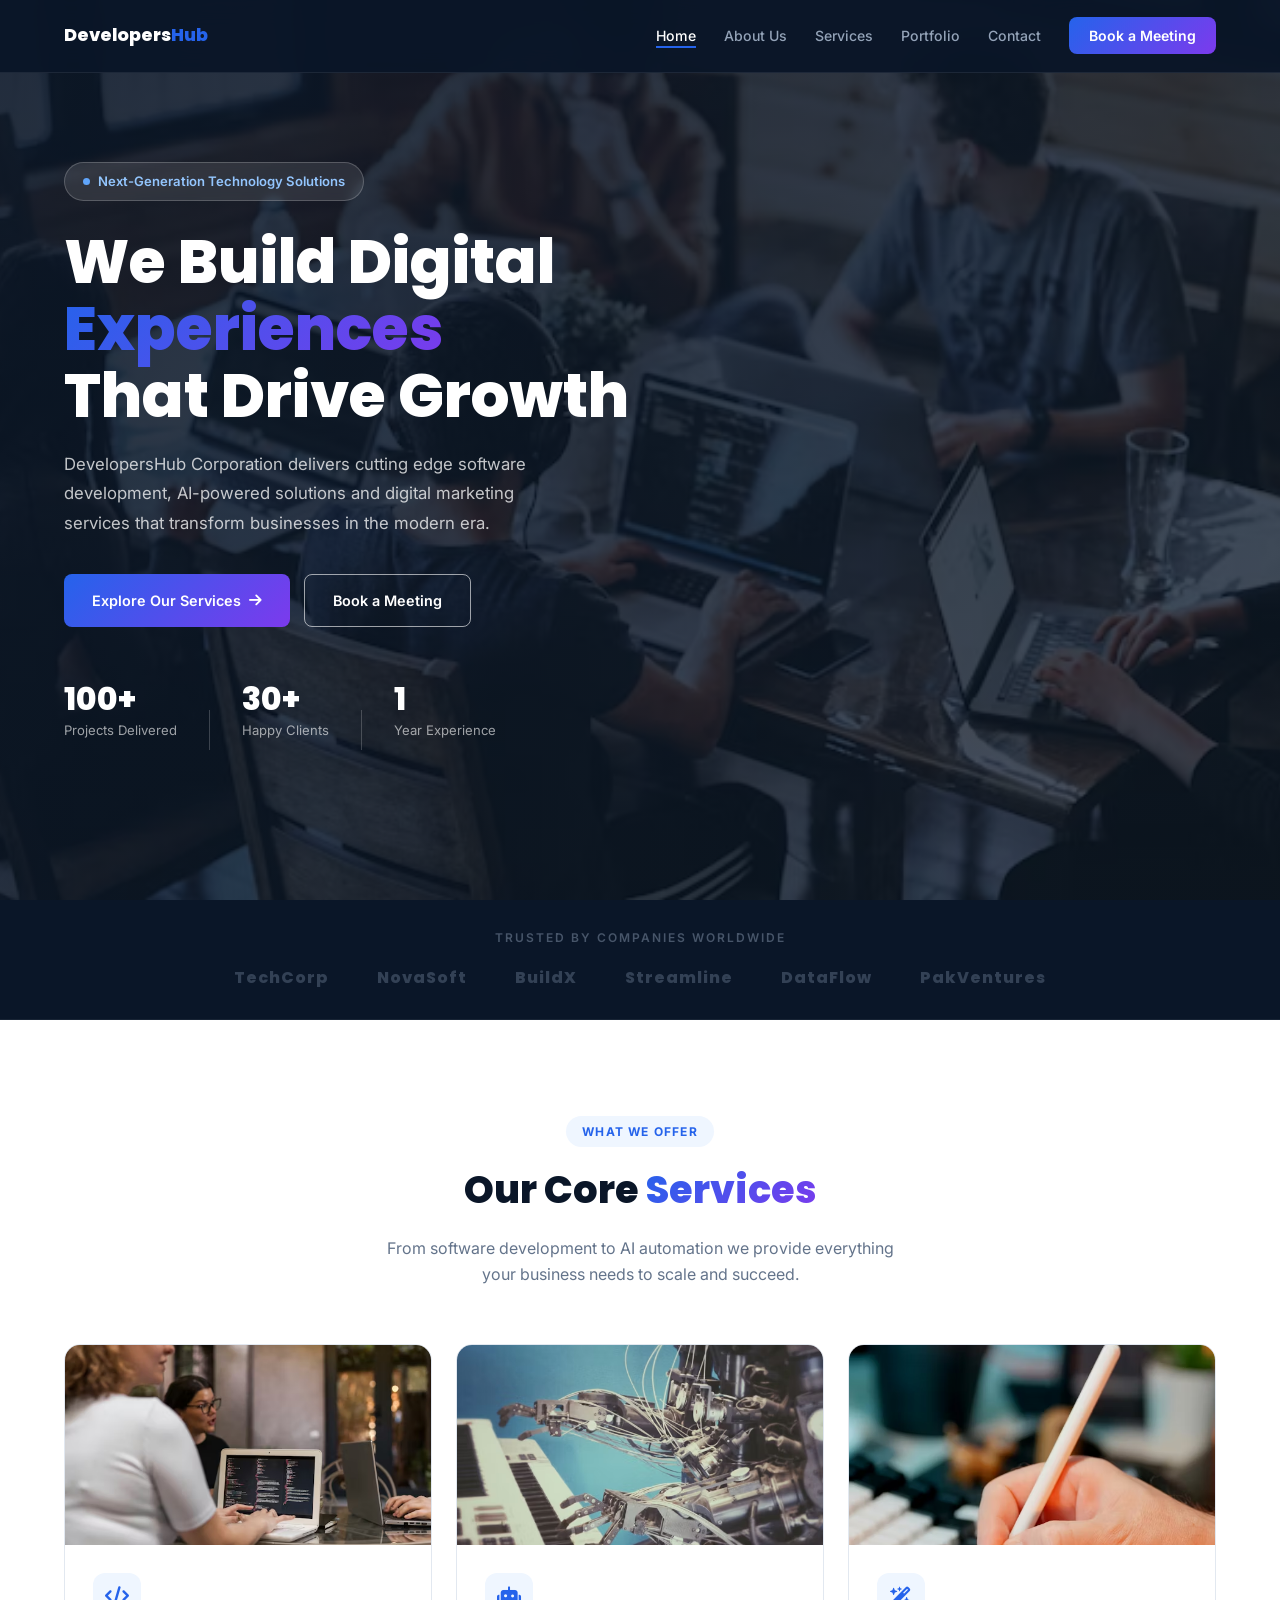
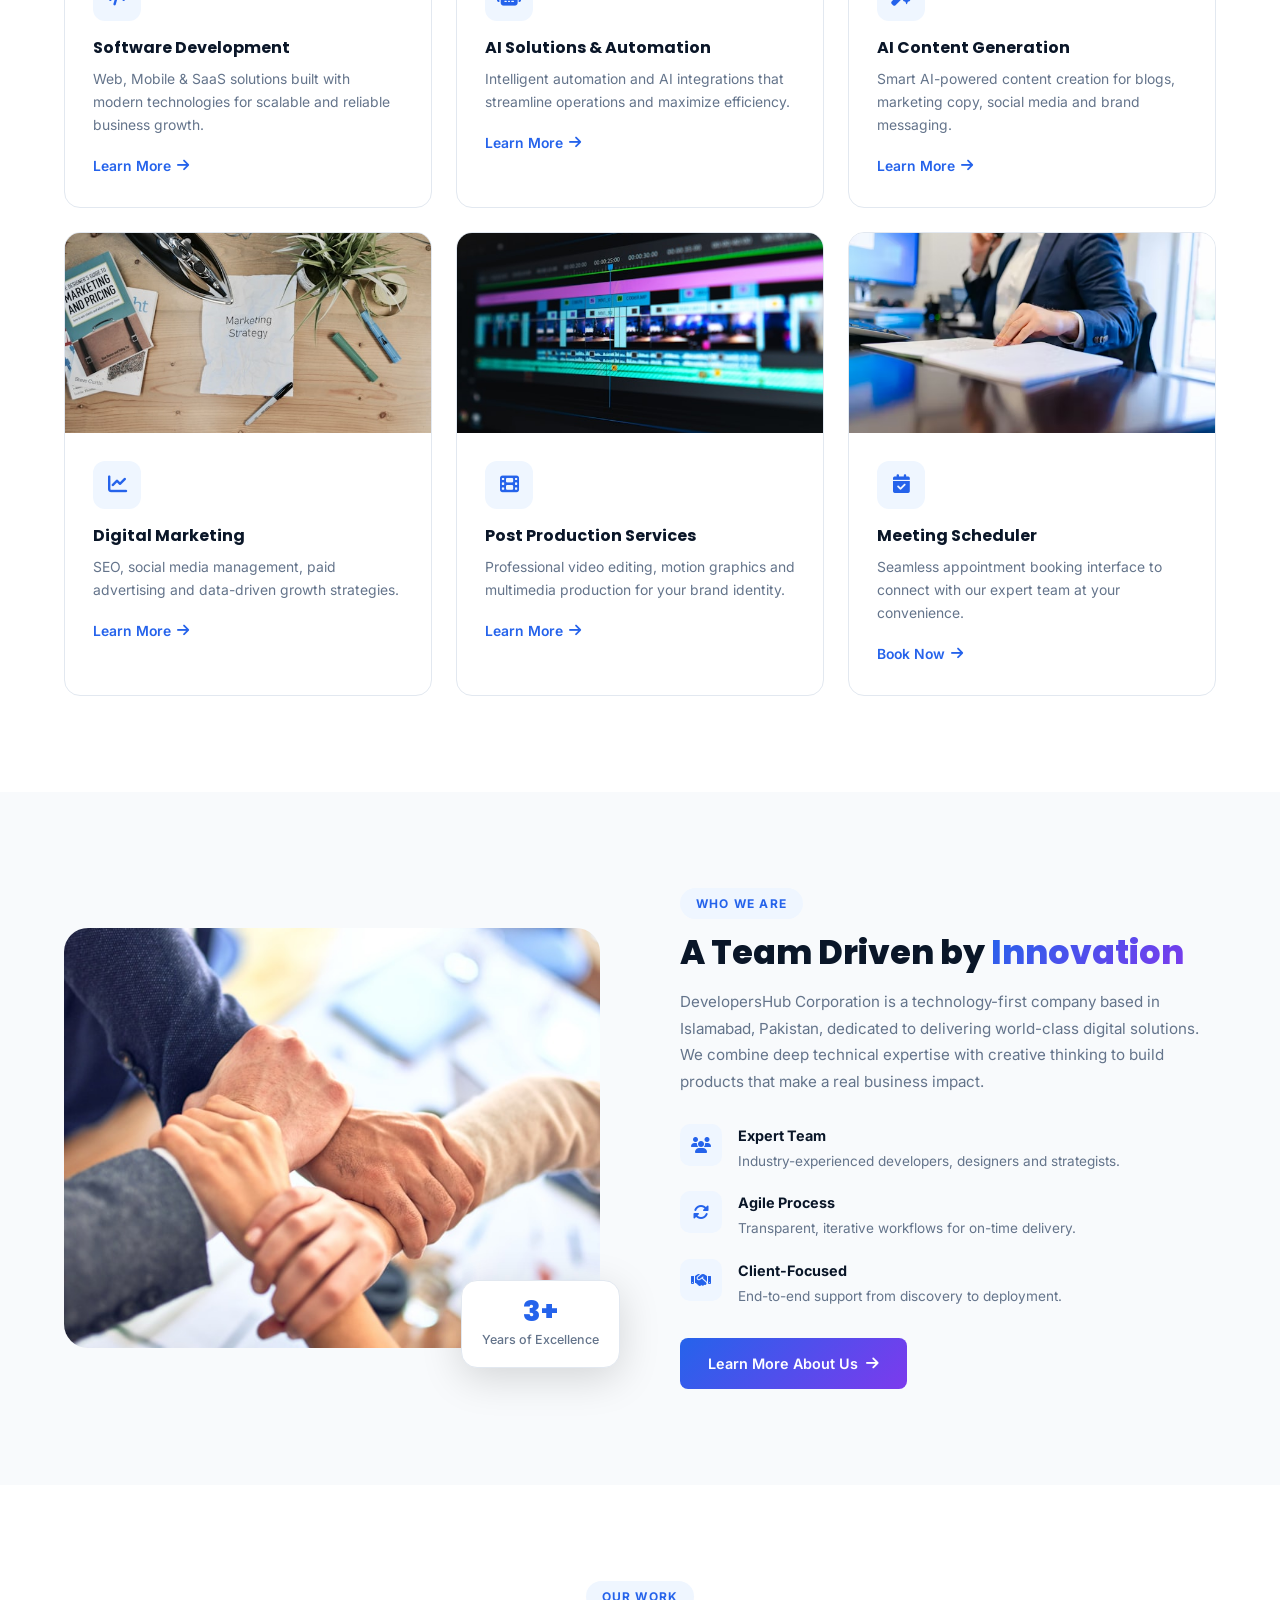
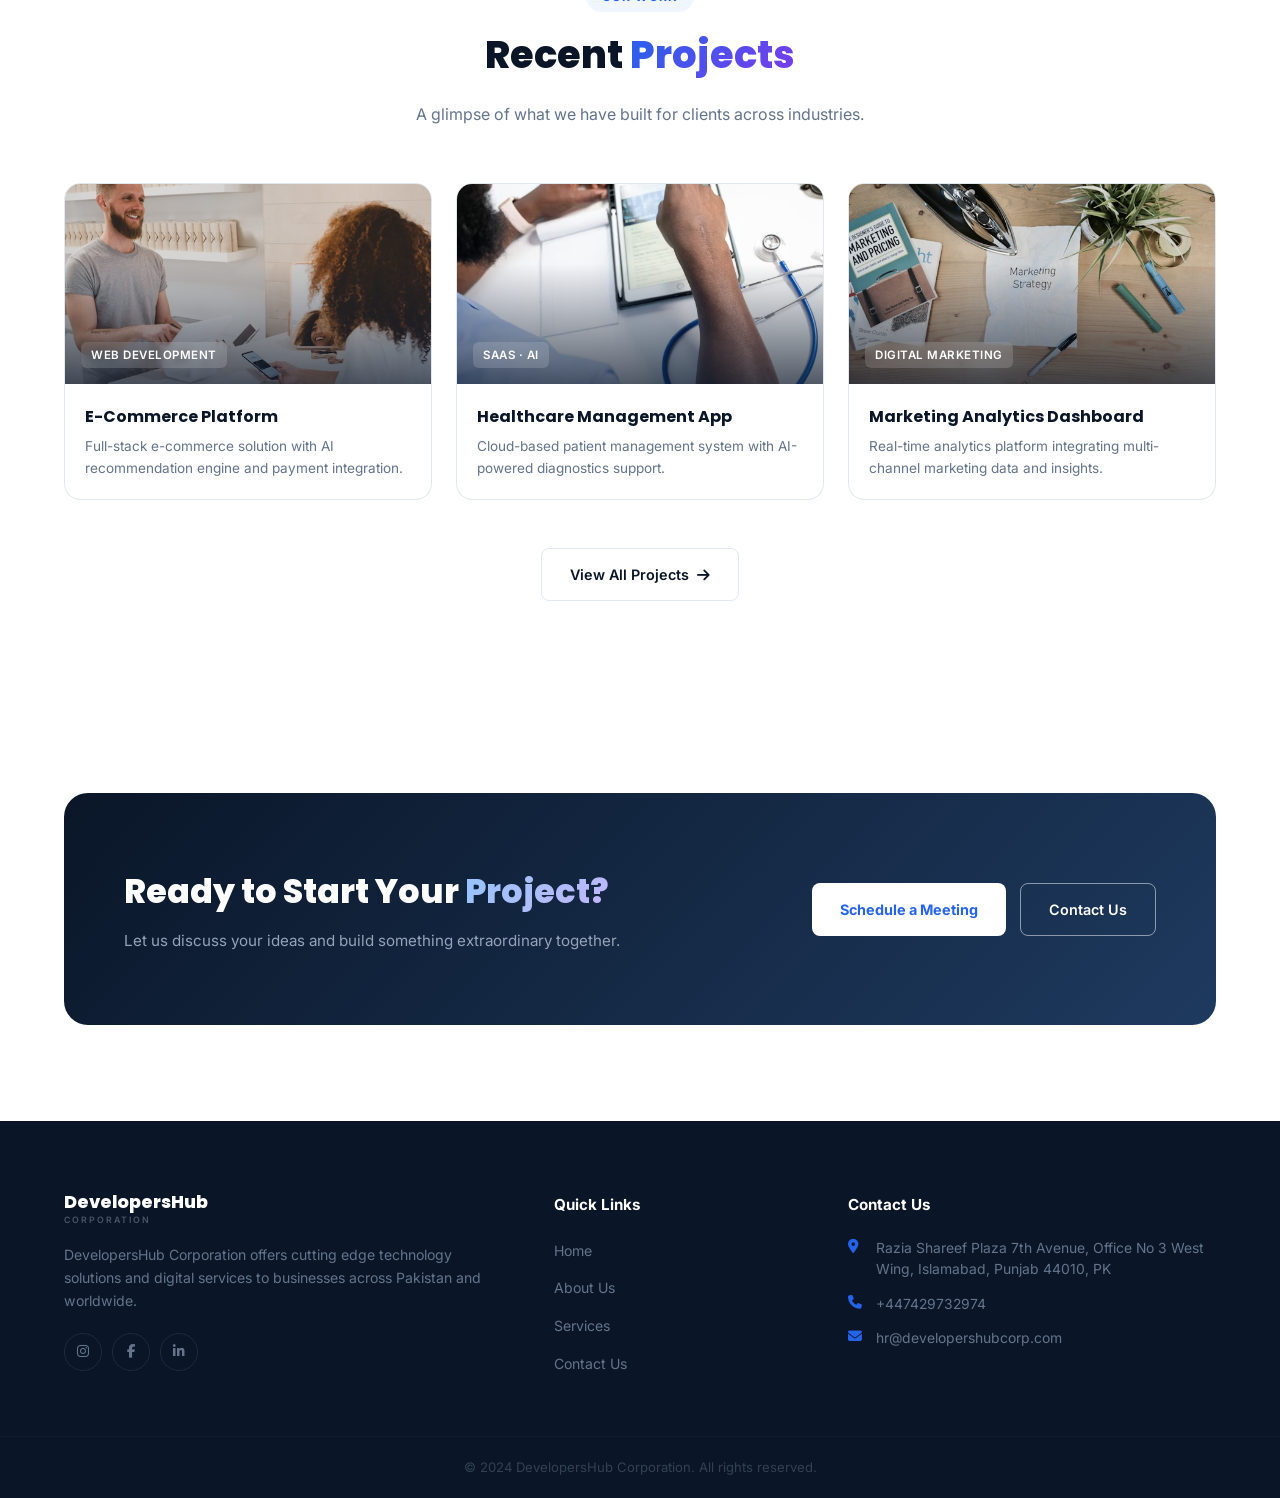
<file: index.html>
<!DOCTYPE html>
<html lang="en">
<head>
  <meta charset="UTF-8" />
  <meta name="viewport" content="width=device-width, initial-scale=1.0"/>
  <meta name="description" content="DevelopersHub Corporation - Leading technology company offering Software Development, AI Solutions, Digital Marketing and more."/>
  <title>DevelopersHub Corporation | Tech & Digital Services</title>
  <link href="https://fonts.googleapis.com/css2?family=Inter:wght@400;500;600;700;800&family=Poppins:wght@600;700;800&display=swap" rel="stylesheet"/>
  <link rel="stylesheet" href="https://cdnjs.cloudflare.com/ajax/libs/font-awesome/6.5.0/css/all.min.css"/>
  <link rel="stylesheet" href="style.css"/>
</head>
<body>

  <nav class="navbar" id="navbar">
    <div class="nav-container">
      <a href="index.html" class="logo">
        Developers<span class="logo-accent">Hub</span>
      </a>
      <ul class="nav-links" id="navLinks">
        <li><a href="index.html" class="active">Home</a></li>
        <li><a href="about.html">About Us</a></li>
        <li><a href="services.html">Services</a></li>
        <li><a href="portfolio.html">Portfolio</a></li>
        <li><a href="contact.html">Contact</a></li>
        <li><a href="booking.html" class="nav-cta">Book a Meeting</a></li>
      </ul>
      <div class="hamburger" id="hamburger">
        <span></span><span></span><span></span>
      </div>
    </div>
  </nav>

  <!-- HERO -->
  <section class="hero">
    <div class="hero-bg">
      <img src="images/hero-bg.jpg" alt="DevelopersHub Team"/>
      <div class="hero-overlay"></div>
    </div>
    <div class="container hero-inner">
      <div class="hero-content">
        <div class="hero-badge">
          <span class="badge-dot"></span>
          Next-Generation Technology Solutions
        </div>
        <h1>We Build Digital <br><span class="gradient-text">Experiences</span><br>That Drive Growth</h1>
        <p>DevelopersHub Corporation delivers cutting edge software development, AI-powered solutions and digital marketing services that transform businesses in the modern era.</p>
        <div class="hero-buttons">
          <a href="services.html" class="btn-primary">Explore Our Services <i class="fa-solid fa-arrow-right"></i></a>
          <a href="booking.html" class="btn-hero-outline">Book a Meeting</a>
        </div>
        <div class="hero-stats">
          <div class="stat">
            <h3>100+</h3>
            <p>Projects Delivered</p>
          </div>
          <div class="stat-divider"></div>
          <div class="stat">
            <h3>30+</h3>
            <p>Happy Clients</p>
          </div>
          <div class="stat-divider"></div>
          <div class="stat">
            <h3>1</h3>
            <p>Year Experience</p>
          </div>
        </div>
      </div>
    </div>
  </section>

  <!-- TRUSTED BY -->
  <section class="trusted-by">
    <div class="container">
      <p class="trusted-label">Trusted by companies worldwide</p>
      <div class="trusted-logos">
        <span>TechCorp</span>
        <span>NovaSoft</span>
        <span>BuildX</span>
        <span>Streamline</span>
        <span>DataFlow</span>
        <span>PakVentures</span>
      </div>
    </div>
  </section>

  <!-- SERVICES -->
  <section class="services-section section-padding" id="services">
    <div class="container">
      <div class="section-header">
        <span class="section-tag">What We Offer</span>
        <h2>Our Core <span class="gradient-text">Services</span></h2>
        <p>From software development to AI automation  we provide everything your business needs to scale and succeed.</p>
      </div>
      <div class="services-grid">
        <div class="service-card">
          <div class="service-img">
            <img src="images/svc-software.jpg" alt="Software Development"/>
          </div>
          <div class="service-body">
            <div class="service-icon-box"><i class="fa-solid fa-code"></i></div>
            <h3>Software Development</h3>
            <p>Web, Mobile & SaaS solutions built with modern technologies for scalable and reliable business growth.</p>
            <a href="services.html" class="card-link">Learn More <i class="fa-solid fa-arrow-right"></i></a>
          </div>
        </div>
        <div class="service-card">
          <div class="service-img">
            <img src="images/ai.jpg" alt="AI Solutions"/>
          </div>
          <div class="service-body">
            <div class="service-icon-box"><i class="fa-solid fa-robot"></i></div>
            <h3>AI Solutions & Automation</h3>
            <p>Intelligent automation and AI integrations that streamline operations and maximize efficiency.</p>
            <a href="services.html" class="card-link">Learn More <i class="fa-solid fa-arrow-right"></i></a>
          </div>
        </div>
        <div class="service-card">
          <div class="service-img">
            <img src="images/content.jpg" alt="AI Content Generation"/>
          </div>
          <div class="service-body">
            <div class="service-icon-box"><i class="fa-solid fa-wand-magic-sparkles"></i></div>
            <h3>AI Content Generation</h3>
            <p>Smart AI-powered content creation for blogs, marketing copy, social media and brand messaging.</p>
            <a href="services.html" class="card-link">Learn More <i class="fa-solid fa-arrow-right"></i></a>
          </div>
        </div>
        <div class="service-card">
          <div class="service-img">
            <img src="images/Markting.jpg" alt="Digital Marketing"/>
          </div>
          <div class="service-body">
            <div class="service-icon-box"><i class="fa-solid fa-chart-line"></i></div>
            <h3>Digital Marketing</h3>
            <p>SEO, social media management, paid advertising and data-driven growth strategies.</p>
            <a href="services.html" class="card-link">Learn More <i class="fa-solid fa-arrow-right"></i></a>
          </div>
        </div>
        <div class="service-card">
          <div class="service-img">
            <img src="images/postpord.jpg" alt="Post Production"/>
          </div>
          <div class="service-body">
            <div class="service-icon-box"><i class="fa-solid fa-film"></i></div>
            <h3>Post Production Services</h3>
            <p>Professional video editing, motion graphics and multimedia production for your brand identity.</p>
            <a href="services.html" class="card-link">Learn More <i class="fa-solid fa-arrow-right"></i></a>
          </div>
        </div>
        <div class="service-card">
          <div class="service-img">
            <img src="images/booking.jpg" alt="Meeting Scheduler"/>
          </div>
          <div class="service-body">
            <div class="service-icon-box"><i class="fa-solid fa-calendar-check"></i></div>
            <h3>Meeting Scheduler</h3>
            <p>Seamless appointment booking interface to connect with our expert team at your convenience.</p>
            <a href="booking.html" class="card-link">Book Now <i class="fa-solid fa-arrow-right"></i></a>
          </div>
        </div>
      </div>
    </div>
  </section>

  <!-- ABOUT PREVIEW -->
  <section class="about-preview section-padding bg-light">
    <div class="container about-grid">
      <div class="about-visual">
        <div class="about-img-box">
          <img src="images/team.jpg" alt="DevelopersHub Team"/>
          <div class="about-exp-badge">
            <strong>3+</strong>
            <span>Years of Excellence</span>
          </div>
        </div>
      </div>
      <div class="about-text">
        <span class="section-tag">Who We Are</span>
        <h2>A Team Driven by <span class="gradient-text">Innovation</span></h2>
        <p>DevelopersHub Corporation is a technology-first company based in Islamabad, Pakistan, dedicated to delivering world-class digital solutions. We combine deep technical expertise with creative thinking to build products that make a real business impact.</p>
        <div class="about-features">
          <div class="about-feature">
            <div class="af-icon"><i class="fa-solid fa-users"></i></div>
            <div>
              <h4>Expert Team</h4>
              <p>Industry-experienced developers, designers and strategists.</p>
            </div>
          </div>
          <div class="about-feature">
            <div class="af-icon"><i class="fa-solid fa-rotate"></i></div>
            <div>
              <h4>Agile Process</h4>
              <p>Transparent, iterative workflows for on-time delivery.</p>
            </div>
          </div>
          <div class="about-feature">
            <div class="af-icon"><i class="fa-solid fa-handshake"></i></div>
            <div>
              <h4>Client-Focused</h4>
              <p>End-to-end support from discovery to deployment.</p>
            </div>
          </div>
        </div>
        <a href="about.html" class="btn-primary">Learn More About Us <i class="fa-solid fa-arrow-right"></i></a>
      </div>
    </div>
  </section>

  <!-- PORTFOLIO PREVIEW -->
  <section class="portfolio-section section-padding">
    <div class="container">
      <div class="section-header">
        <span class="section-tag">Our Work</span>
        <h2>Recent <span class="gradient-text">Projects</span></h2>
        <p>A glimpse of what we have built for clients across industries.</p>
      </div>
      <div class="portfolio-grid">
        <div class="portfolio-card">
          <div class="portfolio-thumb">
            <img src="images/ecomerce.jpg" alt="E-Commerce Platform"/>
            <div class="port-overlay">
              <span class="p-tag">Web Development</span>
            </div>
          </div>
          <div class="portfolio-info">
            <h4>E-Commerce Platform</h4>
            <p>Full-stack e-commerce solution with AI recommendation engine and payment integration.</p>
          </div>
        </div>
        <div class="portfolio-card">
          <div class="portfolio-thumb">
            <img src="images/health.jpg" alt="Healthcare App"/>
            <div class="port-overlay">
              <span class="p-tag">SaaS · AI</span>
            </div>
          </div>
          <div class="portfolio-info">
            <h4>Healthcare Management App</h4>
            <p>Cloud-based patient management system with AI-powered diagnostics support.</p>
          </div>
        </div>
        <div class="portfolio-card">
          <div class="portfolio-thumb">
            <img src="images/Markting.jpg" alt="Marketing Dashboard"/>
            <div class="port-overlay">
              <span class="p-tag">Digital Marketing</span>
            </div>
          </div>
          <div class="portfolio-info">
            <h4>Marketing Analytics Dashboard</h4>
            <p>Real-time analytics platform integrating multi-channel marketing data and insights.</p>
          </div>
        </div>
      </div>
      <div class="center-btn">
        <a href="portfolio.html" class="btn-outline-dark">View All Projects <i class="fa-solid fa-arrow-right"></i></a>
      </div>
    </div>
  </section>

  <!-- CTA -->
  <section class="cta-section section-padding">
    <div class="container">
      <div class="cta-box">
        <div class="cta-text">
          <h2>Ready to Start Your <span class="gradient-text-light">Project?</span></h2>
          <p>Let us discuss your ideas and build something extraordinary together.</p>
        </div>
        <div class="cta-actions">
          <a href="booking.html" class="btn-white">Schedule a Meeting</a>
          <a href="contact.html" class="btn-outline-white">Contact Us</a>
        </div>
      </div>
    </div>
  </section>

  <!-- FOOTER -->
  <footer class="footer">
    <div class="container footer-grid">
      <div class="footer-brand">
        <a href="index.html" class="footer-logo">
          <div>
            <span class="footer-logo-text">DevelopersHub</span>
            <span class="footer-logo-sub">CORPORATION</span>
          </div>
        </a>
        <p>DevelopersHub Corporation offers cutting edge technology solutions and digital services to businesses across Pakistan and worldwide.</p>
        <div class="social-links">
          <a href="#"><i class="fa-brands fa-instagram"></i></a>
          <a href="#"><i class="fa-brands fa-facebook-f"></i></a>
          <a href="#"><i class="fa-brands fa-linkedin-in"></i></a>
        </div>
      </div>
      <div class="footer-links">
        <h4>Quick Links</h4>
        <ul>
          <li><a href="index.html">Home</a></li>
          <li><a href="about.html">About Us</a></li>
          <li><a href="services.html">Services</a></li>
          <li><a href="contact.html">Contact Us</a></li>
        </ul>
      </div>
      <div class="footer-contact">
        <h4>Contact Us</h4>
        <div class="footer-contact-items">
          <div class="footer-contact-item">
            <i class="fa-solid fa-location-dot"></i>
            <span>Razia Shareef Plaza 7th Avenue, Office No 3 West Wing, Islamabad, Punjab 44010, PK</span>
          </div>
          <div class="footer-contact-item">
            <i class="fa-solid fa-phone"></i>
            <span>+447429732974</span>
          </div>
          <div class="footer-contact-item">
            <i class="fa-solid fa-envelope"></i>
            <span>hr@developershubcorp.com</span>
          </div>
        </div>
      </div>
    </div>
    <div class="footer-bottom">
      <p>&copy; 2024 DevelopersHub Corporation. All rights reserved.</p>
    </div>
  </footer>

  <script src="main.js"></script>
</body>
</html>
</file>
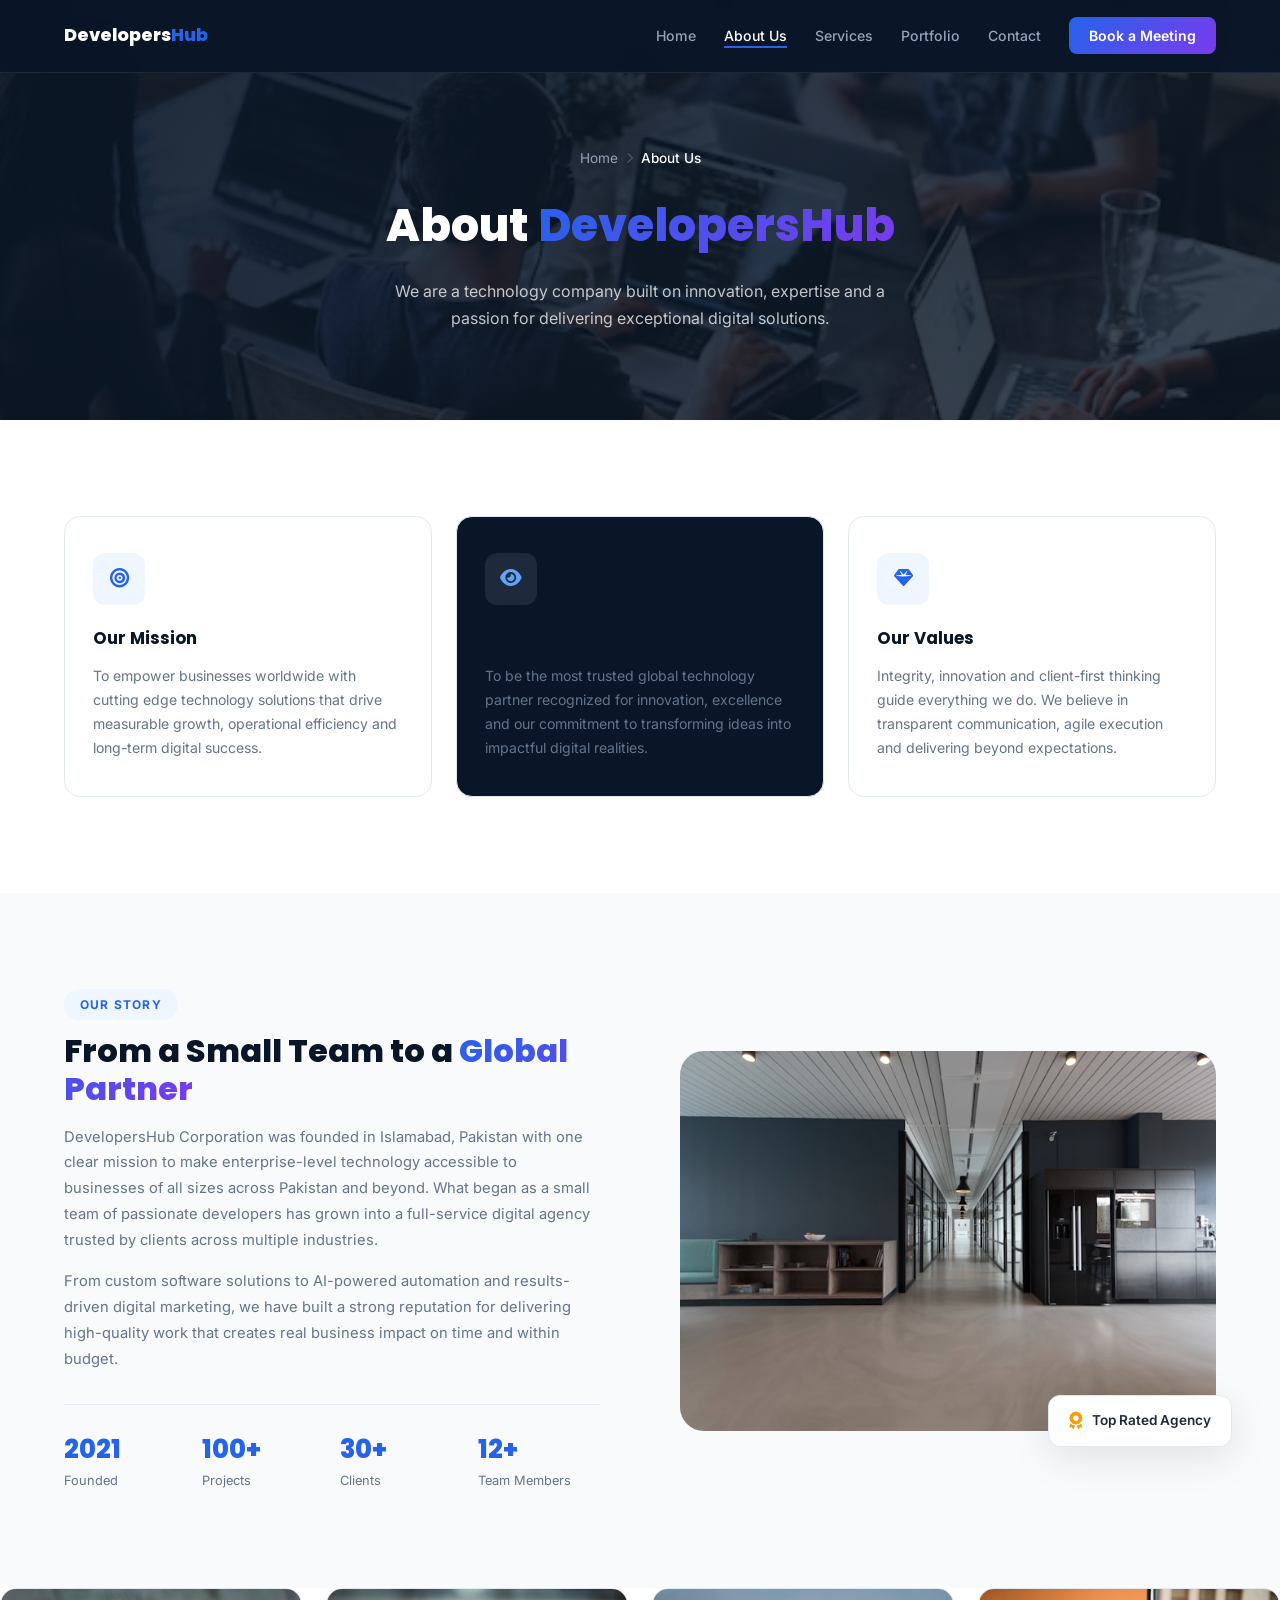
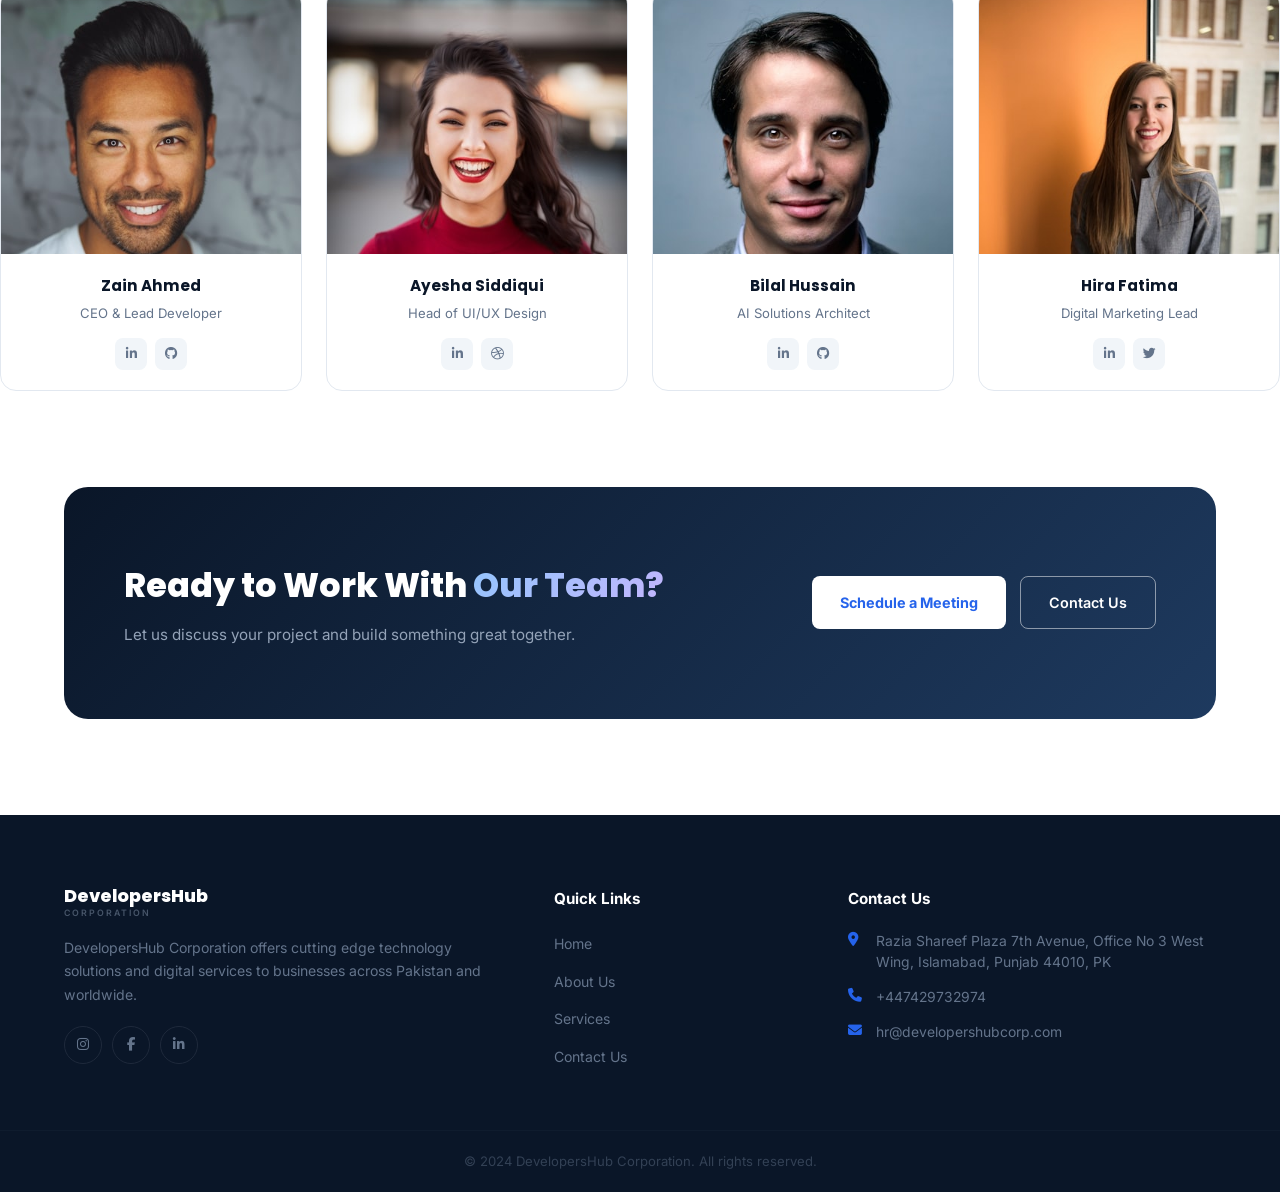
<file: about.html>
<!DOCTYPE html>
<html lang="en">
<head>
  <meta charset="UTF-8"/>
  <meta name="viewport" content="width=device-width, initial-scale=1.0"/>
  <meta name="description" content="About DevelopersHub Corporation - Our story, mission, values and expert team."/>
  <title>About Us | DevelopersHub Corporation</title>
  <link href="https://fonts.googleapis.com/css2?family=Inter:wght@400;500;600;700;800&family=Poppins:wght@600;700;800&display=swap" rel="stylesheet"/>
  <link rel="stylesheet" href="https://cdnjs.cloudflare.com/ajax/libs/font-awesome/6.5.0/css/all.min.css"/>
  <link rel="stylesheet" href="style.css"/>
</head>
<body>

  <nav class="navbar" id="navbar">
    <div class="nav-container">
      <a href="index.html" class="logo">
        Developers<span class="logo-accent">Hub</span>
      </a>
      <ul class="nav-links" id="navLinks">
        <li><a href="index.html">Home</a></li>
        <li><a href="about.html" class="active">About Us</a></li>
        <li><a href="services.html">Services</a></li>
        <li><a href="portfolio.html">Portfolio</a></li>
        <li><a href="contact.html">Contact</a></li>
        <li><a href="booking.html" class="nav-cta">Book a Meeting</a></li>
      </ul>
      <div class="hamburger" id="hamburger">
        <span></span><span></span><span></span>
      </div>
    </div>
  </nav>

  <!-- PAGE HERO WITH BG IMAGE -->
  <section class="page-hero-img">
    <img src="images/hero-bg.jpg" alt="About Us"/>
    <div class="phi-overlay"></div>
    <div class="phi-content container">
      <div class="breadcrumb">
        <a href="index.html">Home</a>
        <i class="fa-solid fa-chevron-right"></i>
        <span>About Us</span>
      </div>
      <h1>About <span class="gradient-text">DevelopersHub</span></h1>
      <p>We are a technology company built on innovation, expertise and a passion for delivering exceptional digital solutions.</p>
    </div>
  </section>

  <!-- MISSION / VISION / VALUES -->
  <section class="section-padding">
    <div class="container about-mv-grid">
      <div class="mv-card">
        <div class="mv-icon"><i class="fa-solid fa-bullseye"></i></div>
        <h3>Our Mission</h3>
        <p>To empower businesses worldwide with cutting edge technology solutions that drive measurable growth, operational efficiency and long-term digital success.</p>
      </div>
      <div class="mv-card mv-card-dark">
        <div class="mv-icon light"><i class="fa-solid fa-eye"></i></div>
        <h3>Our Vision</h3>
        <p>To be the most trusted global technology partner  recognized for innovation, excellence and our commitment to transforming ideas into impactful digital realities.</p>
      </div>
      <div class="mv-card">
        <div class="mv-icon"><i class="fa-solid fa-gem"></i></div>
        <h3>Our Values</h3>
        <p>Integrity, innovation and client-first thinking guide everything we do. We believe in transparent communication, agile execution and delivering beyond expectations.</p>
      </div>
    </div>
  </section>

  <!-- COMPANY STORY -->
  <section class="section-padding bg-light">
    <div class="container story-grid">
      <div class="story-text">
        <span class="section-tag">Our Story</span>
        <h2>From a Small Team to a <span class="gradient-text">Global Partner</span></h2>
        <p>DevelopersHub Corporation was founded in Islamabad, Pakistan with one clear mission  to make enterprise-level technology accessible to businesses of all sizes across Pakistan and beyond. What began as a small team of passionate developers has grown into a full-service digital agency trusted by clients across multiple industries.</p>
        <p>From custom software solutions to AI-powered automation and results-driven digital marketing, we have built a strong reputation for delivering high-quality work that creates real business impact on time and within budget.</p>
        <div class="story-stats">
          <div class="s-stat"><strong>2021</strong><span>Founded</span></div>
          <div class="s-stat"><strong>100+</strong><span>Projects</span></div>
          <div class="s-stat"><strong>30+</strong><span>Clients</span></div>
          <div class="s-stat"><strong>12+</strong><span>Team Members</span></div>
        </div>
      </div>
      <div class="story-visual">
        <div class="story-img-box">
          <img src="images/story-img.jpg" alt="Our Story"/>
        </div>
        <div class="story-badge">
          <i class="fa-solid fa-award"></i>
          <span>Top Rated Agency</span>
        </div>
      </div>
    </div>
  </section>
  <!-- TEAM -->
  <div class="team-grid">
  <div class="team-card">
    <div class="team-avatar-img">
      <img src="images/team-1.jpg" alt="Zain Ahmed"/>
    </div>
    <div class="team-info">
      <h4>Zain Ahmed</h4>
      <p>CEO & Lead Developer</p>
      <div class="team-socials">
        <a href="#"><i class="fa-brands fa-linkedin-in"></i></a>
        <a href="#"><i class="fa-brands fa-github"></i></a>
      </div>
    </div>
  </div>
  <div class="team-card">
    <div class="team-avatar-img">
      <img src="images/team-2.jpg" alt="Ayesha Siddiqui"/>
    </div>
    <div class="team-info">
      <h4>Ayesha Siddiqui</h4>
      <p>Head of UI/UX Design</p>
      <div class="team-socials">
        <a href="#"><i class="fa-brands fa-linkedin-in"></i></a>
        <a href="#"><i class="fa-brands fa-dribbble"></i></a>
      </div>
    </div>
  </div>
  <div class="team-card">
    <div class="team-avatar-img">
      <img src="images/team-3.jpg" alt="Bilal Hussain"/>
    </div>
    <div class="team-info">
      <h4>Bilal Hussain</h4>
      <p>AI Solutions Architect</p>
      <div class="team-socials">
        <a href="#"><i class="fa-brands fa-linkedin-in"></i></a>
        <a href="#"><i class="fa-brands fa-github"></i></a>
      </div>
    </div>
  </div>
  <div class="team-card">
    <div class="team-avatar-img">
      <img src="images/team-4.jpg" alt="Hira Fatima"/>
    </div>
    <div class="team-info">
      <h4>Hira Fatima</h4>
      <p>Digital Marketing Lead</p>
      <div class="team-socials">
        <a href="#"><i class="fa-brands fa-linkedin-in"></i></a>
        <a href="#"><i class="fa-brands fa-twitter"></i></a>
      </div>
    </div>
  </div>
</div>

  <!-- CTA -->
  <section class="cta-section section-padding">
    <div class="container">
      <div class="cta-box">
        <div class="cta-text">
          <h2>Ready to Work With <span class="gradient-text-light">Our Team?</span></h2>
          <p>Let us discuss your project and build something great together.</p>
        </div>
        <div class="cta-actions">
          <a href="booking.html" class="btn-white">Schedule a Meeting</a>
          <a href="contact.html" class="btn-outline-white">Contact Us</a>
        </div>
      </div>
    </div>
  </section>

  <!-- FOOTER -->
  <footer class="footer">
    <div class="container footer-grid">
      <div class="footer-brand">
        <a href="index.html" class="footer-logo">
          <div>
            <span class="footer-logo-text">DevelopersHub</span>
            <span class="footer-logo-sub">CORPORATION</span>
          </div>
        </a>
        <p>DevelopersHub Corporation offers cutting edge technology solutions and digital services to businesses across Pakistan and worldwide.</p>
        <div class="social-links">
          <a href="#"><i class="fa-brands fa-instagram"></i></a>
          <a href="#"><i class="fa-brands fa-facebook-f"></i></a>
          <a href="#"><i class="fa-brands fa-linkedin-in"></i></a>
        </div>
      </div>
      <div class="footer-links">
        <h4>Quick Links</h4>
        <ul>
          <li><a href="index.html">Home</a></li>
          <li><a href="about.html">About Us</a></li>
          <li><a href="services.html">Services</a></li>
          <li><a href="contact.html">Contact Us</a></li>
        </ul>
      </div>
      <div class="footer-contact">
        <h4>Contact Us</h4>
        <div class="footer-contact-items">
          <div class="footer-contact-item">
            <i class="fa-solid fa-location-dot"></i>
            <span>Razia Shareef Plaza 7th Avenue, Office No 3 West Wing, Islamabad, Punjab 44010, PK</span>
          </div>
          <div class="footer-contact-item">
            <i class="fa-solid fa-phone"></i>
            <span>+447429732974</span>
          </div>
          <div class="footer-contact-item">
            <i class="fa-solid fa-envelope"></i>
            <span>hr@developershubcorp.com</span>
          </div>
        </div>
      </div>
    </div>
    <div class="footer-bottom">
      <p>&copy; 2024 DevelopersHub Corporation. All rights reserved.</p>
    </div>
  </footer>

  <script src="main.js"></script>
</body>
</html>
</file>
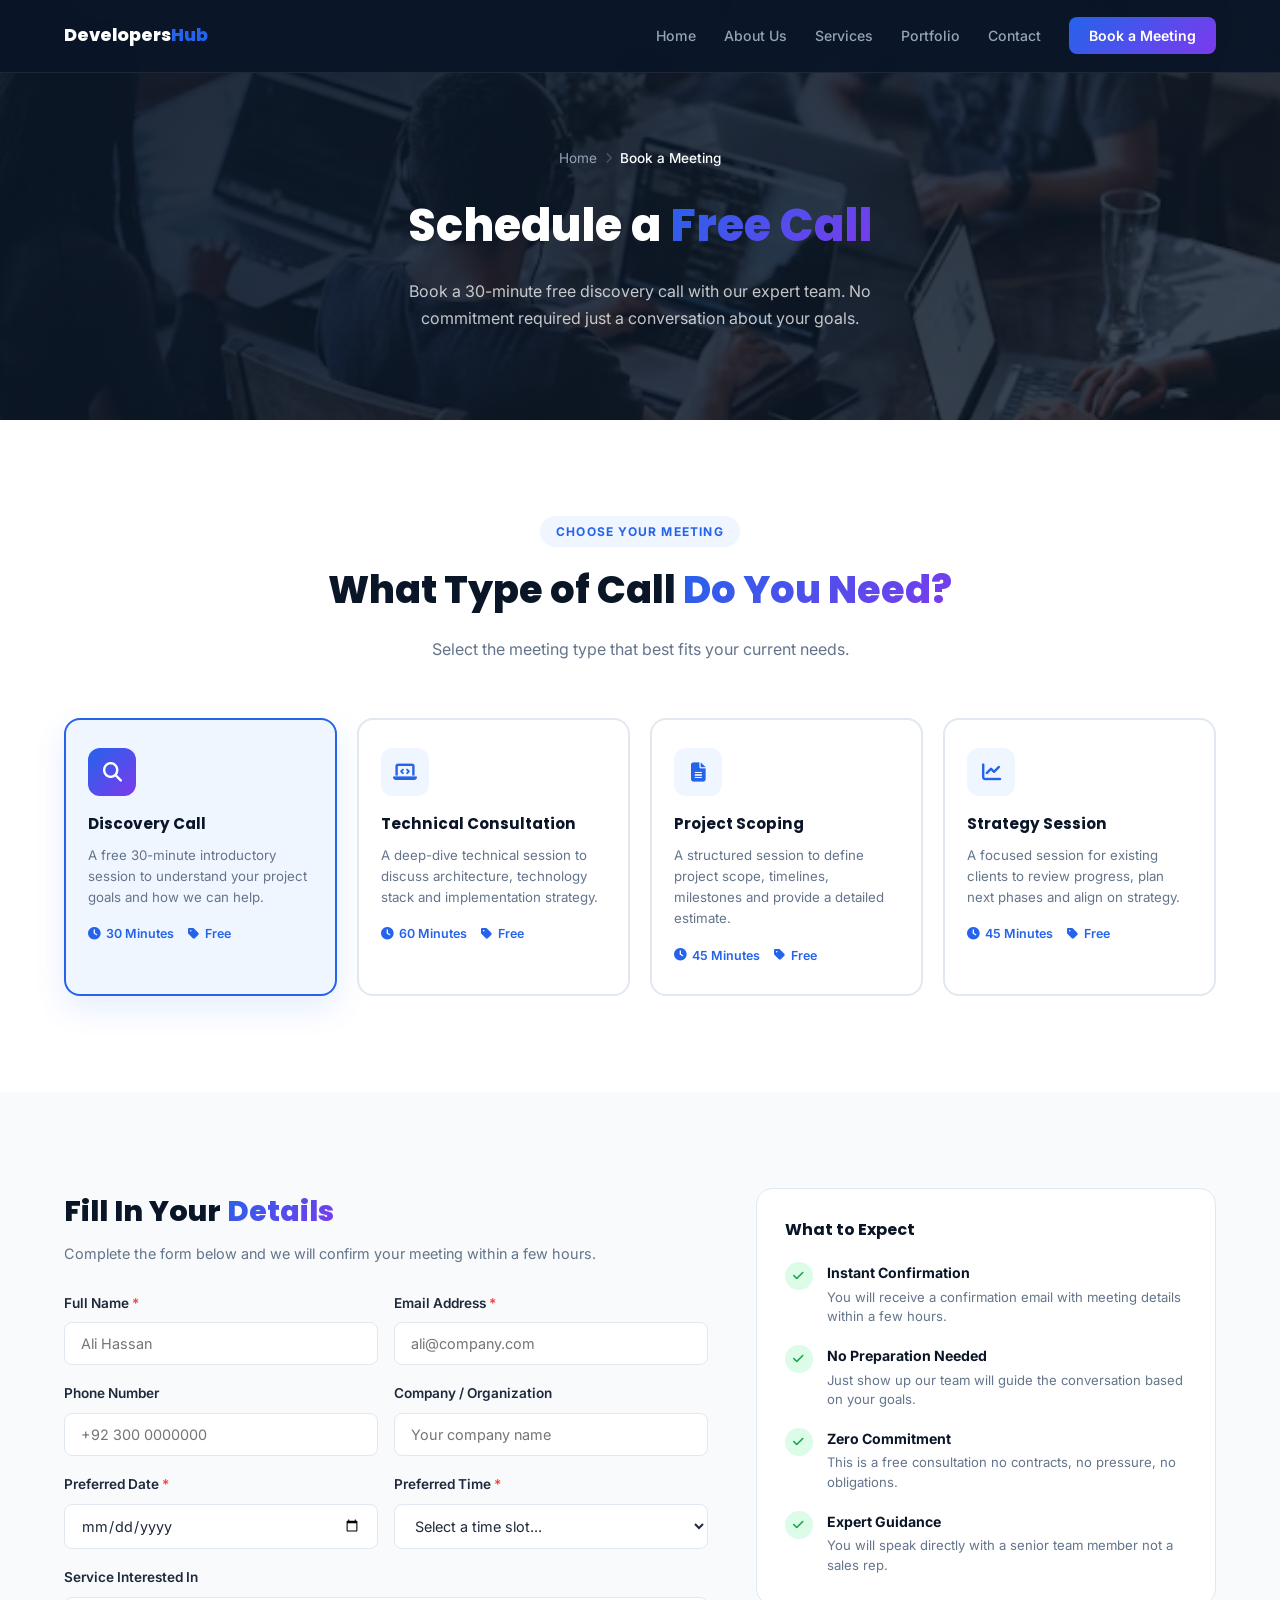
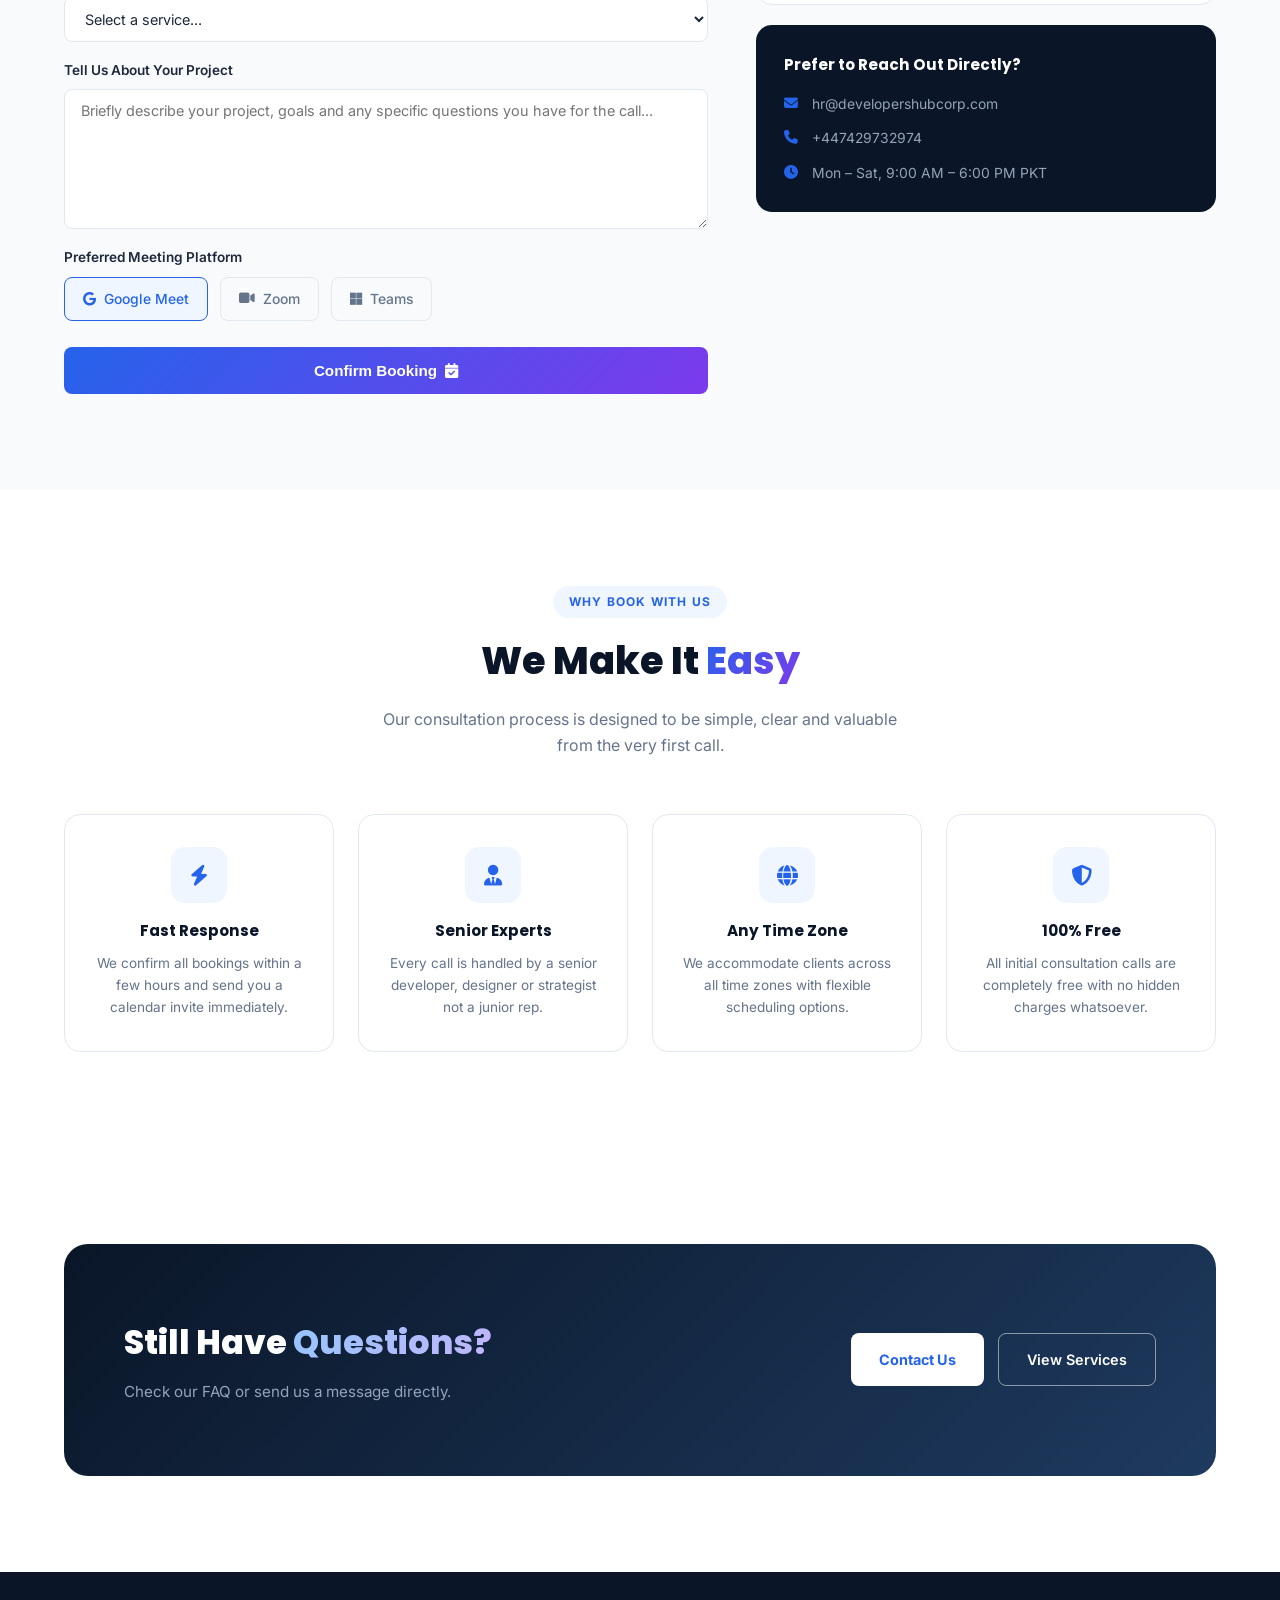
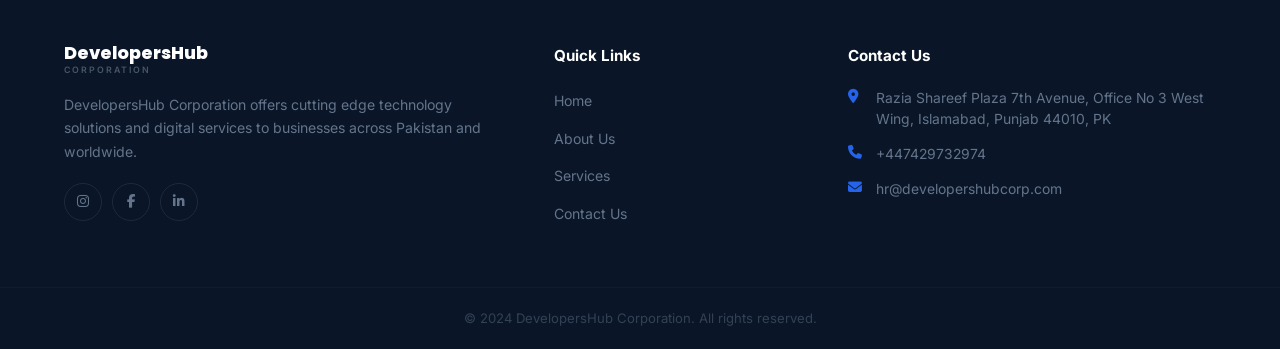
<file: booking.html>
<!DOCTYPE html>
<html lang="en">
<head>
  <meta charset="UTF-8"/>
  <meta name="viewport" content="width=device-width, initial-scale=1.0"/>
  <meta name="description" content="Book a meeting with DevelopersHub Corporation - Schedule a free discovery call with our expert team."/>
  <title>Book a Meeting | DevelopersHub Corporation</title>
  <link href="https://fonts.googleapis.com/css2?family=Inter:wght@400;500;600;700;800&family=Poppins:wght@600;700;800&display=swap" rel="stylesheet"/>
  <link rel="stylesheet" href="https://cdnjs.cloudflare.com/ajax/libs/font-awesome/6.5.0/css/all.min.css"/>
  <link rel="stylesheet" href="style.css"/>
</head>
<body>

  <nav class="navbar" id="navbar">
    <div class="nav-container">
      <a href="index.html" class="logo">
       Developers<span class="logo-accent">Hub</span>
      </a>
      <ul class="nav-links" id="navLinks">
        <li><a href="index.html">Home</a></li>
        <li><a href="about.html">About Us</a></li>
        <li><a href="services.html">Services</a></li>
        <li><a href="portfolio.html">Portfolio</a></li>
        <li><a href="contact.html">Contact</a></li>
        <li><a href="booking.html" class="nav-cta">Book a Meeting</a></li>
      </ul>
      <div class="hamburger" id="hamburger">
        <span></span><span></span><span></span>
      </div>
    </div>
  </nav>

  <!-- PAGE HERO WITH BG IMAGE -->
  <section class="page-hero-img">
    <img src="images/hero-bg.jpg" alt="Book a Meeting"/>
    <div class="phi-overlay"></div>
    <div class="phi-content container">
      <div class="breadcrumb">
        <a href="index.html">Home</a>
        <i class="fa-solid fa-chevron-right"></i>
        <span>Book a Meeting</span>
      </div>
      <h1>Schedule a <span class="gradient-text">Free Call</span></h1>
      <p>Book a 30-minute free discovery call with our expert team. No commitment required just a conversation about your goals.</p>
    </div>
  </section>

  <!-- MEETING TYPES -->
  <section class="section-padding">
    <div class="container">
      <div class="section-header">
        <span class="section-tag">Choose Your Meeting</span>
        <h2>What Type of Call <span class="gradient-text">Do You Need?</span></h2>
        <p>Select the meeting type that best fits your current needs.</p>
      </div>
      <div class="meeting-types-grid">
        <div class="meeting-type-card active-meeting" id="mt1" onclick="selectMeeting(this, 'Discovery Call')">
          <div class="mt-icon"><i class="fa-solid fa-magnifying-glass"></i></div>
          <h3>Discovery Call</h3>
          <p>A free 30-minute introductory session to understand your project goals and how we can help.</p>
          <div class="mt-meta">
            <span><i class="fa-solid fa-clock"></i> 30 Minutes</span>
            <span><i class="fa-solid fa-tag"></i> Free</span>
          </div>
        </div>
        <div class="meeting-type-card" id="mt2" onclick="selectMeeting(this, 'Technical Consultation')">
          <div class="mt-icon"><i class="fa-solid fa-laptop-code"></i></div>
          <h3>Technical Consultation</h3>
          <p>A deep-dive technical session to discuss architecture, technology stack and implementation strategy.</p>
          <div class="mt-meta">
            <span><i class="fa-solid fa-clock"></i> 60 Minutes</span>
            <span><i class="fa-solid fa-tag"></i> Free</span>
          </div>
        </div>
        <div class="meeting-type-card" id="mt3" onclick="selectMeeting(this, 'Project Scoping')">
          <div class="mt-icon"><i class="fa-solid fa-file-lines"></i></div>
          <h3>Project Scoping</h3>
          <p>A structured session to define project scope, timelines, milestones and provide a detailed estimate.</p>
          <div class="mt-meta">
            <span><i class="fa-solid fa-clock"></i> 45 Minutes</span>
            <span><i class="fa-solid fa-tag"></i> Free</span>
          </div>
        </div>
        <div class="meeting-type-card" id="mt4" onclick="selectMeeting(this, 'Strategy Session')">
          <div class="mt-icon"><i class="fa-solid fa-chart-line"></i></div>
          <h3>Strategy Session</h3>
          <p>A focused session for existing clients to review progress, plan next phases and align on strategy.</p>
          <div class="mt-meta">
            <span><i class="fa-solid fa-clock"></i> 45 Minutes</span>
            <span><i class="fa-solid fa-tag"></i> Free</span>
          </div>
        </div>
      </div>
    </div>
  </section>

  <!-- BOOKING FORM -->
  <section class="section-padding bg-light">
    <div class="container booking-main-grid">
      <div class="booking-form-box">
        <h2>Fill In Your <span class="gradient-text">Details</span></h2>
        <p>Complete the form below and we will confirm your meeting within a few hours.</p>

        <div class="form-success" id="bookingSuccess">
          <i class="fa-solid fa-circle-check"></i>
          <span>Your meeting has been booked successfully! We will send a confirmation to your email shortly.</span>
        </div>
        <div class="form-error" id="bookingError">
          <i class="fa-solid fa-circle-exclamation"></i>
          <span>Please fill in all required fields.</span>
        </div>

        <form id="bookingForm" action="https://formspree.io/f/YOUR_FORM_ID" method="POST" novalidate>
          <input type="hidden" id="meetingType" name="meeting_type" value="Discovery Call"/>

          <div class="form-row">
            <div class="form-group">
              <label for="bName">Full Name <span class="required">*</span></label>
              <input type="text" id="bName" name="name" placeholder="Ali Hassan" required/>
            </div>
            <div class="form-group">
              <label for="bEmail">Email Address <span class="required">*</span></label>
              <input type="email" id="bEmail" name="email" placeholder="ali@company.com" required/>
            </div>
          </div>
          <div class="form-row">
            <div class="form-group">
              <label for="bPhone">Phone Number</label>
              <input type="tel" id="bPhone" name="phone" placeholder="+92 300 0000000"/>
            </div>
            <div class="form-group">
              <label for="bCompany">Company / Organization</label>
              <input type="text" id="bCompany" name="company" placeholder="Your company name"/>
            </div>
          </div>
          <div class="form-row">
            <div class="form-group">
              <label for="bDate">Preferred Date <span class="required">*</span></label>
              <input type="date" id="bDate" name="preferred_date" required/>
            </div>
            <div class="form-group">
              <label for="bTime">Preferred Time <span class="required">*</span></label>
              <select id="bTime" name="preferred_time" required>
                <option value="">Select a time slot...</option>
                <option value="09:00">09:00 AM</option>
                <option value="10:00">10:00 AM</option>
                <option value="11:00">11:00 AM</option>
                <option value="12:00">12:00 PM</option>
                <option value="13:00">01:00 PM</option>
                <option value="14:00">02:00 PM</option>
                <option value="15:00">03:00 PM</option>
                <option value="16:00">04:00 PM</option>
                <option value="17:00">05:00 PM</option>
              </select>
            </div>
          </div>
          <div class="form-group">
            <label for="bService">Service Interested In</label>
            <select id="bService" name="service">
              <option value="">Select a service...</option>
              <option value="software">Software Development</option>
              <option value="ai">AI Solutions & Automation</option>
              <option value="content">AI Content Generation</option>
              <option value="marketing">Digital Marketing</option>
              <option value="postprod">Post Production Services</option>
              <option value="other">Other / Not Sure Yet</option>
            </select>
          </div>
          <div class="form-group">
            <label for="bMessage">Tell Us About Your Project</label>
            <textarea id="bMessage" name="message" rows="5" placeholder="Briefly describe your project, goals and any specific questions you have for the call..."></textarea>
          </div>
          <div class="form-group">
            <label>Preferred Meeting Platform</label>
            <div class="platform-options">
              <label class="platform-option">
                <input type="radio" name="platform" value="Google Meet" checked/>
                <span><i class="fa-brands fa-google"></i> Google Meet</span>
              </label>
              <label class="platform-option">
                <input type="radio" name="platform" value="Zoom"/>
                <span><i class="fa-solid fa-video"></i> Zoom</span>
              </label>
              <label class="platform-option">
                <input type="radio" name="platform" value="Microsoft Teams"/>
                <span><i class="fa-brands fa-microsoft"></i> Teams</span>
              </label>
            </div>
          </div>
          <button type="submit" class="btn-primary form-submit-btn">
            Confirm Booking <i class="fa-solid fa-calendar-check"></i>
          </button>
        </form>
      </div>

      <div class="booking-side">
        <div class="booking-info-box">
          <h4>What to Expect</h4>
          <ul class="booking-expect-list">
            <li>
              <div class="bel-icon"><i class="fa-solid fa-check"></i></div>
              <div>
                <strong>Instant Confirmation</strong>
                <p>You will receive a confirmation email with meeting details within a few hours.</p>
              </div>
            </li>
            <li>
              <div class="bel-icon"><i class="fa-solid fa-check"></i></div>
              <div>
                <strong>No Preparation Needed</strong>
                <p>Just show up our team will guide the conversation based on your goals.</p>
              </div>
            </li>
            <li>
              <div class="bel-icon"><i class="fa-solid fa-check"></i></div>
              <div>
                <strong>Zero Commitment</strong>
                <p>This is a free consultation  no contracts, no pressure, no obligations.</p>
              </div>
            </li>
            <li>
              <div class="bel-icon"><i class="fa-solid fa-check"></i></div>
              <div>
                <strong>Expert Guidance</strong>
                <p>You will speak directly with a senior team member  not a sales rep.</p>
              </div>
            </li>
          </ul>
        </div>
        <div class="booking-contact-box">
          <h4>Prefer to Reach Out Directly?</h4>
          <a href="mailto:hr@developershubcorp.com" class="bc-link">
            <i class="fa-solid fa-envelope"></i>
            <span>hr@developershubcorp.com</span>
          </a>
          <a href="tel:+447429732974" class="bc-link">
            <i class="fa-solid fa-phone"></i>
            <span>+447429732974</span>
          </a>
          <div class="bc-hours">
            <i class="fa-solid fa-clock"></i>
            <span>Mon – Sat, 9:00 AM – 6:00 PM PKT</span>
          </div>
        </div>
      </div>
    </div>
  </section>

  <!-- WHY BOOK -->
  <section class="section-padding">
    <div class="container">
      <div class="section-header">
        <span class="section-tag">Why Book With Us</span>
        <h2>We Make It <span class="gradient-text">Easy</span></h2>
        <p>Our consultation process is designed to be simple, clear and valuable from the very first call.</p>
      </div>
      <div class="why-book-grid">
        <div class="wb-card">
          <div class="wb-icon"><i class="fa-solid fa-bolt"></i></div>
          <h3>Fast Response</h3>
          <p>We confirm all bookings within a few hours and send you a calendar invite immediately.</p>
        </div>
        <div class="wb-card">
          <div class="wb-icon"><i class="fa-solid fa-user-tie"></i></div>
          <h3>Senior Experts</h3>
          <p>Every call is handled by a senior developer, designer or strategist  not a junior rep.</p>
        </div>
        <div class="wb-card">
          <div class="wb-icon"><i class="fa-solid fa-globe"></i></div>
          <h3>Any Time Zone</h3>
          <p>We accommodate clients across all time zones with flexible scheduling options.</p>
        </div>
        <div class="wb-card">
          <div class="wb-icon"><i class="fa-solid fa-shield-halved"></i></div>
          <h3>100% Free</h3>
          <p>All initial consultation calls are completely free with no hidden charges whatsoever.</p>
        </div>
      </div>
    </div>
  </section>

  <!-- CTA -->
  <section class="cta-section section-padding">
    <div class="container">
      <div class="cta-box">
        <div class="cta-text">
          <h2>Still Have <span class="gradient-text-light">Questions?</span></h2>
          <p>Check our FAQ or send us a message directly.</p>
        </div>
        <div class="cta-actions">
          <a href="contact.html" class="btn-white">Contact Us</a>
          <a href="services.html" class="btn-outline-white">View Services</a>
        </div>
      </div>
    </div>
  </section>

  <!-- FOOTER -->
  <footer class="footer">
    <div class="container footer-grid">
      <div class="footer-brand">
        <a href="index.html" class="footer-logo">
          <div>
            <span class="footer-logo-text">DevelopersHub</span>
            <span class="footer-logo-sub">CORPORATION</span>
          </div>
        </a>
        <p>DevelopersHub Corporation offers cutting edge technology solutions and digital services to businesses across Pakistan and worldwide.</p>
        <div class="social-links">
          <a href="#"><i class="fa-brands fa-instagram"></i></a>
          <a href="#"><i class="fa-brands fa-facebook-f"></i></a>
          <a href="#"><i class="fa-brands fa-linkedin-in"></i></a>
        </div>
      </div>
      <div class="footer-links">
        <h4>Quick Links</h4>
        <ul>
          <li><a href="index.html">Home</a></li>
          <li><a href="about.html">About Us</a></li>
          <li><a href="services.html">Services</a></li>
          <li><a href="contact.html">Contact Us</a></li>
        </ul>
      </div>
      <div class="footer-contact">
        <h4>Contact Us</h4>
        <div class="footer-contact-items">
          <div class="footer-contact-item">
            <i class="fa-solid fa-location-dot"></i>
            <span>Razia Shareef Plaza 7th Avenue, Office No 3 West Wing, Islamabad, Punjab 44010, PK</span>
          </div>
          <div class="footer-contact-item">
            <i class="fa-solid fa-phone"></i>
            <span>+447429732974</span>
          </div>
          <div class="footer-contact-item">
            <i class="fa-solid fa-envelope"></i>
            <span>hr@developershubcorp.com</span>
          </div>
        </div>
      </div>
    </div>
    <div class="footer-bottom">
      <p>&copy; 2024 DevelopersHub Corporation. All rights reserved.</p>
    </div>
  </footer>

  <script src="main.js"></script>
</body>
</html>
</file>
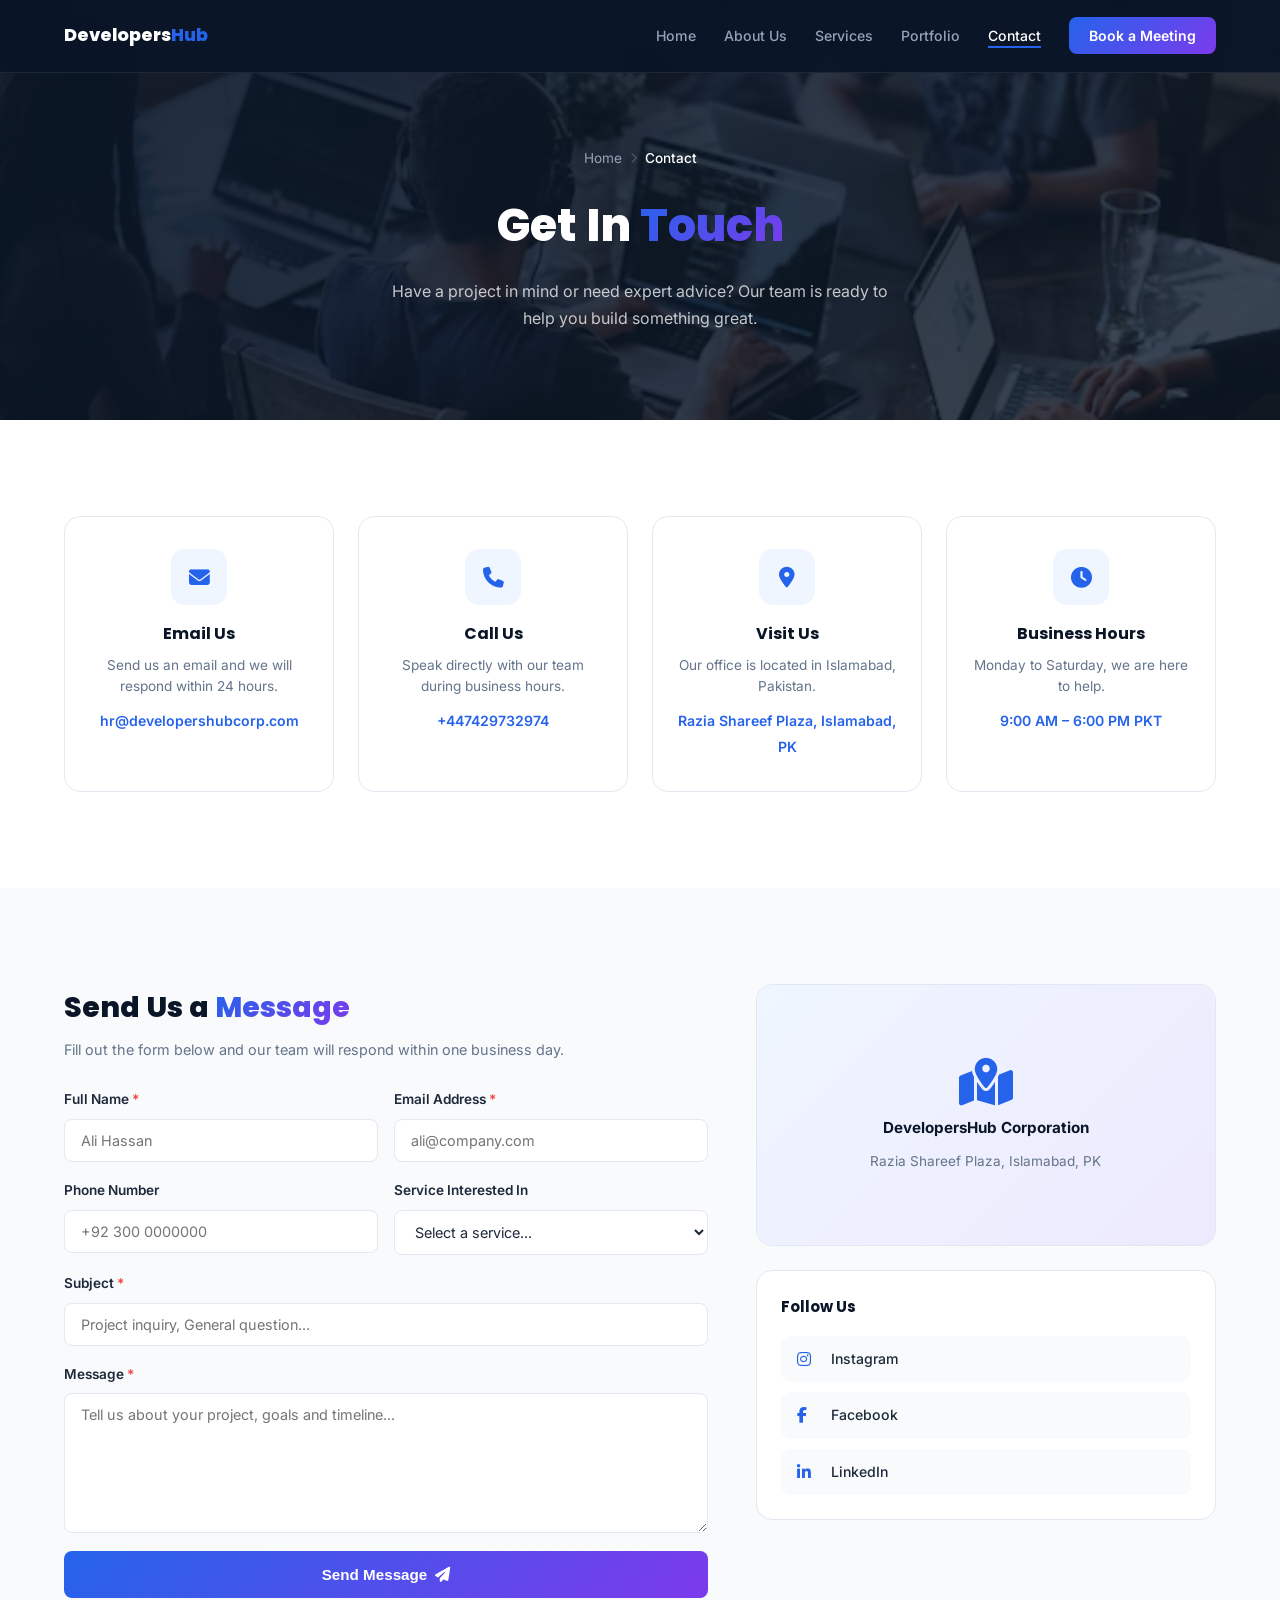
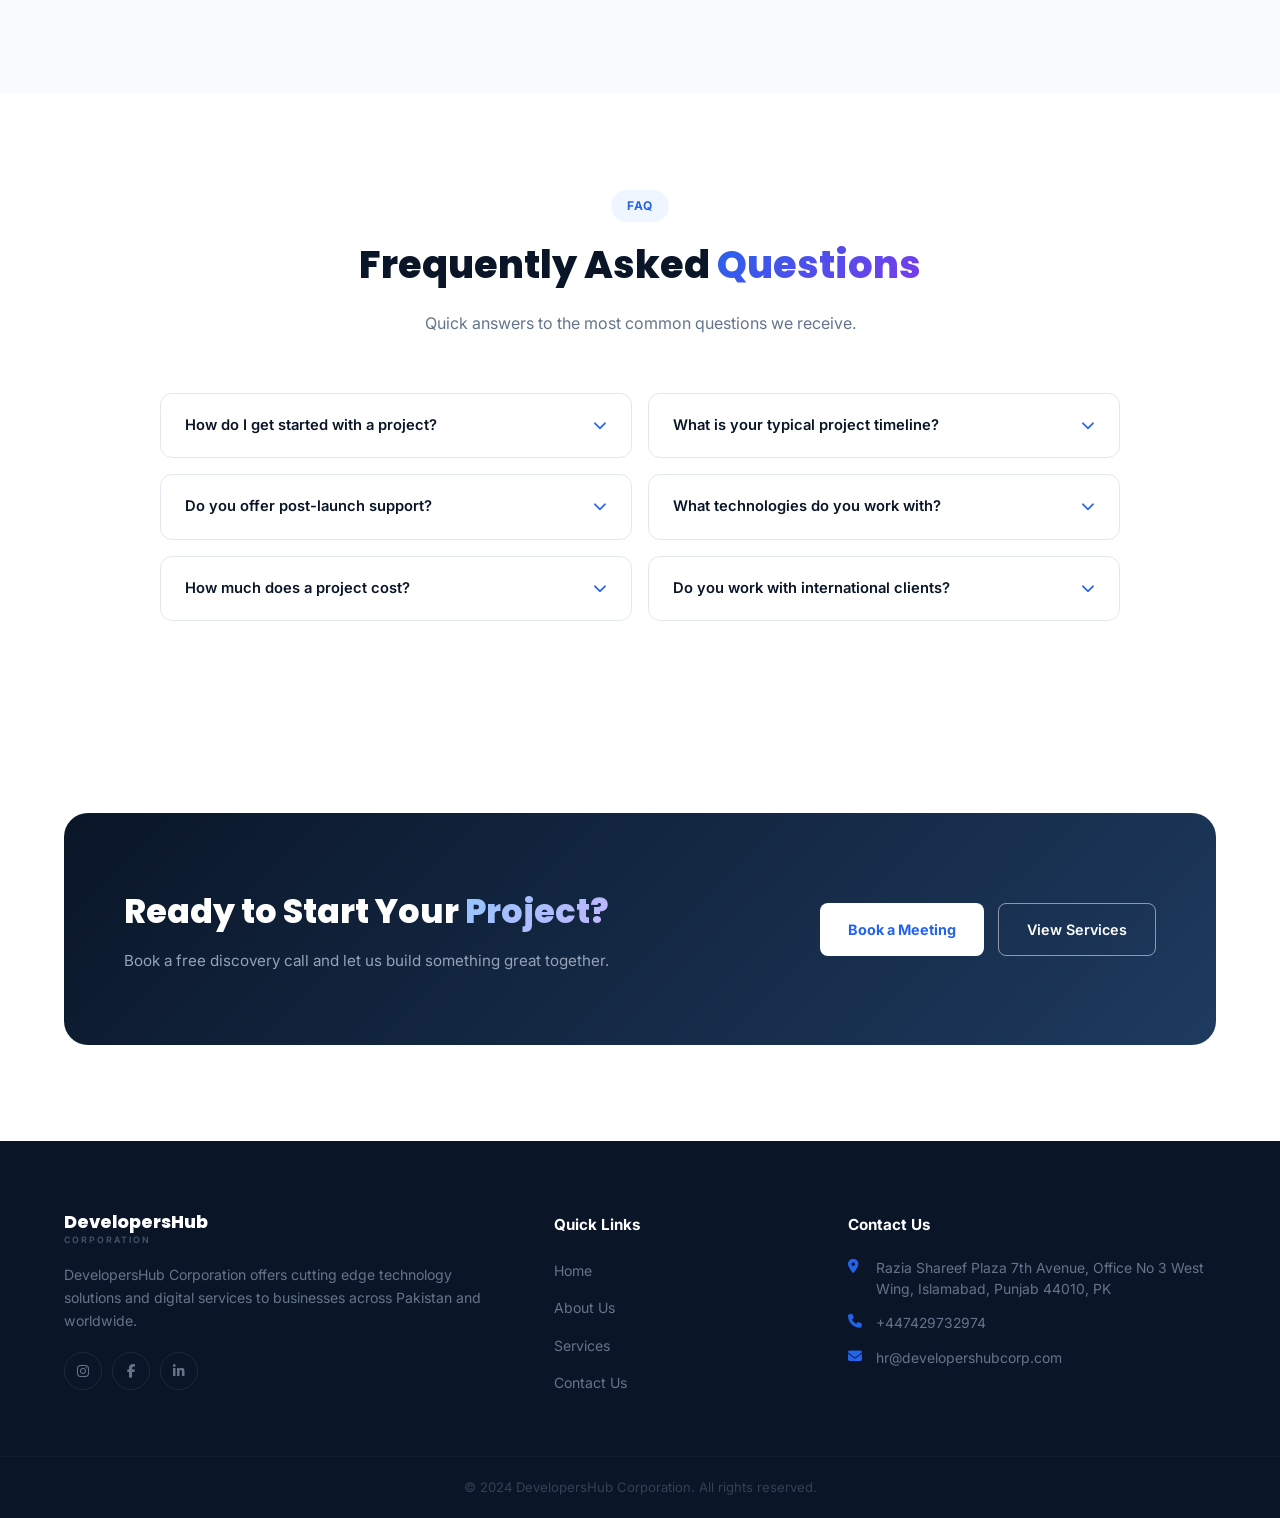
<file: contact.html>
<!DOCTYPE html>
<html lang="en">
<head>
  <meta charset="UTF-8"/>
  <meta name="viewport" content="width=device-width, initial-scale=1.0"/>
  <meta name="description" content="Contact DevelopersHub Corporation - Get in touch with our team for your project needs."/>
  <title>Contact Us | DevelopersHub Corporation</title>
  <link href="https://fonts.googleapis.com/css2?family=Inter:wght@400;500;600;700;800&family=Poppins:wght@600;700;800&display=swap" rel="stylesheet"/>
  <link rel="stylesheet" href="https://cdnjs.cloudflare.com/ajax/libs/font-awesome/6.5.0/css/all.min.css"/>
  <link rel="stylesheet" href="style.css"/>
</head>
<body>

  <nav class="navbar" id="navbar">
    <div class="nav-container">
      <a href="index.html" class="logo">
        Developers<span class="logo-accent">Hub</span>
      </a>
      <ul class="nav-links" id="navLinks">
        <li><a href="index.html">Home</a></li>
        <li><a href="about.html">About Us</a></li>
        <li><a href="services.html">Services</a></li>
        <li><a href="portfolio.html">Portfolio</a></li>
        <li><a href="contact.html" class="active">Contact</a></li>
        <li><a href="booking.html" class="nav-cta">Book a Meeting</a></li>
      </ul>
      <div class="hamburger" id="hamburger">
        <span></span><span></span><span></span>
      </div>
    </div>
  </nav>

  <!-- PAGE HERO WITH BG IMAGE -->
  <section class="page-hero-img">
    <img src="images/hero-bg.jpg" alt="Contact Us"/>
    <div class="phi-overlay"></div>
    <div class="phi-content container">
      <div class="breadcrumb">
        <a href="index.html">Home</a>
        <i class="fa-solid fa-chevron-right"></i>
        <span>Contact</span>
      </div>
      <h1>Get In <span class="gradient-text">Touch</span></h1>
      <p>Have a project in mind or need expert advice? Our team is ready to help you build something great.</p>
    </div>
  </section>

  <!-- CONTACT INFO CARDS -->
  <section class="section-padding">
    <div class="container">
      <div class="contact-info-grid">
        <div class="contact-info-card">
          <div class="ci-icon"><i class="fa-solid fa-envelope"></i></div>
          <h3>Email Us</h3>
          <p>Send us an email and we will respond within 24 hours.</p>
          <a href="mailto:hr@developershubcorp.com">hr@developershubcorp.com</a>
        </div>
        <div class="contact-info-card">
          <div class="ci-icon"><i class="fa-solid fa-phone"></i></div>
          <h3>Call Us</h3>
          <p>Speak directly with our team during business hours.</p>
          <a href="tel:+447429732974">+447429732974</a>
        </div>
        <div class="contact-info-card">
          <div class="ci-icon"><i class="fa-solid fa-location-dot"></i></div>
          <h3>Visit Us</h3>
          <p>Our office is located in Islamabad, Pakistan.</p>
          <span>Razia Shareef Plaza, Islamabad, PK</span>
        </div>
        <div class="contact-info-card">
          <div class="ci-icon"><i class="fa-solid fa-clock"></i></div>
          <h3>Business Hours</h3>
          <p>Monday to Saturday, we are here to help.</p>
          <span>9:00 AM – 6:00 PM PKT</span>
        </div>
      </div>
    </div>
  </section>

  <!-- CONTACT FORM + SIDE -->
  <section class="section-padding bg-light">
    <div class="container contact-main-grid">
      <div class="contact-form-box">
        <h2>Send Us a <span class="gradient-text">Message</span></h2>
        <p>Fill out the form below and our team will respond within one business day.</p>

        <div class="form-success" id="formSuccess">
          <i class="fa-solid fa-circle-check"></i>
          <span>Your message has been sent successfully. We will get back to you soon!</span>
        </div>
        <div class="form-error" id="formError">
          <i class="fa-solid fa-circle-exclamation"></i>
          <span>Please fill in all required fields.</span>
        </div>

        <form id="contactForm" action="https://formspree.io/f/YOUR_FORM_ID" method="POST" novalidate>
          <div class="form-row">
            <div class="form-group">
              <label for="name">Full Name <span class="required">*</span></label>
              <input type="text" id="name" name="name" placeholder="Ali Hassan" required/>
            </div>
            <div class="form-group">
              <label for="email">Email Address <span class="required">*</span></label>
              <input type="email" id="email" name="email" placeholder="ali@company.com" required/>
            </div>
          </div>
          <div class="form-row">
            <div class="form-group">
              <label for="phone">Phone Number</label>
              <input type="tel" id="phone" name="phone" placeholder="+92 300 0000000"/>
            </div>
            <div class="form-group">
              <label for="service">Service Interested In</label>
              <select id="service" name="service">
                <option value="">Select a service...</option>
                <option value="software">Software Development</option>
                <option value="ai">AI Solutions & Automation</option>
                <option value="content">AI Content Generation</option>
                <option value="marketing">Digital Marketing</option>
                <option value="postprod">Post Production</option>
                <option value="other">Other</option>
              </select>
            </div>
          </div>
          <div class="form-group">
            <label for="subject">Subject <span class="required">*</span></label>
            <input type="text" id="subject" name="subject" placeholder="Project inquiry, General question..."/>
          </div>
          <div class="form-group">
            <label for="message">Message <span class="required">*</span></label>
            <textarea id="message" name="message" rows="6" placeholder="Tell us about your project, goals and timeline..."></textarea>
          </div>
          <button type="submit" class="btn-primary form-submit-btn">
            Send Message <i class="fa-solid fa-paper-plane"></i>
          </button>
        </form>
      </div>

      <div class="contact-side">
        <div class="contact-map">
          <div class="map-placeholder">
            <i class="fa-solid fa-map-location-dot"></i>
            <p>DevelopersHub Corporation</p>
            <span>Razia Shareef Plaza, Islamabad, PK</span>
          </div>
        </div>
        <div class="contact-social-box">
          <h4>Follow Us</h4>
          <div class="contact-socials">
            <a href="#" class="cs-link">
              <i class="fa-brands fa-instagram"></i>
              <span>Instagram</span>
            </a>
            <a href="#" class="cs-link">
              <i class="fa-brands fa-facebook-f"></i>
              <span>Facebook</span>
            </a>
            <a href="#" class="cs-link">
              <i class="fa-brands fa-linkedin-in"></i>
              <span>LinkedIn</span>
            </a>
          </div>
        </div>
      </div>
    </div>
  </section>

  <!-- FAQ -->
  <section class="section-padding">
    <div class="container">
      <div class="section-header">
        <span class="section-tag">FAQ</span>
        <h2>Frequently Asked <span class="gradient-text">Questions</span></h2>
        <p>Quick answers to the most common questions we receive.</p>
      </div>
      <div class="faq-grid">
        <div class="faq-item">
          <div class="faq-question" onclick="toggleFaq(this)">
            <span>How do I get started with a project?</span>
            <i class="fa-solid fa-chevron-down"></i>
          </div>
          <div class="faq-answer">
            <p>Simply fill out our contact form or book a free discovery call. We will discuss your requirements, goals and timeline and provide a detailed proposal within 2-3 business days.</p>
          </div>
        </div>
        <div class="faq-item">
          <div class="faq-question" onclick="toggleFaq(this)">
            <span>What is your typical project timeline?</span>
            <i class="fa-solid fa-chevron-down"></i>
          </div>
          <div class="faq-answer">
            <p>Project timelines vary based on scope and complexity. A simple website takes 2-4 weeks, while a full SaaS platform may take 3-6 months. We provide a detailed timeline during the proposal phase.</p>
          </div>
        </div>
        <div class="faq-item">
          <div class="faq-question" onclick="toggleFaq(this)">
            <span>Do you offer post-launch support?</span>
            <i class="fa-solid fa-chevron-down"></i>
          </div>
          <div class="faq-answer">
            <p>Yes. We offer ongoing maintenance and support packages after project delivery. Our team remains available for bug fixes, updates and feature additions as your business grows.</p>
          </div>
        </div>
        <div class="faq-item">
          <div class="faq-question" onclick="toggleFaq(this)">
            <span>What technologies do you work with?</span>
            <i class="fa-solid fa-chevron-down"></i>
          </div>
          <div class="faq-answer">
            <p>We work with modern technologies including React, Next.js, Node.js, Python, Flutter, AWS and more. For AI projects we use OpenAI, LangChain, TensorFlow and other leading frameworks.</p>
          </div>
        </div>
        <div class="faq-item">
          <div class="faq-question" onclick="toggleFaq(this)">
            <span>How much does a project cost?</span>
            <i class="fa-solid fa-chevron-down"></i>
          </div>
          <div class="faq-answer">
            <p>Pricing depends on project scope, complexity and timeline. We offer transparent, milestone-based pricing with no hidden fees. Book a free call and we will provide a detailed quote tailored to your needs.</p>
          </div>
        </div>
        <div class="faq-item">
          <div class="faq-question" onclick="toggleFaq(this)">
            <span>Do you work with international clients?</span>
            <i class="fa-solid fa-chevron-down"></i>
          </div>
          <div class="faq-answer">
            <p>Absolutely. We work with clients globally across all time zones. Our team uses collaborative tools like Slack, Notion and Zoom to ensure smooth communication regardless of location.</p>
          </div>
        </div>
      </div>
    </div>
  </section>

  <!-- CTA -->
  <section class="cta-section section-padding">
    <div class="container">
      <div class="cta-box">
        <div class="cta-text">
          <h2>Ready to Start Your <span class="gradient-text-light">Project?</span></h2>
          <p>Book a free discovery call and let us build something great together.</p>
        </div>
        <div class="cta-actions">
          <a href="booking.html" class="btn-white">Book a Meeting</a>
          <a href="services.html" class="btn-outline-white">View Services</a>
        </div>
      </div>
    </div>
  </section>

  <!-- FOOTER -->
  <footer class="footer">
    <div class="container footer-grid">
      <div class="footer-brand">
        <a href="index.html" class="footer-logo">
          <div>
            <span class="footer-logo-text">DevelopersHub</span>
            <span class="footer-logo-sub">CORPORATION</span>
          </div>
        </a>
        <p>DevelopersHub Corporation offers cutting edge technology solutions and digital services to businesses across Pakistan and worldwide.</p>
        <div class="social-links">
          <a href="#"><i class="fa-brands fa-instagram"></i></a>
          <a href="#"><i class="fa-brands fa-facebook-f"></i></a>
          <a href="#"><i class="fa-brands fa-linkedin-in"></i></a>
        </div>
      </div>
      <div class="footer-links">
        <h4>Quick Links</h4>
        <ul>
          <li><a href="index.html">Home</a></li>
          <li><a href="about.html">About Us</a></li>
          <li><a href="services.html">Services</a></li>
          <li><a href="contact.html">Contact Us</a></li>
        </ul>
      </div>
      <div class="footer-contact">
        <h4>Contact Us</h4>
        <div class="footer-contact-items">
          <div class="footer-contact-item">
            <i class="fa-solid fa-location-dot"></i>
            <span>Razia Shareef Plaza 7th Avenue, Office No 3 West Wing, Islamabad, Punjab 44010, PK</span>
          </div>
          <div class="footer-contact-item">
            <i class="fa-solid fa-phone"></i>
            <span>+447429732974</span>
          </div>
          <div class="footer-contact-item">
            <i class="fa-solid fa-envelope"></i>
            <span>hr@developershubcorp.com</span>
          </div>
        </div>
      </div>
    </div>
    <div class="footer-bottom">
      <p>&copy; 2024 DevelopersHub Corporation. All rights reserved.</p>
    </div>
  </footer>

  <script src="main.js"></script>
</body>
</html>
</file>
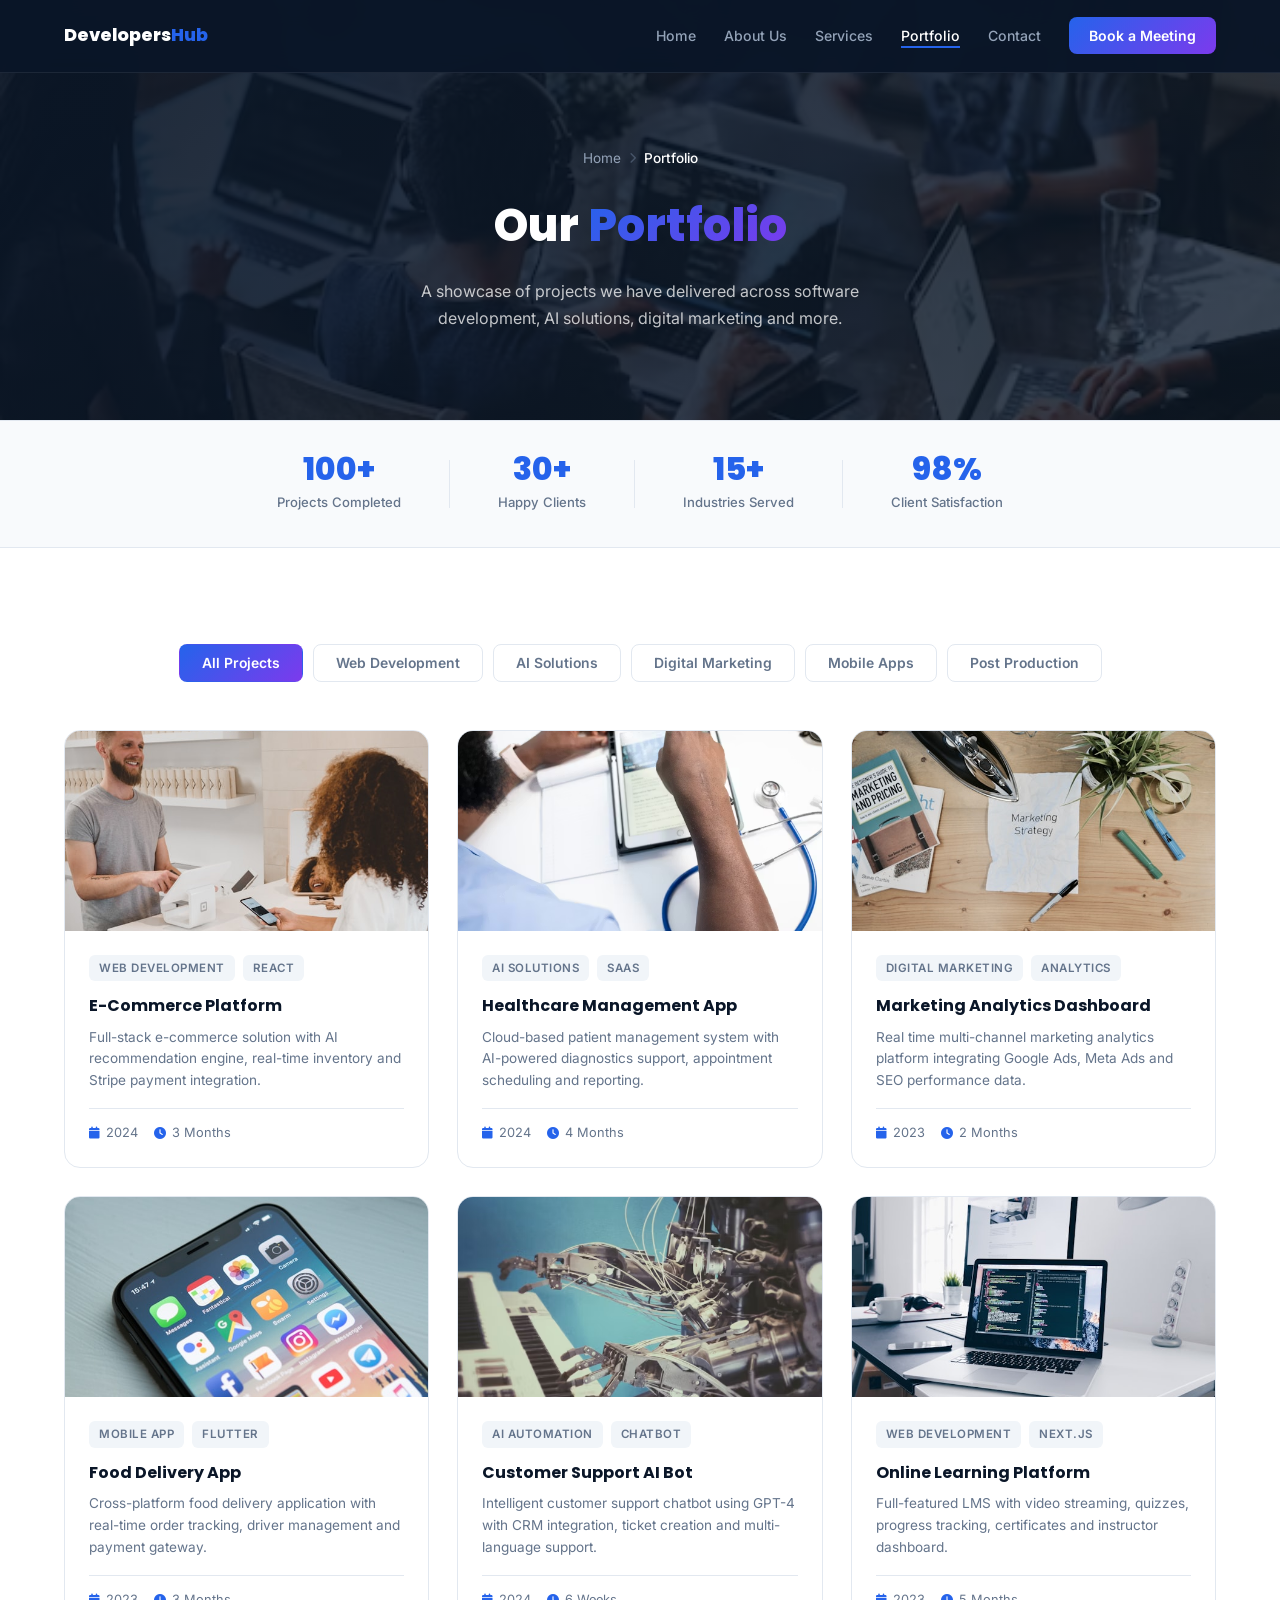
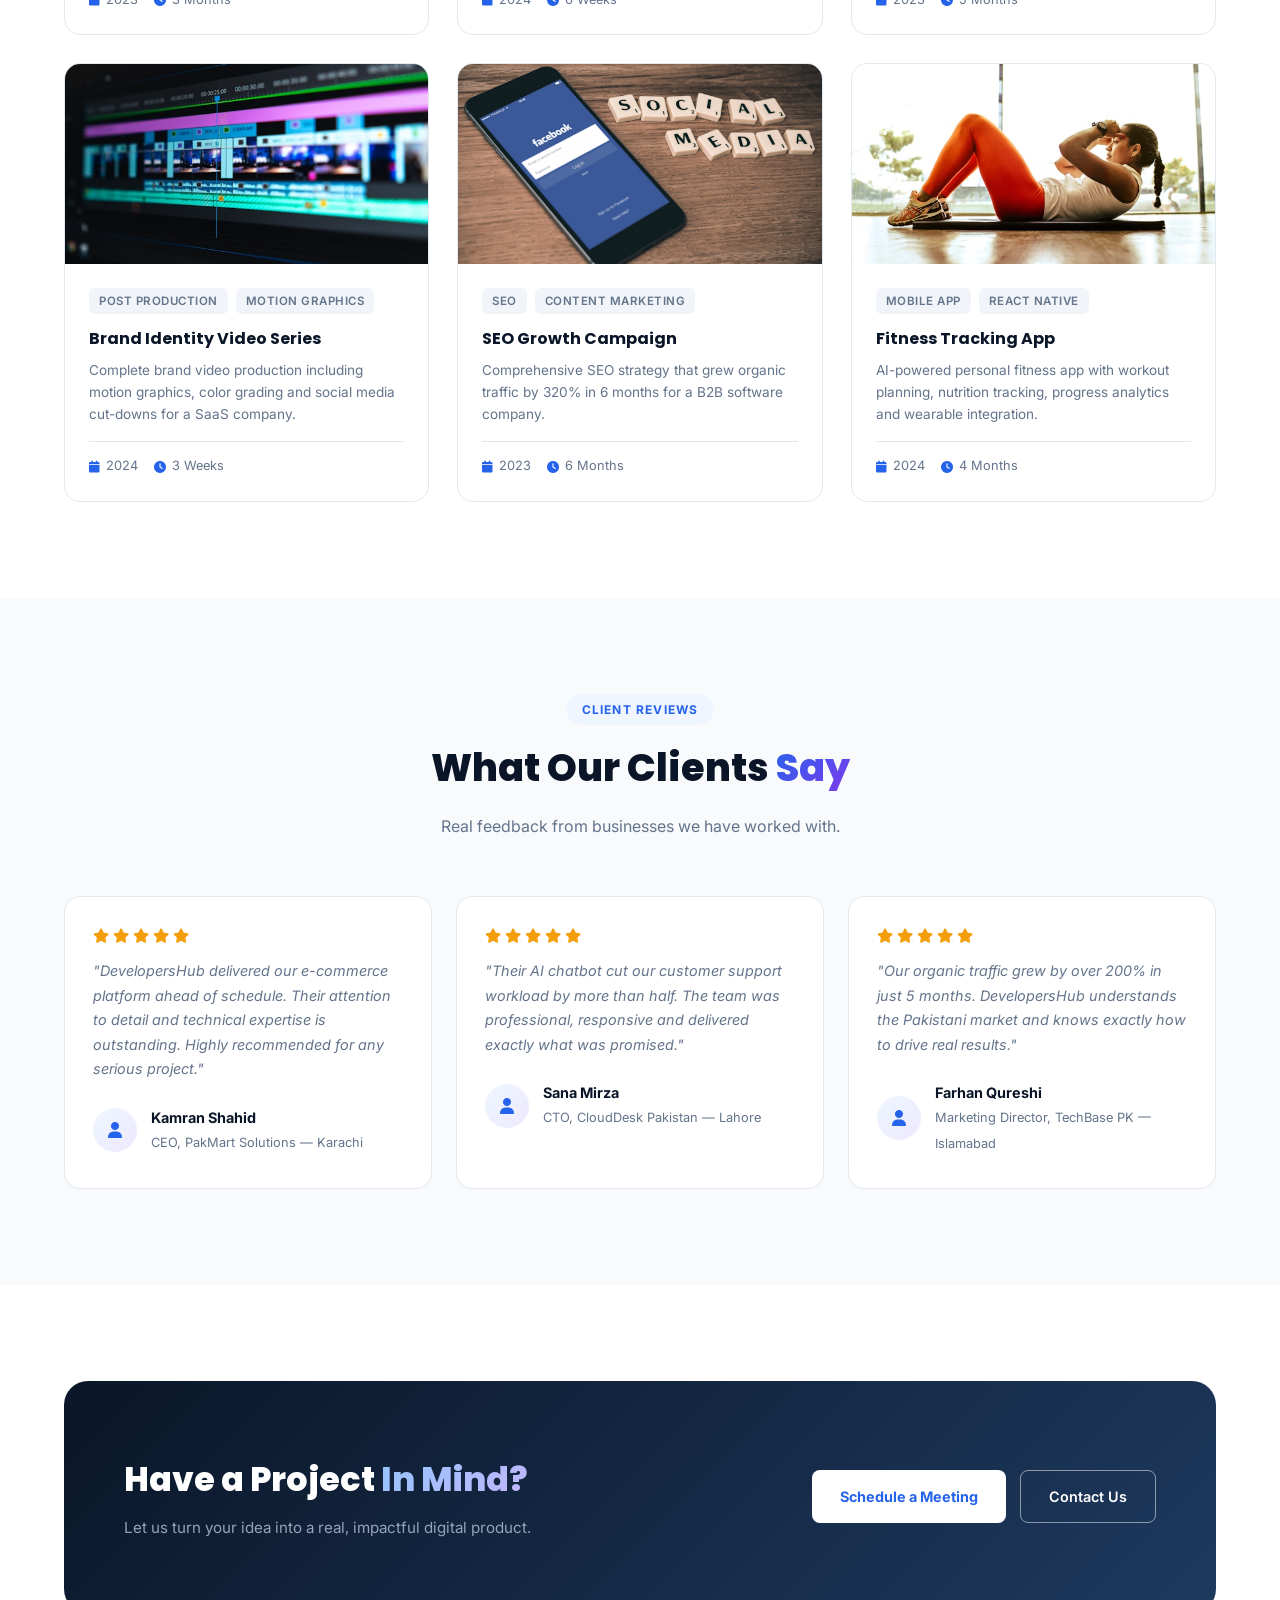
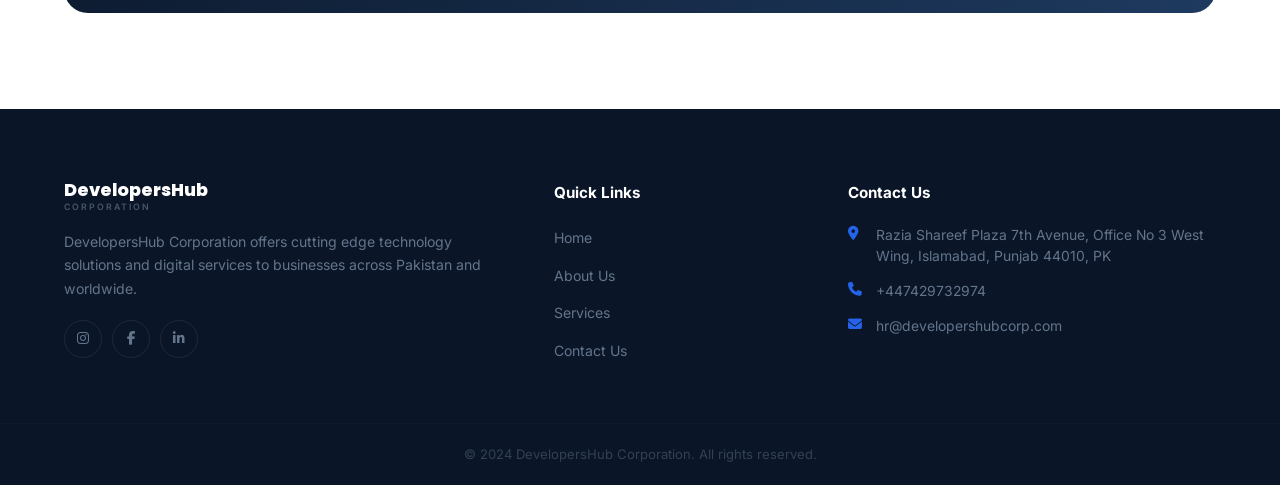
<file: portfolio.html>
<!DOCTYPE html>
<html lang="en">
<head>
  <meta charset="UTF-8"/>
  <meta name="viewport" content="width=device-width, initial-scale=1.0"/>
  <meta name="description" content="DevelopersHub Portfolio - Our projects across software development, AI solutions and digital marketing."/>
  <title>Portfolio | DevelopersHub Corporation</title>
  <link href="https://fonts.googleapis.com/css2?family=Inter:wght@400;500;600;700;800&family=Poppins:wght@600;700;800&display=swap" rel="stylesheet"/>
  <link rel="stylesheet" href="https://cdnjs.cloudflare.com/ajax/libs/font-awesome/6.5.0/css/all.min.css"/>
  <link rel="stylesheet" href="style.css"/>
</head>
<body>

  <nav class="navbar" id="navbar">
    <div class="nav-container">
      <a href="index.html" class="logo">
        Developers<span class="logo-accent">Hub</span>
      </a>
      <ul class="nav-links" id="navLinks">
        <li><a href="index.html">Home</a></li>
        <li><a href="about.html">About Us</a></li>
        <li><a href="services.html">Services</a></li>
        <li><a href="portfolio.html" class="active">Portfolio</a></li>
        <li><a href="contact.html">Contact</a></li>
        <li><a href="booking.html" class="nav-cta">Book a Meeting</a></li>
      </ul>
      <div class="hamburger" id="hamburger">
        <span></span><span></span><span></span>
      </div>
    </div>
  </nav>

  <!-- PAGE HERO WITH BG IMAGE -->
  <section class="page-hero-img">
    <img src="images/hero-bg.jpg" alt="Portfolio"/>
    <div class="phi-overlay"></div>
    <div class="phi-content container">
      <div class="breadcrumb">
        <a href="index.html">Home</a>
        <i class="fa-solid fa-chevron-right"></i>
        <span>Portfolio</span>
      </div>
      <h1>Our <span class="gradient-text">Portfolio</span></h1>
      <p>A showcase of projects we have delivered across software development, AI solutions, digital marketing and more.</p>
    </div>
  </section>

  <!-- STATS BAR -->
  <section class="portfolio-stats-bar">
    <div class="container">
      <div class="psb-grid">
        <div class="psb-item"><strong>100+</strong><span>Projects Completed</span></div>
        <div class="psb-divider"></div>
        <div class="psb-item"><strong>30+</strong><span>Happy Clients</span></div>
        <div class="psb-divider"></div>
        <div class="psb-item"><strong>15+</strong><span>Industries Served</span></div>
        <div class="psb-divider"></div>
        <div class="psb-item"><strong>98%</strong><span>Client Satisfaction</span></div>
      </div>
    </div>
  </section>

  <!-- PORTFOLIO SECTION -->
  <section class="section-padding">
    <div class="container">
      <div class="portfolio-filters">
        <button class="filter-btn active" data-filter="all">All Projects</button>
        <button class="filter-btn" data-filter="web">Web Development</button>
        <button class="filter-btn" data-filter="ai">AI Solutions</button>
        <button class="filter-btn" data-filter="marketing">Digital Marketing</button>
        <button class="filter-btn" data-filter="mobile">Mobile Apps</button>
        <button class="filter-btn" data-filter="postprod">Post Production</button>
      </div>

      <div class="portfolio-full-grid" id="portfolioGrid">

        <div class="pf-card" data-category="web">
          <div class="pf-thumb">
            <img src="images/ecomerce.jpg" alt="E-Commerce Platform"/>
            <div class="pf-overlay">
              <a href="#" class="pf-view-btn"><i class="fa-solid fa-arrow-up-right-from-square"></i> View Project</a>
            </div>
          </div>
          <div class="pf-body">
            <div class="pf-tags">
              <span class="pf-tag">Web Development</span>
              <span class="pf-tag">React</span>
            </div>
            <h3>E-Commerce Platform</h3>
            <p>Full-stack e-commerce solution with AI recommendation engine, real-time inventory and Stripe payment integration.</p>
            <div class="pf-meta">
              <span><i class="fa-solid fa-calendar"></i> 2024</span>
              <span><i class="fa-solid fa-clock"></i> 3 Months</span>
            </div>
          </div>
        </div>

        <div class="pf-card" data-category="ai">
          <div class="pf-thumb">
            <img src="images/health.jpg" alt="Healthcare App"/>
            <div class="pf-overlay">
              <a href="#" class="pf-view-btn"><i class="fa-solid fa-arrow-up-right-from-square"></i> View Project</a>
            </div>
          </div>
          <div class="pf-body">
            <div class="pf-tags">
              <span class="pf-tag">AI Solutions</span>
              <span class="pf-tag">SaaS</span>
            </div>
            <h3>Healthcare Management App</h3>
            <p>Cloud-based patient management system with AI-powered diagnostics support, appointment scheduling and reporting.</p>
            <div class="pf-meta">
              <span><i class="fa-solid fa-calendar"></i> 2024</span>
              <span><i class="fa-solid fa-clock"></i> 4 Months</span>
            </div>
          </div>
        </div>

        <div class="pf-card" data-category="marketing">
          <div class="pf-thumb">
            <img src="images/Markting.jpg" alt="Marketing Dashboard"/>
            <div class="pf-overlay">
              <a href="#" class="pf-view-btn"><i class="fa-solid fa-arrow-up-right-from-square"></i> View Project</a>
            </div>
          </div>
          <div class="pf-body">
            <div class="pf-tags">
              <span class="pf-tag">Digital Marketing</span>
              <span class="pf-tag">Analytics</span>
            </div>
            <h3>Marketing Analytics Dashboard</h3>
            <p>Real time multi-channel marketing analytics platform integrating Google Ads, Meta Ads and SEO performance data.</p>
            <div class="pf-meta">
              <span><i class="fa-solid fa-calendar"></i> 2023</span>
              <span><i class="fa-solid fa-clock"></i> 2 Months</span>
            </div>
          </div>
        </div>

        <div class="pf-card" data-category="mobile">
          <div class="pf-thumb">
            <img src="images/mobile.jpg" alt="Food Delivery App"/>
            <div class="pf-overlay">
              <a href="#" class="pf-view-btn"><i class="fa-solid fa-arrow-up-right-from-square"></i> View Project</a>
            </div>
          </div>
          <div class="pf-body">
            <div class="pf-tags">
              <span class="pf-tag">Mobile App</span>
              <span class="pf-tag">Flutter</span>
            </div>
            <h3>Food Delivery App</h3>
            <p>Cross-platform food delivery application with real-time order tracking, driver management and payment gateway.</p>
            <div class="pf-meta">
              <span><i class="fa-solid fa-calendar"></i> 2023</span>
              <span><i class="fa-solid fa-clock"></i> 3 Months</span>
            </div>
          </div>
        </div>

        <div class="pf-card" data-category="ai">
          <div class="pf-thumb">
            <img src="images/ai.jpg" alt="AI Chatbot"/>
            <div class="pf-overlay">
              <a href="#" class="pf-view-btn"><i class="fa-solid fa-arrow-up-right-from-square"></i> View Project</a>
            </div>
          </div>
          <div class="pf-body">
            <div class="pf-tags">
              <span class="pf-tag">AI Automation</span>
              <span class="pf-tag">Chatbot</span>
            </div>
            <h3>Customer Support AI Bot</h3>
            <p>Intelligent customer support chatbot using GPT-4 with CRM integration, ticket creation and multi-language support.</p>
            <div class="pf-meta">
              <span><i class="fa-solid fa-calendar"></i> 2024</span>
              <span><i class="fa-solid fa-clock"></i> 6 Weeks</span>
            </div>
          </div>
        </div>

        <div class="pf-card" data-category="web">
          <div class="pf-thumb">
            <img src="images/lms.jpg" alt="Learning Platform"/>
            <div class="pf-overlay">
              <a href="#" class="pf-view-btn"><i class="fa-solid fa-arrow-up-right-from-square"></i> View Project</a>
            </div>
          </div>
          <div class="pf-body">
            <div class="pf-tags">
              <span class="pf-tag">Web Development</span>
              <span class="pf-tag">Next.js</span>
            </div>
            <h3>Online Learning Platform</h3>
            <p>Full-featured LMS with video streaming, quizzes, progress tracking, certificates and instructor dashboard.</p>
            <div class="pf-meta">
              <span><i class="fa-solid fa-calendar"></i> 2023</span>
              <span><i class="fa-solid fa-clock"></i> 5 Months</span>
            </div>
          </div>
        </div>

        <div class="pf-card" data-category="postprod">
          <div class="pf-thumb">
            <img src="images/postpord.jpg" alt="Brand Video"/>
            <div class="pf-overlay">
              <a href="#" class="pf-view-btn"><i class="fa-solid fa-arrow-up-right-from-square"></i> View Project</a>
            </div>
          </div>
          <div class="pf-body">
            <div class="pf-tags">
              <span class="pf-tag">Post Production</span>
              <span class="pf-tag">Motion Graphics</span>
            </div>
            <h3>Brand Identity Video Series</h3>
            <p>Complete brand video production including motion graphics, color grading and social media cut-downs for a SaaS company.</p>
            <div class="pf-meta">
              <span><i class="fa-solid fa-calendar"></i> 2024</span>
              <span><i class="fa-solid fa-clock"></i> 3 Weeks</span>
            </div>
          </div>
        </div>

        <div class="pf-card" data-category="marketing">
          <div class="pf-thumb">
            <img src="images/seo.jpg" alt="SEO Campaign"/>
            <div class="pf-overlay">
              <a href="#" class="pf-view-btn"><i class="fa-solid fa-arrow-up-right-from-square"></i> View Project</a>
            </div>
          </div>
          <div class="pf-body">
            <div class="pf-tags">
              <span class="pf-tag">SEO</span>
              <span class="pf-tag">Content Marketing</span>
            </div>
            <h3>SEO Growth Campaign</h3>
            <p>Comprehensive SEO strategy that grew organic traffic by 320% in 6 months for a B2B software company.</p>
            <div class="pf-meta">
              <span><i class="fa-solid fa-calendar"></i> 2023</span>
              <span><i class="fa-solid fa-clock"></i> 6 Months</span>
            </div>
          </div>
        </div>

        <div class="pf-card" data-category="mobile">
          <div class="pf-thumb">
            <img src="images/fitness.jpg" alt="Fitness App"/>
            <div class="pf-overlay">
              <a href="#" class="pf-view-btn"><i class="fa-solid fa-arrow-up-right-from-square"></i> View Project</a>
            </div>
          </div>
          <div class="pf-body">
            <div class="pf-tags">
              <span class="pf-tag">Mobile App</span>
              <span class="pf-tag">React Native</span>
            </div>
            <h3>Fitness Tracking App</h3>
            <p>AI-powered personal fitness app with workout planning, nutrition tracking, progress analytics and wearable integration.</p>
            <div class="pf-meta">
              <span><i class="fa-solid fa-calendar"></i> 2024</span>
              <span><i class="fa-solid fa-clock"></i> 4 Months</span>
            </div>
          </div>
        </div>

      </div>

      <div class="no-results" id="noResults" style="display:none;">
        <i class="fa-solid fa-folder-open"></i>
        <p>No projects found in this category.</p>
      </div>
    </div>
  </section>

  <!-- TESTIMONIALS -->
  <section class="section-padding bg-light">
    <div class="container">
      <div class="section-header">
        <span class="section-tag">Client Reviews</span>
        <h2>What Our Clients <span class="gradient-text">Say</span></h2>
        <p>Real feedback from businesses we have worked with.</p>
      </div>
      <div class="testimonials-grid">
        <div class="testi-card">
          <div class="testi-stars">
            <i class="fa-solid fa-star"></i><i class="fa-solid fa-star"></i>
            <i class="fa-solid fa-star"></i><i class="fa-solid fa-star"></i>
            <i class="fa-solid fa-star"></i>
          </div>
          <p>"DevelopersHub delivered our e-commerce platform ahead of schedule. Their attention to detail and technical expertise is outstanding. Highly recommended for any serious project."</p>
          <div class="testi-author">
            <div class="testi-avatar"><i class="fa-solid fa-user"></i></div>
            <div>
              <strong>Kamran Shahid</strong>
              <span>CEO, PakMart Solutions — Karachi</span>
            </div>
          </div>
        </div>
        <div class="testi-card">
          <div class="testi-stars">
            <i class="fa-solid fa-star"></i><i class="fa-solid fa-star"></i>
            <i class="fa-solid fa-star"></i><i class="fa-solid fa-star"></i>
            <i class="fa-solid fa-star"></i>
          </div>
          <p>"Their AI chatbot cut our customer support workload by more than half. The team was professional, responsive and delivered exactly what was promised."</p>
          <div class="testi-author">
            <div class="testi-avatar"><i class="fa-solid fa-user"></i></div>
            <div>
              <strong>Sana Mirza</strong>
              <span>CTO, CloudDesk Pakistan — Lahore</span>
            </div>
          </div>
        </div>
        <div class="testi-card">
          <div class="testi-stars">
            <i class="fa-solid fa-star"></i><i class="fa-solid fa-star"></i>
            <i class="fa-solid fa-star"></i><i class="fa-solid fa-star"></i>
            <i class="fa-solid fa-star"></i>
          </div>
          <p>"Our organic traffic grew by over 200% in just 5 months. DevelopersHub understands the Pakistani market and knows exactly how to drive real results."</p>
          <div class="testi-author">
            <div class="testi-avatar"><i class="fa-solid fa-user"></i></div>
            <div>
              <strong>Farhan Qureshi</strong>
              <span>Marketing Director, TechBase PK — Islamabad</span>
            </div>
          </div>
        </div>
      </div>
    </div>
  </section>

  <!-- CTA -->
  <section class="cta-section section-padding">
    <div class="container">
      <div class="cta-box">
        <div class="cta-text">
          <h2>Have a Project <span class="gradient-text-light">In Mind?</span></h2>
          <p>Let us turn your idea into a real, impactful digital product.</p>
        </div>
        <div class="cta-actions">
          <a href="booking.html" class="btn-white">Schedule a Meeting</a>
          <a href="contact.html" class="btn-outline-white">Contact Us</a>
        </div>
      </div>
    </div>
  </section>

  <!-- FOOTER -->
  <footer class="footer">
    <div class="container footer-grid">
      <div class="footer-brand">
        <a href="index.html" class="footer-logo">
          <div>
            <span class="footer-logo-text">DevelopersHub</span>
            <span class="footer-logo-sub">CORPORATION</span>
          </div>
        </a>
        <p>DevelopersHub Corporation offers cutting edge technology solutions and digital services to businesses across Pakistan and worldwide.</p>
        <div class="social-links">
          <a href="#"><i class="fa-brands fa-instagram"></i></a>
          <a href="#"><i class="fa-brands fa-facebook-f"></i></a>
          <a href="#"><i class="fa-brands fa-linkedin-in"></i></a>
        </div>
      </div>
      <div class="footer-links">
        <h4>Quick Links</h4>
        <ul>
          <li><a href="index.html">Home</a></li>
          <li><a href="about.html">About Us</a></li>
          <li><a href="services.html">Services</a></li>
          <li><a href="contact.html">Contact Us</a></li>
        </ul>
      </div>
      <div class="footer-contact">
        <h4>Contact Us</h4>
        <div class="footer-contact-items">
          <div class="footer-contact-item">
            <i class="fa-solid fa-location-dot"></i>
            <span>Razia Shareef Plaza 7th Avenue, Office No 3 West Wing, Islamabad, Punjab 44010, PK</span>
          </div>
          <div class="footer-contact-item">
            <i class="fa-solid fa-phone"></i>
            <span>+447429732974</span>
          </div>
          <div class="footer-contact-item">
            <i class="fa-solid fa-envelope"></i>
            <span>hr@developershubcorp.com</span>
          </div>
        </div>
      </div>
    </div>
    <div class="footer-bottom">
      <p>&copy; 2024 DevelopersHub Corporation. All rights reserved.</p>
    </div>
  </footer>

  <script src="main.js"></script>
</body>
</html>
</file>
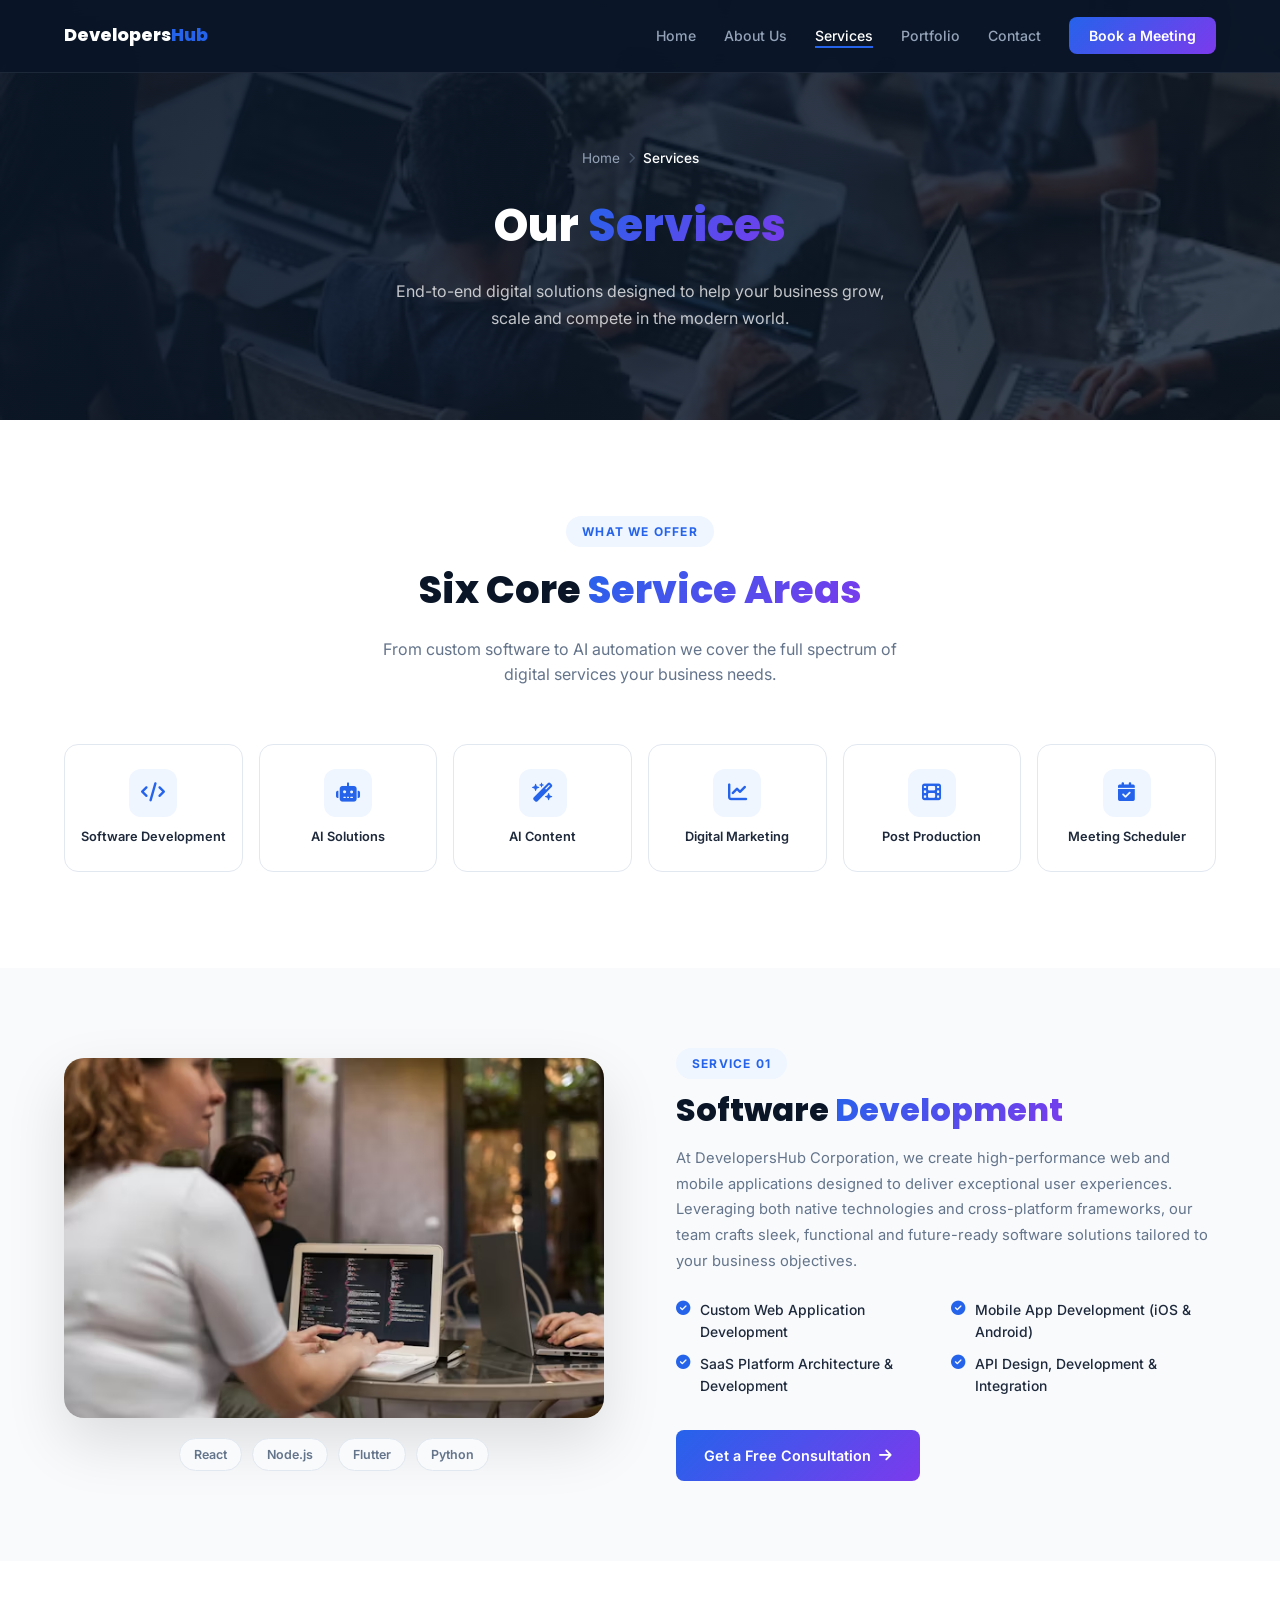
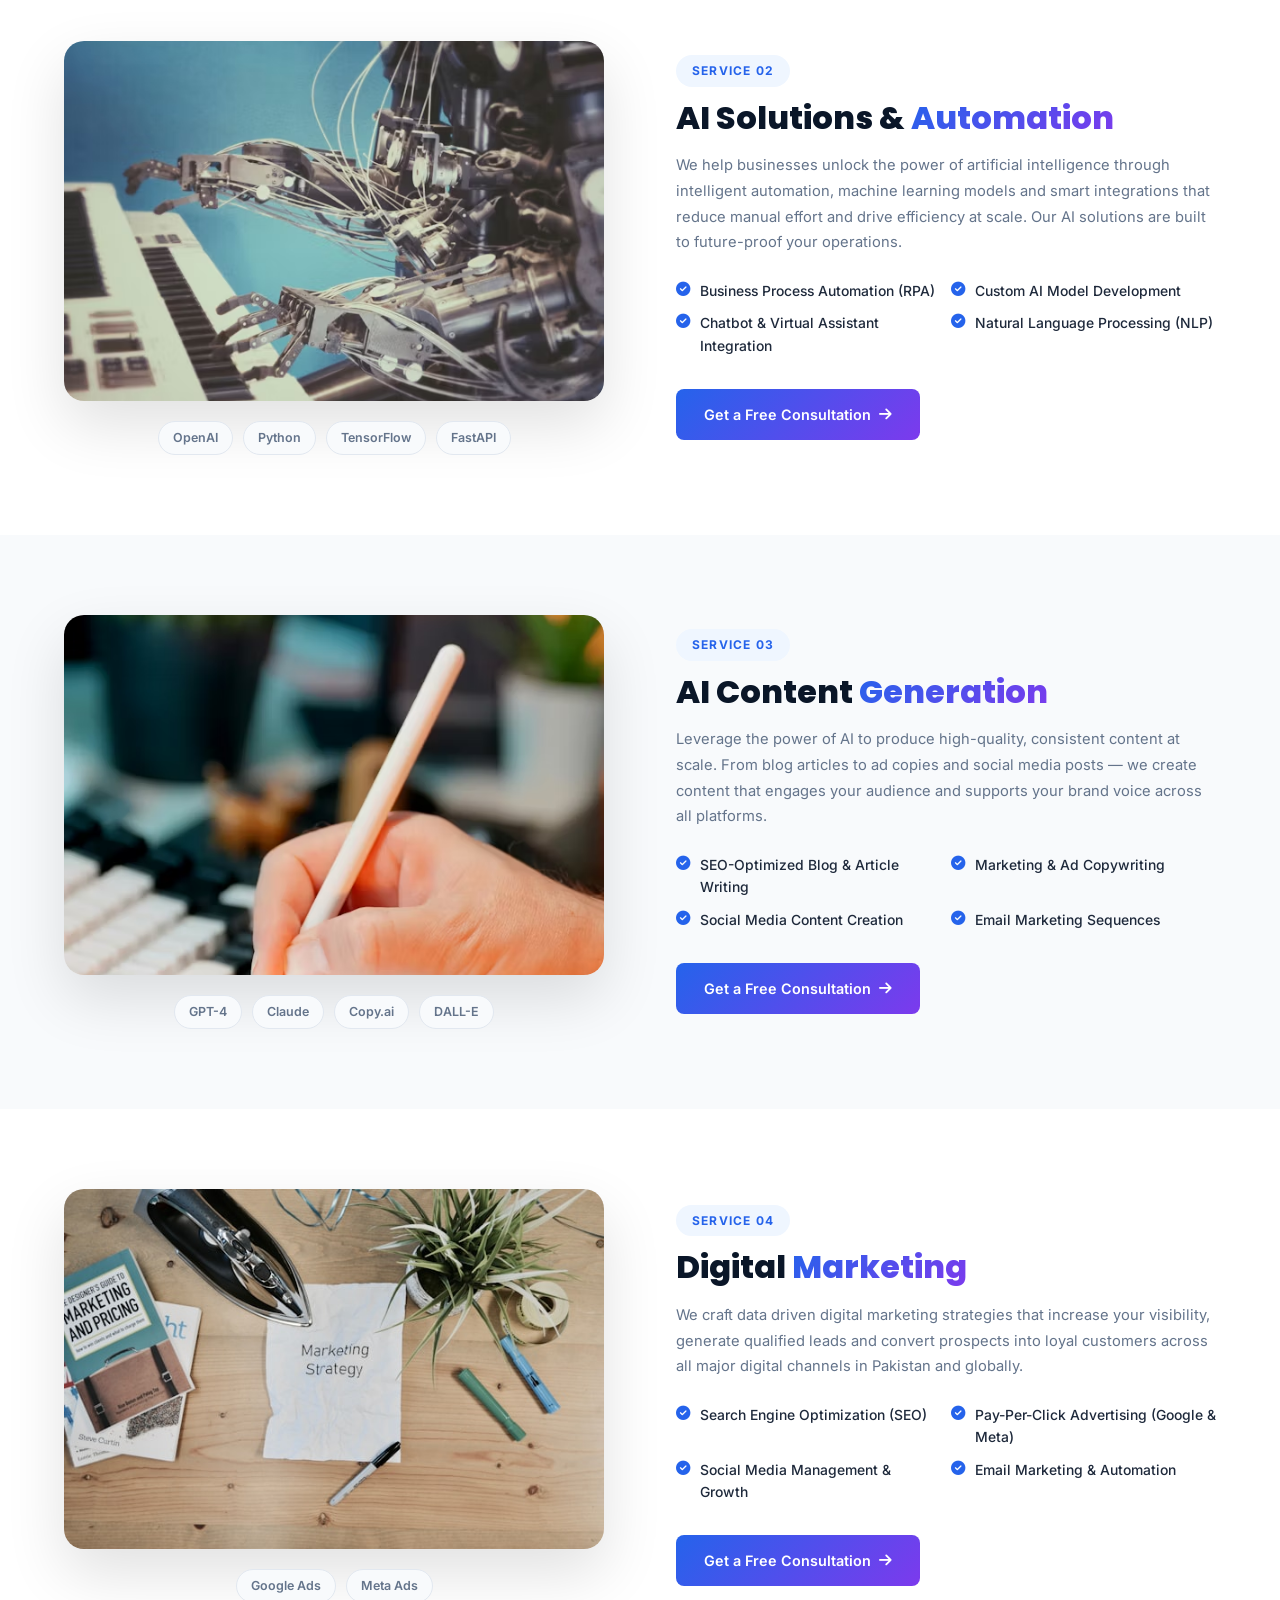
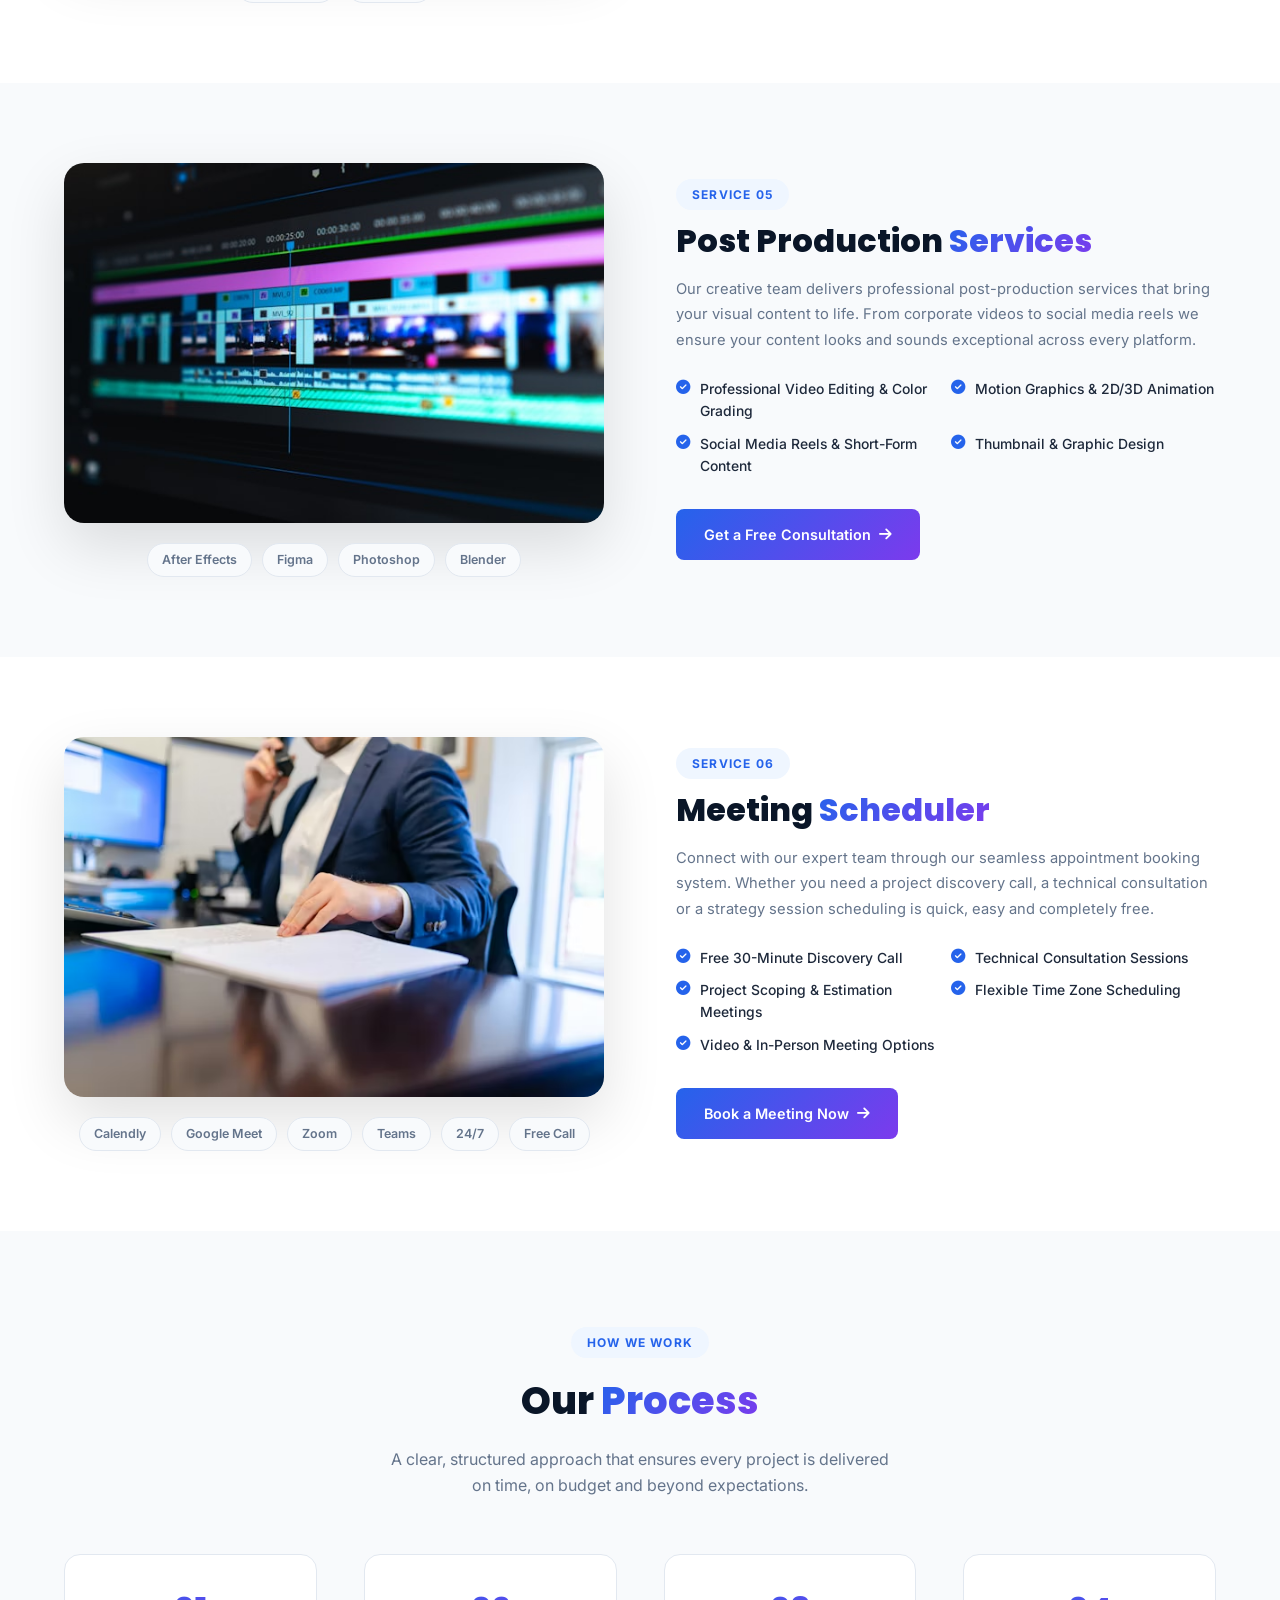
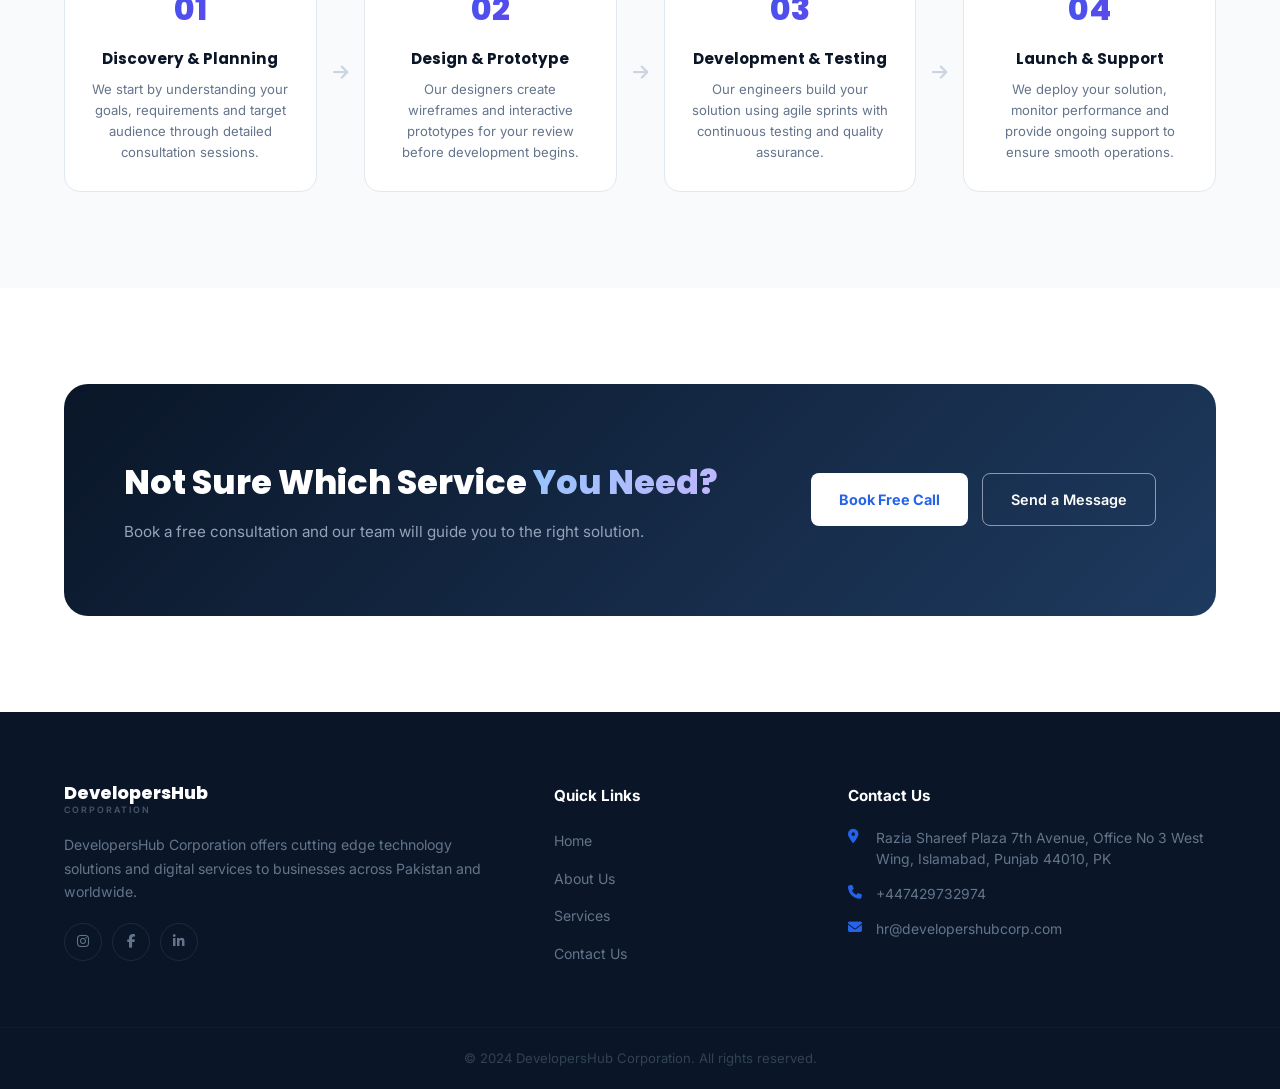
<file: services.html>
<!DOCTYPE html>
<html lang="en">
<head>
  <meta charset="UTF-8"/>
  <meta name="viewport" content="width=device-width, initial-scale=1.0"/>
  <meta name="description" content="DevelopersHub Corporation Services - Software Development, AI Solutions, Digital Marketing and more."/>
  <title>Services | DevelopersHub Corporation</title>
  <link href="https://fonts.googleapis.com/css2?family=Inter:wght@400;500;600;700;800&family=Poppins:wght@600;700;800&display=swap" rel="stylesheet"/>
  <link rel="stylesheet" href="https://cdnjs.cloudflare.com/ajax/libs/font-awesome/6.5.0/css/all.min.css"/>
  <link rel="stylesheet" href="style.css"/>
</head>
<body>

  <!-- NAVBAR -->
  <nav class="navbar" id="navbar">
    <div class="nav-container">
      <a href="index.html" class="logo">
        Developers<span class="logo-accent">Hub</span>
      </a>
      <ul class="nav-links" id="navLinks">
        <li><a href="index.html">Home</a></li>
        <li><a href="about.html">About Us</a></li>
        <li><a href="services.html" class="active">Services</a></li>
        <li><a href="portfolio.html">Portfolio</a></li>
        <li><a href="contact.html">Contact</a></li>
        <li><a href="booking.html" class="nav-cta">Book a Meeting</a></li>
      </ul>
      <div class="hamburger" id="hamburger">
        <span></span><span></span><span></span>
      </div>
    </div>
  </nav>

  <!-- PAGE HERO WITH BG IMAGE -->
  <section class="page-hero-img">
    <img src="images/hero-bg.jpg" alt="Services"/>
    <div class="phi-overlay"></div>
    <div class="phi-content container">
      <div class="breadcrumb">
        <a href="index.html">Home</a>
        <i class="fa-solid fa-chevron-right"></i>
        <span>Services</span>
      </div>
      <h1>Our <span class="gradient-text">Services</span></h1>
      <p>End-to-end digital solutions designed to help your business grow, scale and compete in the modern world.</p>
    </div>
  </section>

  <!-- SERVICE TABS -->
  <section class="section-padding">
    <div class="container">
      <div class="section-header">
        <span class="section-tag">What We Offer</span>
        <h2>Six Core <span class="gradient-text">Service Areas</span></h2>
        <p>From custom software to AI automation  we cover the full spectrum of digital services your business needs.</p>
      </div>
      <div class="services-intro-grid">
        <a href="#software" class="svc-tab">
          <div class="svc-tab-icon"><i class="fa-solid fa-code"></i></div>
          <span>Software Development</span>
        </a>
        <a href="#ai-solutions" class="svc-tab">
          <div class="svc-tab-icon"><i class="fa-solid fa-robot"></i></div>
          <span>AI Solutions</span>
        </a>
        <a href="#ai-content" class="svc-tab">
          <div class="svc-tab-icon"><i class="fa-solid fa-wand-magic-sparkles"></i></div>
          <span>AI Content</span>
        </a>
        <a href="#marketing" class="svc-tab">
          <div class="svc-tab-icon"><i class="fa-solid fa-chart-line"></i></div>
          <span>Digital Marketing</span>
        </a>
        <a href="#postprod" class="svc-tab">
          <div class="svc-tab-icon"><i class="fa-solid fa-film"></i></div>
          <span>Post Production</span>
        </a>
        <a href="#booking-svc" class="svc-tab">
          <div class="svc-tab-icon"><i class="fa-solid fa-calendar-check"></i></div>
          <span>Meeting Scheduler</span>
        </a>
      </div>
    </div>
  </section>

  <!-- SERVICE 1: SOFTWARE DEVELOPMENT -->
  <section class="service-detail bg-light" id="software">
    <div class="container svc-detail-grid">
      <div class="svc-detail-visual">
        <div class="svc-real-img">
          <img src="images/svc-software.jpg" alt="Software Development"/>
        </div>
        <div class="svc-tech-tags">
          <span>React</span><span>Node.js</span>
          <span>Flutter</span><span>Python</span>
        </div>
      </div>
      <div class="svc-detail-text">
        <span class="section-tag">Service 01</span>
        <h2>Software <span class="gradient-text">Development</span></h2>
        <p>At DevelopersHub Corporation, we create high-performance web and mobile applications designed to deliver exceptional user experiences. Leveraging both native technologies and cross-platform frameworks, our team crafts sleek, functional and future-ready software solutions tailored to your business objectives.</p>
        <ul class="svc-features">
          <li><i class="fa-solid fa-circle-check"></i> Custom Web Application Development</li>
          <li><i class="fa-solid fa-circle-check"></i> Mobile App Development (iOS & Android)</li>
          <li><i class="fa-solid fa-circle-check"></i> SaaS Platform Architecture & Development</li>
          <li><i class="fa-solid fa-circle-check"></i> API Design, Development & Integration</li>
        </ul>
        <a href="booking.html" class="btn-primary">Get a Free Consultation <i class="fa-solid fa-arrow-right"></i></a>
      </div>
    </div>
  </section>

  <!-- SERVICE 2: AI SOLUTIONS -->
  <section class="service-detail" id="ai-solutions">
    <div class="container svc-detail-grid reverse">
      <div class="svc-detail-text">
        <span class="section-tag">Service 02</span>
        <h2>AI Solutions & <span class="gradient-text">Automation</span></h2>
        <p>We help businesses unlock the power of artificial intelligence through intelligent automation, machine learning models and smart integrations that reduce manual effort and drive efficiency at scale. Our AI solutions are built to future-proof your operations.</p>
        <ul class="svc-features">
          <li><i class="fa-solid fa-circle-check"></i> Business Process Automation (RPA)</li>
          <li><i class="fa-solid fa-circle-check"></i> Custom AI Model Development</li>
          <li><i class="fa-solid fa-circle-check"></i> Chatbot & Virtual Assistant Integration</li>
          <li><i class="fa-solid fa-circle-check"></i> Natural Language Processing (NLP)</li>
        </ul>
        <a href="booking.html" class="btn-primary">Get a Free Consultation <i class="fa-solid fa-arrow-right"></i></a>
      </div>
      <div class="svc-detail-visual">
        <div class="svc-real-img">
          <img src="images/ai.jpg" alt="AI Solutions"/>
        </div>
        <div class="svc-tech-tags">
          <span>OpenAI</span><span>Python</span><span>TensorFlow</span>
          <span>FastAPI</span>
        </div>
      </div>
    </div>
  </section>

  <!-- SERVICE 3: AI CONTENT -->
  <section class="service-detail bg-light" id="ai-content">
    <div class="container svc-detail-grid">
      <div class="svc-detail-visual">
        <div class="svc-real-img">
          <img src="images/content.jpg" alt="AI Content Generation"/>
        </div>
        <div class="svc-tech-tags">
          <span>GPT-4</span><span>Claude</span>
          <span>Copy.ai</span><span>DALL-E</span>
        </div>
      </div>
      <div class="svc-detail-text">
        <span class="section-tag">Service 03</span>
        <h2>AI Content <span class="gradient-text">Generation</span></h2>
        <p>Leverage the power of AI to produce high-quality, consistent content at scale. From blog articles to ad copies and social media posts — we create content that engages your audience and supports your brand voice across all platforms.</p>
        <ul class="svc-features">
          <li><i class="fa-solid fa-circle-check"></i> SEO-Optimized Blog & Article Writing</li>
          <li><i class="fa-solid fa-circle-check"></i> Marketing & Ad Copywriting</li>
          <li><i class="fa-solid fa-circle-check"></i> Social Media Content Creation</li>
          <li><i class="fa-solid fa-circle-check"></i> Email Marketing Sequences</li>
        </ul>
        <a href="booking.html" class="btn-primary">Get a Free Consultation <i class="fa-solid fa-arrow-right"></i></a>
      </div>
    </div>
  </section>

  <!-- SERVICE 4: DIGITAL MARKETING -->
  <section class="service-detail" id="marketing">
    <div class="container svc-detail-grid reverse">
      <div class="svc-detail-text">
        <span class="section-tag">Service 04</span>
        <h2>Digital <span class="gradient-text">Marketing</span></h2>
        <p>We craft data driven digital marketing strategies that increase your visibility, generate qualified leads and convert prospects into loyal customers across all major digital channels in Pakistan and globally.</p>
        <ul class="svc-features">
          <li><i class="fa-solid fa-circle-check"></i> Search Engine Optimization (SEO)</li>
          <li><i class="fa-solid fa-circle-check"></i> Pay-Per-Click Advertising (Google & Meta)</li>
          <li><i class="fa-solid fa-circle-check"></i> Social Media Management & Growth</li>
          <li><i class="fa-solid fa-circle-check"></i> Email Marketing & Automation</li>
        </ul>
        <a href="booking.html" class="btn-primary">Get a Free Consultation <i class="fa-solid fa-arrow-right"></i></a>
      </div>
      <div class="svc-detail-visual">
        <div class="svc-real-img">
          <img src="images/Markting.jpg" alt="Digital Marketing"/>
        </div>
        <div class="svc-tech-tags">
          <span>Google Ads</span><span>Meta Ads</span>
          
        </div>
      </div>
    </div>
  </section>

  <!-- SERVICE 5: POST PRODUCTION -->
  <section class="service-detail bg-light" id="postprod">
    <div class="container svc-detail-grid">
      <div class="svc-detail-visual">
        <div class="svc-real-img">
          <img src="images/postpord.jpg" alt="Post Production"/>
        </div>
        <div class="svc-tech-tags">
          <span>After Effects</span>
          <span>Figma</span><span>Photoshop</span><span>Blender</span>
        </div>
      </div>
      <div class="svc-detail-text">
        <span class="section-tag">Service 05</span>
        <h2>Post Production <span class="gradient-text">Services</span></h2>
        <p>Our creative team delivers professional post-production services that bring your visual content to life. From corporate videos to social media reels  we ensure your content looks and sounds exceptional across every platform.</p>
        <ul class="svc-features">
          <li><i class="fa-solid fa-circle-check"></i> Professional Video Editing & Color Grading</li>
          <li><i class="fa-solid fa-circle-check"></i> Motion Graphics & 2D/3D Animation</li>
          <li><i class="fa-solid fa-circle-check"></i> Social Media Reels & Short-Form Content</li>
          <li><i class="fa-solid fa-circle-check"></i> Thumbnail & Graphic Design</li>
        </ul>
        <a href="booking.html" class="btn-primary">Get a Free Consultation <i class="fa-solid fa-arrow-right"></i></a>
      </div>
    </div>
  </section>

  <!-- SERVICE 6: MEETING SCHEDULER -->
  <section class="service-detail" id="booking-svc">
    <div class="container svc-detail-grid reverse">
      <div class="svc-detail-text">
        <span class="section-tag">Service 06</span>
        <h2>Meeting <span class="gradient-text">Scheduler</span></h2>
        <p>Connect with our expert team through our seamless appointment booking system. Whether you need a project discovery call, a technical consultation or a strategy session  scheduling is quick, easy and completely free.</p>
        <ul class="svc-features">
          <li><i class="fa-solid fa-circle-check"></i> Free 30-Minute Discovery Call</li>
          <li><i class="fa-solid fa-circle-check"></i> Technical Consultation Sessions</li>
          <li><i class="fa-solid fa-circle-check"></i> Project Scoping & Estimation Meetings</li>
          <li><i class="fa-solid fa-circle-check"></i> Flexible Time Zone Scheduling</li>
          <li><i class="fa-solid fa-circle-check"></i> Video & In-Person Meeting Options</li>
        </ul>
        <a href="booking.html" class="btn-primary">Book a Meeting Now <i class="fa-solid fa-arrow-right"></i></a>
      </div>
      <div class="svc-detail-visual">
        <div class="svc-real-img">
          <img src="images/booking.jpg" alt="Meeting Scheduler"/>
        </div>
        <div class="svc-tech-tags">
          <span>Calendly</span><span>Google Meet</span><span>Zoom</span>
          <span>Teams</span><span>24/7</span><span>Free Call</span>
        </div>
      </div>
    </div>
  </section>

  <!-- PROCESS SECTION -->
  <section class="section-padding bg-light">
    <div class="container">
      <div class="section-header">
        <span class="section-tag">How We Work</span>
        <h2>Our <span class="gradient-text">Process</span></h2>
        <p>A clear, structured approach that ensures every project is delivered on time, on budget and beyond expectations.</p>
      </div>
      <div class="process-grid">
        <div class="process-step">
          <div class="ps-number">01</div>
          <div class="ps-content">
            <h3>Discovery & Planning</h3>
            <p>We start by understanding your goals, requirements and target audience through detailed consultation sessions.</p>
          </div>
        </div>
        <div class="process-connector"><i class="fa-solid fa-arrow-right"></i></div>
        <div class="process-step">
          <div class="ps-number">02</div>
          <div class="ps-content">
            <h3>Design & Prototype</h3>
            <p>Our designers create wireframes and interactive prototypes for your review before development begins.</p>
          </div>
        </div>
        <div class="process-connector"><i class="fa-solid fa-arrow-right"></i></div>
        <div class="process-step">
          <div class="ps-number">03</div>
          <div class="ps-content">
            <h3>Development & Testing</h3>
            <p>Our engineers build your solution using agile sprints with continuous testing and quality assurance.</p>
          </div>
        </div>
        <div class="process-connector"><i class="fa-solid fa-arrow-right"></i></div>
        <div class="process-step">
          <div class="ps-number">04</div>
          <div class="ps-content">
            <h3>Launch & Support</h3>
            <p>We deploy your solution, monitor performance and provide ongoing support to ensure smooth operations.</p>
          </div>
        </div>
      </div>
    </div>
  </section>

  <!-- CTA -->
  <section class="cta-section section-padding">
    <div class="container">
      <div class="cta-box">
        <div class="cta-text">
          <h2>Not Sure Which Service <span class="gradient-text-light">You Need?</span></h2>
          <p>Book a free consultation and our team will guide you to the right solution.</p>
        </div>
        <div class="cta-actions">
          <a href="booking.html" class="btn-white">Book Free Call</a>
          <a href="contact.html" class="btn-outline-white">Send a Message</a>
        </div>
      </div>
    </div>
  </section>

  <!-- FOOTER -->
  <footer class="footer">
    <div class="container footer-grid">
      <div class="footer-brand">
        <a href="index.html" class="footer-logo">
          <div>
            <span class="footer-logo-text">DevelopersHub</span>
            <span class="footer-logo-sub">CORPORATION</span>
          </div>
        </a>
        <p>DevelopersHub Corporation offers cutting edge technology solutions and digital services to businesses across Pakistan and worldwide.</p>
        <div class="social-links">
          <a href="#"><i class="fa-brands fa-instagram"></i></a>
          <a href="#"><i class="fa-brands fa-facebook-f"></i></a>
          <a href="#"><i class="fa-brands fa-linkedin-in"></i></a>
        </div>
      </div>
      <div class="footer-links">
        <h4>Quick Links</h4>
        <ul>
          <li><a href="index.html">Home</a></li>
          <li><a href="about.html">About Us</a></li>
          <li><a href="services.html">Services</a></li>
          <li><a href="contact.html">Contact Us</a></li>
        </ul>
      </div>
      <div class="footer-contact">
        <h4>Contact Us</h4>
        <div class="footer-contact-items">
          <div class="footer-contact-item">
            <i class="fa-solid fa-location-dot"></i>
            <span>Razia Shareef Plaza 7th Avenue, Office No 3 West Wing, Islamabad, Punjab 44010, PK</span>
          </div>
          <div class="footer-contact-item">
            <i class="fa-solid fa-phone"></i>
            <span>+447429732974</span>
          </div>
          <div class="footer-contact-item">
            <i class="fa-solid fa-envelope"></i>
            <span>hr@developershubcorp.com</span>
          </div>
        </div>
      </div>
    </div>
    <div class="footer-bottom">
      <p>&copy; 2024 DevelopersHub Corporation. All rights reserved.</p>
    </div>
  </footer>

  <script src="main.js"></script>
</body>
</html>
</file>
<file: style.css>
/* ===========================
   RESET & ROOT
=========================== */
*, *::before, *::after {
  margin: 0;
  padding: 0;
  box-sizing: border-box;
}

:root {
  --primary: #2563EB;
  --primary-dark: #1D4ED8;
  --accent: #7C3AED;
  --secondary: #0A1628;
  --bg-light: #F8FAFC;
  --text-dark: #1E293B;
  --text-gray: #64748B;
  --white: #FFFFFF;
  --border: #E2E8F0;
}

html { scroll-behavior: smooth; }

body {
  font-family: 'Inter', sans-serif;
  color: var(--text-dark);
  background: var(--white);
  line-height: 1.6;
  overflow-x: hidden;
}

img {
  width: 100%;
  height: 100%;
  object-fit: cover;
  display: block;
}

/* ===========================
   UTILITIES
=========================== */
.container {
  max-width: 1200px;
  margin: 0 auto;
  padding: 0 24px;
}

.section-padding { padding: 96px 0; }
.bg-light { background: var(--bg-light); }

.gradient-text {
  background: linear-gradient(135deg, var(--primary), var(--accent));
  -webkit-background-clip: text;
  -webkit-text-fill-color: transparent;
  background-clip: text;
}

.gradient-text-light {
  background: linear-gradient(135deg, #93C5FD, #C4B5FD);
  -webkit-background-clip: text;
  -webkit-text-fill-color: transparent;
  background-clip: text;
}

.section-header {
  text-align: center;
  margin-bottom: 56px;
}

.section-header h2 {
  font-family: 'Poppins', sans-serif;
  font-size: 2.4rem;
  font-weight: 800;
  color: var(--secondary);
  margin: 12px 0 16px;
}

.section-header p {
  color: var(--text-gray);
  font-size: 1rem;
  max-width: 520px;
  margin: 0 auto;
}

.section-tag {
  display: inline-block;
  background: #EFF6FF;
  color: var(--primary);
  font-size: 0.75rem;
  font-weight: 700;
  padding: 6px 16px;
  border-radius: 20px;
  text-transform: uppercase;
  letter-spacing: 1.2px;
}

.center-btn { text-align: center; margin-top: 48px; }

/* ===========================
   BUTTONS
=========================== */
.btn-primary {
  display: inline-flex;
  align-items: center;
  gap: 8px;
  background: linear-gradient(135deg, var(--primary), var(--accent));
  color: var(--white);
  padding: 14px 28px;
  border-radius: 8px;
  text-decoration: none;
  font-weight: 600;
  font-size: 0.9rem;
  transition: transform 0.3s, box-shadow 0.3s;
  border: none;
  cursor: pointer;
}

.btn-primary:hover {
  transform: translateY(-2px);
  box-shadow: 0 10px 30px rgba(37,99,235,0.3);
}

.btn-secondary {
  display: inline-flex;
  align-items: center;
  gap: 8px;
  background: transparent;
  color: var(--text-dark);
  padding: 14px 28px;
  border-radius: 8px;
  text-decoration: none;
  font-weight: 600;
  font-size: 0.9rem;
  border: 1.5px solid var(--border);
  transition: all 0.3s;
}

.btn-secondary:hover {
  border-color: var(--primary);
  color: var(--primary);
}

.btn-hero-outline {
  display: inline-flex;
  align-items: center;
  gap: 8px;
  background: transparent;
  color: var(--white);
  padding: 14px 28px;
  border-radius: 8px;
  text-decoration: none;
  font-weight: 600;
  font-size: 0.9rem;
  border: 1.5px solid rgba(255,255,255,0.6);
  transition: all 0.3s;
}

.btn-hero-outline:hover {
  background: rgba(255,255,255,0.15);
  border-color: var(--white);
}

.btn-outline-dark {
  display: inline-flex;
  align-items: center;
  gap: 8px;
  background: transparent;
  color: var(--secondary);
  padding: 14px 28px;
  border-radius: 8px;
  text-decoration: none;
  font-weight: 600;
  font-size: 0.9rem;
  border: 1.5px solid var(--border);
  transition: all 0.3s;
}

.btn-outline-dark:hover {
  border-color: var(--primary);
  color: var(--primary);
}

.btn-white {
  display: inline-flex;
  align-items: center;
  gap: 8px;
  background: var(--white);
  color: var(--primary);
  padding: 14px 28px;
  border-radius: 8px;
  text-decoration: none;
  font-weight: 700;
  font-size: 0.9rem;
  transition: all 0.3s;
}

.btn-white:hover {
  box-shadow: 0 8px 24px rgba(0,0,0,0.15);
  transform: translateY(-2px);
}

.btn-outline-white {
  display: inline-flex;
  align-items: center;
  gap: 8px;
  background: transparent;
  color: var(--white);
  padding: 14px 28px;
  border-radius: 8px;
  text-decoration: none;
  font-weight: 600;
  font-size: 0.9rem;
  border: 1.5px solid rgba(255,255,255,0.5);
  transition: all 0.3s;
}

.btn-outline-white:hover {
  border-color: var(--white);
  background: rgba(255,255,255,0.1);
}

/* ===========================
   NAVBAR
=========================== */
.navbar {
  position: fixed;
  top: 0;
  width: 100%;
  z-index: 1000;
  background: rgba(10, 22, 40, 0.95);
  backdrop-filter: blur(12px);
  border-bottom: 1px solid rgba(255,255,255,0.08);
  transition: box-shadow 0.3s;
}

.navbar.scrolled {
  box-shadow: 0 4px 24px rgba(0,0,0,0.3);
}

.nav-container {
  max-width: 1200px;
  margin: 0 auto;
  padding: 0 24px;
  display: flex;
  align-items: center;
  justify-content: space-between;
  height: 72px;
}

/* LOGO */
.logo {
  display: flex;
  align-items: center;
  gap: 10px;
  text-decoration: none;
  line-height: 1;
}

.logo-icon {
  width: 38px;
  height: 38px;
  background: linear-gradient(135deg, var(--primary), var(--accent));
  border-radius: 10px;
  display: flex;
  align-items: center;
  justify-content: center;
  color: var(--white);
  font-size: 1rem;
}

.logo-accent { color: var(--primary); }

.navbar .logo {
  font-family: 'Poppins', sans-serif;
  font-size: 1.1rem;
  font-weight: 800;
  color: var(--white);
  flex-direction: column;
  align-items: flex-start;
  gap: 0;
}

.navbar .logo-icon { margin-right: 10px; }

.navbar .logo {
  flex-direction: row;
  align-items: center;
}

.logo-sub {
  font-size: 0.55rem;
  letter-spacing: 2px;
  color: #94A3B8;
  font-weight: 600;
  margin-left: 2px;
  align-self: flex-end;
  margin-bottom: 2px;
}

.nav-links {
  display: flex;
  align-items: center;
  list-style: none;
  gap: 28px;
}

.nav-links a {
  text-decoration: none;
  color: #94A3B8;
  font-weight: 500;
  font-size: 0.88rem;
  transition: color 0.3s;
  position: relative;
}

.nav-links a::after {
  content: '';
  position: absolute;
  bottom: -4px;
  left: 0;
  width: 0;
  height: 2px;
  background: var(--primary);
  transition: width 0.3s;
}

.nav-links a:hover::after,
.nav-links a.active::after { width: 100%; }

.nav-links a:hover,
.nav-links a.active { color: var(--white); }

.nav-cta {
  background: linear-gradient(135deg, var(--primary), var(--accent)) !important;
  color: var(--white) !important;
  padding: 10px 20px;
  border-radius: 8px;
  font-weight: 600 !important;
}

.nav-cta::after { display: none !important; }

.hamburger {
  display: none;
  flex-direction: column;
  gap: 5px;
  cursor: pointer;
  padding: 4px;
}

.hamburger span {
  width: 24px;
  height: 2px;
  background: var(--white);
  border-radius: 2px;
  transition: all 0.3s;
}

/* ===========================
   HERO — Full BG Image
=========================== */
.hero {
  position: relative;
  min-height: 100vh;
  display: flex;
  align-items: center;
  overflow: hidden;
}

.hero-bg {
  position: absolute;
  inset: 0;
  z-index: 0;
}

.hero-bg img {
  width: 100%;
  height: 100%;
  object-fit: cover;
  object-position: center;
}

.hero-overlay {
  position: absolute;
  inset: 0;
  background: linear-gradient(
    135deg,
    rgba(10, 22, 40, 0.88) 0%,
    rgba(10, 22, 40, 0.65) 100%
  );
}

.hero-inner {
  position: relative;
  z-index: 1;
  padding: 120px 24px 80px;
  width: 100%;
}

.hero-content { max-width: 680px; }

.hero-badge {
  display: inline-flex;
  align-items: center;
  gap: 8px;
  background: rgba(255,255,255,0.1);
  border: 1px solid rgba(255,255,255,0.2);
  color: #93C5FD;
  padding: 8px 18px;
  border-radius: 24px;
  font-size: 0.82rem;
  font-weight: 600;
  margin-bottom: 28px;
  backdrop-filter: blur(4px);
}

.badge-dot {
  width: 7px;
  height: 7px;
  background: #60A5FA;
  border-radius: 50%;
  animation: pulse 2s infinite;
}

@keyframes pulse {
  0%, 100% { opacity: 1; transform: scale(1); }
  50% { opacity: 0.5; transform: scale(1.3); }
}

.hero-content h1 {
  font-family: 'Poppins', sans-serif;
  font-size: 3.8rem;
  font-weight: 800;
  line-height: 1.1;
  color: var(--white);
  margin-bottom: 20px;
}

.hero-content p {
  font-size: 1.05rem;
  color: rgba(255,255,255,0.75);
  margin-bottom: 36px;
  line-height: 1.75;
  max-width: 520px;
}

.hero-buttons {
  display: flex;
  gap: 14px;
  flex-wrap: wrap;
  margin-bottom: 56px;
}

.hero-stats {
  display: flex;
  align-items: center;
  gap: 32px;
}

.stat h3 {
  font-family: 'Poppins', sans-serif;
  font-size: 2rem;
  font-weight: 800;
  color: var(--white);
  line-height: 1;
}

.stat p {
  font-size: 0.82rem;
  color: rgba(255,255,255,0.6);
  margin-top: 4px;
}

.stat-divider {
  width: 1px;
  height: 40px;
  background: rgba(255,255,255,0.2);
}

/* ===========================
   TRUSTED BY
=========================== */
.trusted-by {
  padding: 28px 0;
  background: var(--secondary);
  border-bottom: 1px solid rgba(255,255,255,0.06);
}

.trusted-label {
  text-align: center;
  font-size: 0.75rem;
  color: #475569;
  text-transform: uppercase;
  letter-spacing: 2px;
  font-weight: 600;
  margin-bottom: 18px;
}

.trusted-logos {
  display: flex;
  align-items: center;
  justify-content: center;
  gap: 48px;
  flex-wrap: wrap;
}

.trusted-logos span {
  font-family: 'Poppins', sans-serif;
  font-size: 1rem;
  font-weight: 800;
  color: #334155;
  letter-spacing: 1px;
  transition: color 0.3s;
  cursor: default;
}

.trusted-logos span:hover { color: #64748B; }

/* ===========================
   SERVICES — With Images
=========================== */
.services-grid {
  display: grid;
  grid-template-columns: repeat(3, 1fr);
  gap: 24px;
}

.service-card {
  background: var(--white);
  border: 1px solid var(--border);
  border-radius: 16px;
  overflow: hidden;
  transition: all 0.3s;
}

.service-card:hover {
  transform: translateY(-6px);
  box-shadow: 0 24px 60px rgba(37,99,235,0.1);
  border-color: transparent;
}

.service-img {
  height: 200px;
  overflow: hidden;
  position: relative;
}

.service-img img {
  width: 100%;
  height: 100%;
  object-fit: cover;
  transition: transform 0.4s ease;
}

.service-card:hover .service-img img {
  transform: scale(1.05);
}

.service-body {
  padding: 28px;
}

.service-icon-box {
  width: 48px;
  height: 48px;
  background: #EFF6FF;
  border-radius: 12px;
  display: flex;
  align-items: center;
  justify-content: center;
  margin-bottom: 14px;
  transition: background 0.3s;
}

.service-icon-box i {
  font-size: 1.2rem;
  color: var(--primary);
  transition: color 0.3s;
}

.service-card:hover .service-icon-box {
  background: linear-gradient(135deg, var(--primary), var(--accent));
}

.service-card:hover .service-icon-box i { color: var(--white); }

.service-card h3 {
  font-family: 'Poppins', sans-serif;
  font-size: 1rem;
  font-weight: 700;
  color: var(--secondary);
  margin-bottom: 8px;
}

.service-card p {
  color: var(--text-gray);
  font-size: 0.87rem;
  line-height: 1.65;
  margin-bottom: 16px;
}

.card-link {
  display: inline-flex;
  align-items: center;
  gap: 6px;
  color: var(--primary);
  text-decoration: none;
  font-size: 0.87rem;
  font-weight: 600;
  transition: gap 0.3s;
}

.card-link:hover { gap: 10px; }

/* ===========================
   ABOUT PREVIEW — With Image
=========================== */
.about-grid {
  display: grid;
  grid-template-columns: 1fr 1fr;
  gap: 80px;
  align-items: center;
}

.about-img-box {
  position: relative;
  border-radius: 24px;
  overflow: visible;
  height: 420px;
}

.about-img-box img {
  width: 100%;
  height: 100%;
  object-fit: cover;
  border-radius: 24px;
}

.about-exp-badge {
  position: absolute;
  bottom: -20px;
  right: -20px;
  background: var(--white);
  border-radius: 16px;
  padding: 16px 20px;
  box-shadow: 0 10px 40px rgba(0,0,0,0.15);
  text-align: center;
  border: 1px solid var(--border);
  z-index: 2;
}

.about-exp-badge strong {
  display: block;
  font-family: 'Poppins', sans-serif;
  font-size: 1.8rem;
  font-weight: 800;
  color: var(--primary);
  line-height: 1;
}

.about-exp-badge span {
  font-size: 0.78rem;
  color: var(--text-gray);
  font-weight: 500;
}

.about-text .section-tag { margin-bottom: 14px; }

.about-text h2 {
  font-family: 'Poppins', sans-serif;
  font-size: 2.1rem;
  font-weight: 800;
  color: var(--secondary);
  margin-bottom: 16px;
  line-height: 1.2;
}

.about-text > p {
  color: var(--text-gray);
  font-size: 0.95rem;
  line-height: 1.75;
  margin-bottom: 28px;
}

.about-features {
  display: flex;
  flex-direction: column;
  gap: 20px;
  margin-bottom: 32px;
}

.about-feature {
  display: flex;
  align-items: flex-start;
  gap: 16px;
}

.af-icon {
  width: 42px;
  height: 42px;
  min-width: 42px;
  background: #EFF6FF;
  border-radius: 10px;
  display: flex;
  align-items: center;
  justify-content: center;
}

.af-icon i { color: var(--primary); font-size: 1rem; }

.about-feature h4 {
  font-weight: 700;
  font-size: 0.9rem;
  color: var(--secondary);
  margin-bottom: 4px;
}

.about-feature p {
  font-size: 0.85rem;
  color: var(--text-gray);
  line-height: 1.5;
}

/* ===========================
   PORTFOLIO — With Images
=========================== */
.portfolio-grid {
  display: grid;
  grid-template-columns: repeat(3, 1fr);
  gap: 24px;
}

.portfolio-card {
  background: var(--white);
  border-radius: 16px;
  overflow: hidden;
  border: 1px solid var(--border);
  transition: all 0.3s;
}

.portfolio-card:hover {
  transform: translateY(-5px);
  box-shadow: 0 20px 50px rgba(0,0,0,0.1);
}

.portfolio-thumb {
  height: 200px;
  position: relative;
  overflow: hidden;
}

.portfolio-thumb img {
  width: 100%;
  height: 100%;
  object-fit: cover;
  transition: transform 0.4s ease;
}

.portfolio-card:hover .portfolio-thumb img {
  transform: scale(1.05);
}

.port-overlay {
  position: absolute;
  inset: 0;
  background: linear-gradient(to top, rgba(10,22,40,0.7) 0%, transparent 60%);
  display: flex;
  align-items: flex-end;
  padding: 16px;
}

.portfolio-info { padding: 20px; }

.p-tag {
  display: inline-block;
  background: rgba(255,255,255,0.15);
  color: var(--white);
  font-size: 0.72rem;
  font-weight: 600;
  padding: 4px 10px;
  border-radius: 6px;
  text-transform: uppercase;
  letter-spacing: 0.5px;
  backdrop-filter: blur(4px);
}

.portfolio-info h4 {
  font-family: 'Poppins', sans-serif;
  font-weight: 700;
  font-size: 1rem;
  color: var(--secondary);
  margin-bottom: 6px;
}

.portfolio-info p {
  color: var(--text-gray);
  font-size: 0.85rem;
  line-height: 1.6;
}

/* ===========================
   CTA
=========================== */
.cta-box {
  background: linear-gradient(135deg, var(--secondary), #1E3A5F);
  border-radius: 24px;
  padding: 72px 60px;
  display: flex;
  align-items: center;
  justify-content: space-between;
  gap: 40px;
}

.cta-text h2 {
  font-family: 'Poppins', sans-serif;
  font-size: 2.1rem;
  font-weight: 800;
  color: var(--white);
  margin-bottom: 10px;
}

.cta-text p { color: #94A3B8; font-size: 0.95rem; }

.cta-actions {
  display: flex;
  gap: 14px;
  flex-shrink: 0;
  flex-wrap: wrap;
}

/* ===========================
   FOOTER — Real Data Style
=========================== */
.footer {
  background: var(--secondary);
  padding: 72px 0 0;
}

.footer-grid {
  display: grid;
  grid-template-columns: 1.8fr 1fr 1.5fr;
  gap: 48px;
  padding-bottom: 48px;
}

.footer-logo {
  display: flex;
  align-items: center;
  gap: 12px;
  text-decoration: none;
  margin-bottom: 16px;
}

.footer-logo-icon {
  width: 44px;
  height: 44px;
  background: linear-gradient(135deg, var(--primary), var(--accent));
  border-radius: 12px;
  display: flex;
  align-items: center;
  justify-content: center;
  color: var(--white);
  font-size: 1.1rem;
  flex-shrink: 0;
}

.footer-logo-text {
  display: block;
  font-family: 'Poppins', sans-serif;
  font-size: 1.1rem;
  font-weight: 800;
  color: var(--white);
  line-height: 1.1;
}

.footer-logo-sub {
  display: block;
  font-size: 0.55rem;
  letter-spacing: 2px;
  color: #475569;
  font-weight: 600;
}

.footer-brand p {
  color: #64748B;
  font-size: 0.88rem;
  line-height: 1.65;
  margin-bottom: 20px;
}

.social-links {
  display: flex;
  gap: 10px;
}

.social-links a {
  width: 38px;
  height: 38px;
  background: transparent;
  border: 1px solid #1E293B;
  border-radius: 50%;
  display: flex;
  align-items: center;
  justify-content: center;
  color: #64748B;
  text-decoration: none;
  font-size: 0.85rem;
  transition: all 0.3s;
}

.social-links a:hover {
  background: var(--primary);
  border-color: var(--primary);
  color: var(--white);
}

.footer-links h4,
.footer-contact h4 {
  color: var(--white);
  font-weight: 700;
  font-size: 0.95rem;
  margin-bottom: 20px;
}

.footer-links ul { list-style: none; }

.footer-links ul li { margin-bottom: 12px; }

.footer-links ul li a {
  color: #64748B;
  text-decoration: none;
  font-size: 0.88rem;
  transition: color 0.3s;
}

.footer-links ul li a:hover { color: var(--white); }

.footer-contact-items {
  display: flex;
  flex-direction: column;
  gap: 14px;
}

.footer-contact-item {
  display: flex;
  align-items: flex-start;
  gap: 12px;
  color: #64748B;
  font-size: 0.87rem;
  line-height: 1.5;
}

.footer-contact-item i {
  color: var(--primary);
  width: 16px;
  margin-top: 2px;
  flex-shrink: 0;
}

.footer-bottom {
  border-top: 1px solid #0F1C2E;
  padding: 20px 24px;
  text-align: center;
}

.footer-bottom p { color: #334155; font-size: 0.82rem; }

/* ===========================
   PAGE HERO
=========================== */
.page-hero {
  background: linear-gradient(135deg, var(--secondary) 0%, #0F2545 100%);
  padding: 140px 0 80px;
  text-align: center;
}

.breadcrumb {
  display: flex;
  align-items: center;
  justify-content: center;
  gap: 8px;
  margin-bottom: 20px;
  font-size: 0.85rem;
}

.breadcrumb a {
  color: #94A3B8;
  text-decoration: none;
  transition: color 0.3s;
}

.breadcrumb a:hover { color: var(--white); }
.breadcrumb i { color: #475569; font-size: 0.7rem; }
.breadcrumb span { color: var(--white); font-weight: 500; }

.page-hero h1 {
  font-family: 'Poppins', sans-serif;
  font-size: 2.8rem;
  font-weight: 800;
  color: var(--white);
  margin-bottom: 16px;
}

.page-hero p {
  color: #94A3B8;
  font-size: 1rem;
  max-width: 520px;
  margin: 0 auto;
  line-height: 1.7;
}

/* ===========================
   SERVICES PAGE — With Images
=========================== */
.services-intro-grid {
  display: grid;
  grid-template-columns: repeat(6, 1fr);
  gap: 16px;
}

.svc-tab {
  display: flex;
  flex-direction: column;
  align-items: center;
  gap: 10px;
  padding: 24px 12px;
  background: var(--white);
  border: 1px solid var(--border);
  border-radius: 14px;
  text-decoration: none;
  color: var(--text-dark);
  font-size: 0.8rem;
  font-weight: 600;
  text-align: center;
  transition: all 0.3s;
}

.svc-tab:hover {
  border-color: var(--primary);
  transform: translateY(-4px);
  box-shadow: 0 10px 30px rgba(37,99,235,0.1);
  color: var(--primary);
}

.svc-tab-icon {
  width: 48px;
  height: 48px;
  background: #EFF6FF;
  border-radius: 12px;
  display: flex;
  align-items: center;
  justify-content: center;
}

.svc-tab-icon i { font-size: 1.2rem; color: var(--primary); }

.service-detail { padding: 80px 0; }

.svc-detail-grid {
  display: grid;
  grid-template-columns: 1fr 1fr;
  gap: 72px;
  align-items: center;
}

.svc-detail-grid.reverse { direction: rtl; }
.svc-detail-grid.reverse > * { direction: ltr; }

/* Real image for services */
.svc-real-img {
  border-radius: 20px;
  overflow: hidden;
  height: 360px;
  box-shadow: 0 24px 60px rgba(0,0,0,0.12);
}

.svc-real-img img {
  width: 100%;
  height: 100%;
  object-fit: cover;
  transition: transform 0.4s ease;
}

.svc-real-img:hover img { transform: scale(1.03); }

.svc-tech-tags {
  display: flex;
  flex-wrap: wrap;
  gap: 10px;
  justify-content: center;
  margin-top: 20px;
}

.svc-tech-tags span {
  background: var(--bg-light);
  border: 1px solid var(--border);
  color: var(--text-gray);
  font-size: 0.78rem;
  font-weight: 600;
  padding: 6px 14px;
  border-radius: 20px;
}

.svc-detail-text h2 {
  font-family: 'Poppins', sans-serif;
  font-size: 2rem;
  font-weight: 800;
  color: var(--secondary);
  margin: 12px 0 16px;
  line-height: 1.2;
}

.svc-detail-text p {
  color: var(--text-gray);
  font-size: 0.92rem;
  line-height: 1.75;
  margin-bottom: 24px;
}

.svc-features {
  list-style: none;
  margin-bottom: 32px;
  display: grid;
  grid-template-columns: 1fr 1fr;
  gap: 10px;
}

.svc-features li {
  display: flex;
  align-items: flex-start;
  gap: 10px;
  font-size: 0.87rem;
  color: var(--text-dark);
  font-weight: 500;
}

.svc-features li i {
  color: var(--primary);
  font-size: 0.9rem;
  margin-top: 2px;
  flex-shrink: 0;
}

/* PROCESS */
.process-grid {
  display: grid;
  grid-template-columns: 1fr auto 1fr auto 1fr auto 1fr;
  gap: 16px;
  align-items: center;
}

.process-step {
  background: var(--white);
  border: 1px solid var(--border);
  border-radius: 16px;
  padding: 28px 24px;
  text-align: center;
  transition: all 0.3s;
}

.process-step:hover {
  transform: translateY(-4px);
  box-shadow: 0 16px 40px rgba(37,99,235,0.08);
  border-color: var(--primary);
}

.ps-number {
  font-family: 'Poppins', sans-serif;
  font-size: 2rem;
  font-weight: 800;
  background: linear-gradient(135deg, var(--primary), var(--accent));
  -webkit-background-clip: text;
  -webkit-text-fill-color: transparent;
  background-clip: text;
  margin-bottom: 12px;
}

.ps-content h3 {
  font-family: 'Poppins', sans-serif;
  font-size: 0.95rem;
  font-weight: 700;
  color: var(--secondary);
  margin-bottom: 8px;
}

.ps-content p { font-size: 0.82rem; color: var(--text-gray); line-height: 1.6; }

.process-connector { color: #CBD5E1; font-size: 1.1rem; text-align: center; }

/* ===========================
   ABOUT PAGE
=========================== */
.about-mv-grid {
  display: grid;
  grid-template-columns: repeat(3, 1fr);
  gap: 24px;
}

.mv-card {
  background: var(--white);
  border: 1px solid var(--border);
  border-radius: 16px;
  padding: 36px 28px;
  transition: all 0.3s;
}

.mv-card:hover {
  transform: translateY(-5px);
  box-shadow: 0 20px 50px rgba(37,99,235,0.08);
}

.mv-card-dark { background: var(--secondary); }
.mv-card-dark h3 { color: var(--white); }
.mv-card-dark p { color: #94A3B8; }

.mv-icon {
  width: 52px;
  height: 52px;
  background: #EFF6FF;
  border-radius: 12px;
  display: flex;
  align-items: center;
  justify-content: center;
  margin-bottom: 20px;
}

.mv-icon.light { background: #1E293B; }
.mv-icon.light i { color: #60A5FA; }
.mv-icon i { font-size: 1.2rem; color: var(--primary); }

.mv-card h3 {
  font-family: 'Poppins', sans-serif;
  font-size: 1.05rem;
  font-weight: 700;
  color: var(--secondary);
  margin-bottom: 12px;
}

.mv-card p { color: var(--text-gray); font-size: 0.88rem; line-height: 1.7; }

.story-grid {
  display: grid;
  grid-template-columns: 1fr 1fr;
  gap: 80px;
  align-items: center;
}

.story-text h2 {
  font-family: 'Poppins', sans-serif;
  font-size: 2rem;
  font-weight: 800;
  color: var(--secondary);
  margin: 12px 0 16px;
  line-height: 1.2;
}

.story-text p { color: var(--text-gray); font-size: 0.92rem; line-height: 1.75; margin-bottom: 16px; }

.story-stats {
  display: grid;
  grid-template-columns: repeat(4, 1fr);
  gap: 16px;
  margin-top: 32px;
  padding-top: 32px;
  border-top: 1px solid var(--border);
}

.s-stat strong {
  display: block;
  font-family: 'Poppins', sans-serif;
  font-size: 1.6rem;
  font-weight: 800;
  color: var(--primary);
  line-height: 1;
  margin-bottom: 4px;
}

.s-stat span { font-size: 0.8rem; color: var(--text-gray); }

.story-visual { position: relative; }

.story-img-box {
  border-radius: 24px;
  overflow: hidden;
  height: 380px;
}

.story-img-box img {
  width: 100%;
  height: 100%;
  object-fit: cover;
}

.story-badge {
  position: absolute;
  bottom: -16px;
  right: -16px;
  background: var(--white);
  border: 1px solid var(--border);
  border-radius: 12px;
  padding: 14px 20px;
  display: flex;
  align-items: center;
  gap: 10px;
  box-shadow: 0 10px 40px rgba(0,0,0,0.1);
  font-weight: 600;
  font-size: 0.85rem;
  color: var(--text-dark);
}

.story-badge i { color: #F59E0B; font-size: 1.1rem; }

.why-grid {
  display: grid;
  grid-template-columns: repeat(2, 1fr);
  gap: 24px;
}

.why-card {
  background: var(--white);
  border: 1px solid var(--border);
  border-radius: 16px;
  padding: 36px 32px;
  transition: all 0.3s;
  position: relative;
  overflow: hidden;
}

.why-card:hover {
  box-shadow: 0 20px 50px rgba(37,99,235,0.08);
  transform: translateY(-4px);
}

.why-number {
  font-family: 'Poppins', sans-serif;
  font-size: 3rem;
  font-weight: 800;
  color: #F1F5F9;
  position: absolute;
  top: 16px;
  right: 24px;
  line-height: 1;
}

.why-card h3 {
  font-family: 'Poppins', sans-serif;
  font-size: 1rem;
  font-weight: 700;
  color: var(--secondary);
  margin-bottom: 10px;
}

.why-card p { color: var(--text-gray); font-size: 0.88rem; line-height: 1.7; }

.team-grid {
  display: grid;
  grid-template-columns: repeat(4, 1fr);
  gap: 24px;
}

.team-card {
  background: var(--white);
  border: 1px solid var(--border);
  border-radius: 16px;
  overflow: hidden;
  transition: all 0.3s;
}

.team-card:hover {
  transform: translateY(-5px);
  box-shadow: 0 20px 50px rgba(37,99,235,0.08);
}

.team-avatar {
  height: 200px;
  background: linear-gradient(135deg, #EFF6FF, #EDE9FE);
  display: flex;
  align-items: center;
  justify-content: center;
}

.team-avatar i { font-size: 3.5rem; color: var(--primary); }

.team-info { padding: 20px; text-align: center; }

.team-card h4 {
  font-family: 'Poppins', sans-serif;
  font-weight: 700;
  font-size: 0.95rem;
  color: var(--secondary);
  margin-bottom: 4px;
}

.team-card > p,
.team-info > p {
  color: var(--text-gray);
  font-size: 0.82rem;
  margin-bottom: 14px;
}

.team-socials {
  display: flex;
  justify-content: center;
  gap: 8px;
}

.team-socials a {
  width: 32px;
  height: 32px;
  background: #F1F5F9;
  border-radius: 8px;
  display: flex;
  align-items: center;
  justify-content: center;
  color: var(--text-gray);
  text-decoration: none;
  font-size: 0.8rem;
  transition: all 0.3s;
}

.team-socials a:hover { background: var(--primary); color: var(--white); }

/* ===========================
   PORTFOLIO PAGE
=========================== */
.portfolio-stats-bar {
  background: var(--bg-light);
  border-top: 1px solid var(--border);
  border-bottom: 1px solid var(--border);
  padding: 32px 0;
}

.psb-grid {
  display: flex;
  align-items: center;
  justify-content: center;
  gap: 48px;
}

.psb-item { text-align: center; }

.psb-item strong {
  display: block;
  font-family: 'Poppins', sans-serif;
  font-size: 2rem;
  font-weight: 800;
  color: var(--primary);
  line-height: 1;
  margin-bottom: 4px;
}

.psb-item span { font-size: 0.82rem; color: var(--text-gray); font-weight: 500; }
.psb-divider { width: 1px; height: 48px; background: var(--border); }

.portfolio-filters {
  display: flex;
  gap: 10px;
  flex-wrap: wrap;
  justify-content: center;
  margin-bottom: 48px;
}

.filter-btn {
  padding: 10px 22px;
  border-radius: 8px;
  border: 1.5px solid var(--border);
  background: var(--white);
  color: var(--text-gray);
  font-size: 0.87rem;
  font-weight: 600;
  cursor: pointer;
  transition: all 0.3s;
  font-family: 'Inter', sans-serif;
}

.filter-btn:hover { border-color: var(--primary); color: var(--primary); }

.filter-btn.active {
  background: linear-gradient(135deg, var(--primary), var(--accent));
  color: var(--white);
  border-color: transparent;
}

.portfolio-full-grid {
  display: grid;
  grid-template-columns: repeat(3, 1fr);
  gap: 28px;
}

.pf-card {
  background: var(--white);
  border: 1px solid var(--border);
  border-radius: 16px;
  overflow: hidden;
  transition: all 0.3s;
}

.pf-card:hover {
  transform: translateY(-6px);
  box-shadow: 0 20px 50px rgba(0,0,0,0.1);
}

.pf-thumb {
  height: 200px;
  position: relative;
  overflow: hidden;
}

.pf-thumb img {
  width: 100%;
  height: 100%;
  object-fit: cover;
  transition: transform 0.4s;
}

.pf-card:hover .pf-thumb img { transform: scale(1.05); }

/* Gradient fallback thumbs */
.pf-thumb.blue    { background: linear-gradient(135deg, #1D4ED8, #3B82F6); }
.pf-thumb.purple  { background: linear-gradient(135deg, #6D28D9, #8B5CF6); }
.pf-thumb.teal    { background: linear-gradient(135deg, #0F766E, #14B8A6); }
.pf-thumb.orange  { background: linear-gradient(135deg, #C2410C, #F97316); }
.pf-thumb.red     { background: linear-gradient(135deg, #B91C1C, #EF4444); }
.pf-thumb.indigo  { background: linear-gradient(135deg, #3730A3, #6366F1); }
.pf-thumb.dark    { background: linear-gradient(135deg, #0F172A, #334155); }

.pf-thumb i { font-size: 3rem; color: rgba(255,255,255,0.9); }

.pf-overlay {
  position: absolute;
  inset: 0;
  background: rgba(0,0,0,0.5);
  display: flex;
  align-items: center;
  justify-content: center;
  opacity: 0;
  transition: opacity 0.3s;
}

.pf-card:hover .pf-overlay { opacity: 1; }

.pf-view-btn {
  background: var(--white);
  color: var(--text-dark);
  padding: 10px 20px;
  border-radius: 8px;
  text-decoration: none;
  font-size: 0.85rem;
  font-weight: 600;
  display: flex;
  align-items: center;
  gap: 8px;
  transition: all 0.3s;
}

.pf-view-btn:hover { background: var(--primary); color: var(--white); }

.pf-body { padding: 24px; }

.pf-tags { display: flex; gap: 8px; margin-bottom: 12px; flex-wrap: wrap; }

.pf-tag {
  background: #F1F5F9;
  color: var(--text-gray);
  font-size: 0.72rem;
  font-weight: 600;
  padding: 4px 10px;
  border-radius: 6px;
  text-transform: uppercase;
  letter-spacing: 0.5px;
}

.pf-body h3 {
  font-family: 'Poppins', sans-serif;
  font-size: 1rem;
  font-weight: 700;
  color: var(--secondary);
  margin-bottom: 8px;
}

.pf-body p { color: var(--text-gray); font-size: 0.85rem; line-height: 1.6; margin-bottom: 16px; }

.pf-meta { display: flex; gap: 16px; padding-top: 14px; border-top: 1px solid var(--border); }

.pf-meta span { display: flex; align-items: center; gap: 6px; font-size: 0.8rem; color: var(--text-gray); }

.pf-meta i { color: var(--primary); font-size: 0.75rem; }

.no-results { text-align: center; padding: 60px 0; color: var(--text-gray); }
.no-results i { font-size: 3rem; margin-bottom: 16px; display: block; color: #CBD5E1; }

.testimonials-grid {
  display: grid;
  grid-template-columns: repeat(3, 1fr);
  gap: 24px;
}

.testi-card {
  background: var(--white);
  border: 1px solid var(--border);
  border-radius: 16px;
  padding: 32px 28px;
  transition: all 0.3s;
}

.testi-card:hover {
  transform: translateY(-4px);
  box-shadow: 0 16px 40px rgba(37,99,235,0.08);
}

.testi-stars { display: flex; gap: 4px; margin-bottom: 16px; }
.testi-stars i { color: #F59E0B; font-size: 0.9rem; }

.testi-card > p {
  color: var(--text-gray);
  font-size: 0.9rem;
  line-height: 1.7;
  margin-bottom: 24px;
  font-style: italic;
}

.testi-author { display: flex; align-items: center; gap: 14px; }

.testi-avatar {
  width: 44px;
  height: 44px;
  background: linear-gradient(135deg, #EFF6FF, #EDE9FE);
  border-radius: 50%;
  display: flex;
  align-items: center;
  justify-content: center;
  flex-shrink: 0;
}

.testi-avatar i { color: var(--primary); font-size: 1rem; }

.testi-author strong { display: block; font-size: 0.9rem; font-weight: 700; color: var(--secondary); }
.testi-author span { font-size: 0.8rem; color: var(--text-gray); }

/* ===========================
   CONTACT PAGE
=========================== */
.contact-info-grid {
  display: grid;
  grid-template-columns: repeat(4, 1fr);
  gap: 24px;
}

.contact-info-card {
  background: var(--white);
  border: 1px solid var(--border);
  border-radius: 16px;
  padding: 32px 24px;
  text-align: center;
  transition: all 0.3s;
}

.contact-info-card:hover {
  transform: translateY(-5px);
  box-shadow: 0 16px 40px rgba(37,99,235,0.08);
  border-color: var(--primary);
}

.ci-icon {
  width: 56px;
  height: 56px;
  background: #EFF6FF;
  border-radius: 14px;
  display: flex;
  align-items: center;
  justify-content: center;
  margin: 0 auto 16px;
  transition: all 0.3s;
}

.contact-info-card:hover .ci-icon {
  background: linear-gradient(135deg, var(--primary), var(--accent));
}

.ci-icon i { font-size: 1.3rem; color: var(--primary); transition: color 0.3s; }
.contact-info-card:hover .ci-icon i { color: var(--white); }

.contact-info-card h3 {
  font-family: 'Poppins', sans-serif;
  font-size: 1rem;
  font-weight: 700;
  color: var(--secondary);
  margin-bottom: 8px;
}

.contact-info-card p { color: var(--text-gray); font-size: 0.85rem; line-height: 1.6; margin-bottom: 10px; }

.contact-info-card a,
.contact-info-card span {
  color: var(--primary);
  font-weight: 600;
  font-size: 0.88rem;
  text-decoration: none;
  transition: opacity 0.3s;
}

.contact-info-card a:hover { opacity: 0.75; }

.contact-main-grid {
  display: grid;
  grid-template-columns: 1.4fr 1fr;
  gap: 48px;
  align-items: start;
}

.contact-form-box h2 {
  font-family: 'Poppins', sans-serif;
  font-size: 1.8rem;
  font-weight: 800;
  color: var(--secondary);
  margin-bottom: 8px;
}

.contact-form-box > p { color: var(--text-gray); font-size: 0.9rem; margin-bottom: 28px; }

.form-row { display: grid; grid-template-columns: 1fr 1fr; gap: 16px; }

.form-group { display: flex; flex-direction: column; margin-bottom: 18px; }

.form-group label { font-size: 0.85rem; font-weight: 600; color: var(--text-dark); margin-bottom: 8px; }

.required { color: #EF4444; }

.form-group input,
.form-group select,
.form-group textarea {
  padding: 12px 16px;
  border: 1.5px solid var(--border);
  border-radius: 8px;
  font-size: 0.9rem;
  font-family: 'Inter', sans-serif;
  color: var(--text-dark);
  background: var(--white);
  transition: border-color 0.3s, box-shadow 0.3s;
  outline: none;
}

.form-group input:focus,
.form-group select:focus,
.form-group textarea:focus {
  border-color: var(--primary);
  box-shadow: 0 0 0 3px rgba(37,99,235,0.1);
}

.form-group textarea { resize: vertical; min-height: 140px; }

.form-submit-btn { width: 100%; justify-content: center; padding: 15px; font-size: 0.95rem; border: none; cursor: pointer; }

.form-success,
.form-error {
  display: none;
  align-items: center;
  gap: 12px;
  padding: 14px 18px;
  border-radius: 10px;
  font-size: 0.88rem;
  font-weight: 500;
  margin-bottom: 20px;
}

.form-success { background: #F0FDF4; border: 1px solid #86EFAC; color: #166534; }
.form-success i { color: #16A34A; font-size: 1.1rem; }
.form-error { background: #FEF2F2; border: 1px solid #FECACA; color: #991B1B; }
.form-error i { color: #DC2626; font-size: 1.1rem; }

.contact-map { border-radius: 16px; overflow: hidden; margin-bottom: 24px; border: 1px solid var(--border); }

.map-placeholder {
  background: linear-gradient(135deg, #EFF6FF, #EDE9FE);
  height: 260px;
  display: flex;
  flex-direction: column;
  align-items: center;
  justify-content: center;
  gap: 10px;
  text-align: center;
}

.map-placeholder i { font-size: 3rem; color: var(--primary); }
.map-placeholder p { font-weight: 700; color: var(--secondary); font-size: 0.95rem; }
.map-placeholder span { font-size: 0.85rem; color: var(--text-gray); }

.contact-social-box { background: var(--white); border: 1px solid var(--border); border-radius: 16px; padding: 24px; }

.contact-social-box h4 { font-family: 'Poppins', sans-serif; font-weight: 700; font-size: 0.95rem; color: var(--secondary); margin-bottom: 16px; }

.contact-socials { display: flex; flex-direction: column; gap: 10px; }

.cs-link {
  display: flex;
  align-items: center;
  gap: 14px;
  padding: 12px 16px;
  background: var(--bg-light);
  border-radius: 10px;
  text-decoration: none;
  color: var(--text-dark);
  font-size: 0.88rem;
  font-weight: 500;
  transition: all 0.3s;
}

.cs-link:hover { background: #EFF6FF; color: var(--primary); }
.cs-link i { width: 20px; color: var(--primary); font-size: 1rem; }

.faq-grid {
  display: grid;
  grid-template-columns: 1fr 1fr;
  gap: 16px;
  max-width: 960px;
  margin: 0 auto;
}

.faq-item {
  background: var(--white);
  border: 1px solid var(--border);
  border-radius: 12px;
  overflow: hidden;
  transition: box-shadow 0.3s;
}

.faq-item:hover { box-shadow: 0 8px 24px rgba(37,99,235,0.07); }

.faq-question {
  display: flex;
  align-items: center;
  justify-content: space-between;
  padding: 20px 24px;
  cursor: pointer;
  user-select: none;
}

.faq-question span { font-weight: 600; font-size: 0.92rem; color: var(--secondary); padding-right: 16px; }
.faq-question i { color: var(--primary); font-size: 0.85rem; transition: transform 0.3s; flex-shrink: 0; }
.faq-item.open .faq-question i { transform: rotate(180deg); }

.faq-answer { max-height: 0; overflow: hidden; transition: max-height 0.35s ease, padding 0.3s ease; padding: 0 24px; }
.faq-item.open .faq-answer { max-height: 200px; padding: 0 24px 20px; }
.faq-answer p { color: var(--text-gray); font-size: 0.88rem; line-height: 1.7; border-top: 1px solid var(--border); padding-top: 16px; }

/* ===========================
   BOOKING PAGE
=========================== */
.meeting-types-grid {
  display: grid;
  grid-template-columns: repeat(4, 1fr);
  gap: 20px;
}

.meeting-type-card {
  background: var(--white);
  border: 2px solid var(--border);
  border-radius: 16px;
  padding: 28px 22px;
  cursor: pointer;
  transition: all 0.3s;
}

.meeting-type-card:hover { border-color: var(--primary); transform: translateY(-4px); box-shadow: 0 12px 32px rgba(37,99,235,0.1); }

.meeting-type-card.active-meeting { border-color: var(--primary); background: #EFF6FF; box-shadow: 0 12px 32px rgba(37,99,235,0.12); }

.mt-icon { width: 48px; height: 48px; background: #EFF6FF; border-radius: 12px; display: flex; align-items: center; justify-content: center; margin-bottom: 16px; transition: all 0.3s; }

.meeting-type-card.active-meeting .mt-icon { background: linear-gradient(135deg, var(--primary), var(--accent)); }
.meeting-type-card.active-meeting .mt-icon i { color: var(--white); }
.mt-icon i { font-size: 1.2rem; color: var(--primary); }

.meeting-type-card h3 { font-family: 'Poppins', sans-serif; font-size: 0.95rem; font-weight: 700; color: var(--secondary); margin-bottom: 8px; }
.meeting-type-card p { color: var(--text-gray); font-size: 0.83rem; line-height: 1.6; margin-bottom: 16px; }

.mt-meta { display: flex; gap: 14px; flex-wrap: wrap; }
.mt-meta span { display: flex; align-items: center; gap: 6px; font-size: 0.78rem; font-weight: 600; color: var(--primary); }

.booking-main-grid { display: grid; grid-template-columns: 1.4fr 1fr; gap: 48px; align-items: start; }
.booking-form-box h2 { font-family: 'Poppins', sans-serif; font-size: 1.8rem; font-weight: 800; color: var(--secondary); margin-bottom: 8px; }
.booking-form-box > p { color: var(--text-gray); font-size: 0.9rem; margin-bottom: 28px; }

.platform-options { display: flex; gap: 12px; flex-wrap: wrap; }
.platform-option { cursor: pointer; }
.platform-option input[type="radio"] { display: none; }

.platform-option span {
  display: flex;
  align-items: center;
  gap: 8px;
  padding: 10px 18px;
  border: 1.5px solid var(--border);
  border-radius: 8px;
  font-size: 0.87rem;
  font-weight: 500;
  color: var(--text-gray);
  transition: all 0.3s;
  cursor: pointer;
}

.platform-option input[type="radio"]:checked + span { border-color: var(--primary); background: #EFF6FF; color: var(--primary); }

.booking-info-box { background: var(--white); border: 1px solid var(--border); border-radius: 16px; padding: 28px; margin-bottom: 20px; }
.booking-info-box h4 { font-family: 'Poppins', sans-serif; font-weight: 700; font-size: 1rem; color: var(--secondary); margin-bottom: 20px; }

.booking-expect-list { list-style: none; display: flex; flex-direction: column; gap: 18px; }
.booking-expect-list li { display: flex; align-items: flex-start; gap: 14px; }

.bel-icon { width: 28px; height: 28px; min-width: 28px; background: #DCFCE7; border-radius: 50%; display: flex; align-items: center; justify-content: center; }
.bel-icon i { color: #16A34A; font-size: 0.75rem; }
.booking-expect-list li strong { display: block; font-size: 0.88rem; font-weight: 700; color: var(--secondary); margin-bottom: 3px; }
.booking-expect-list li p { font-size: 0.82rem; color: var(--text-gray); line-height: 1.5; }

.booking-contact-box { background: var(--secondary); border-radius: 16px; padding: 28px; }
.booking-contact-box h4 { font-family: 'Poppins', sans-serif; font-weight: 700; font-size: 0.95rem; color: var(--white); margin-bottom: 16px; }

.bc-link { display: flex; align-items: center; gap: 12px; color: #94A3B8; text-decoration: none; font-size: 0.87rem; margin-bottom: 12px; transition: color 0.3s; }
.bc-link:hover { color: var(--white); }
.bc-link i { color: var(--primary); width: 16px; }

.bc-hours { display: flex; align-items: center; gap: 12px; color: #94A3B8; font-size: 0.87rem; margin-top: 4px; }
.bc-hours i { color: var(--primary); width: 16px; }

.why-book-grid { display: grid; grid-template-columns: repeat(4, 1fr); gap: 24px; }

.wb-card { background: var(--white); border: 1px solid var(--border); border-radius: 16px; padding: 32px 24px; text-align: center; transition: all 0.3s; }
.wb-card:hover { transform: translateY(-5px); box-shadow: 0 16px 40px rgba(37,99,235,0.08); border-color: var(--primary); }

.wb-icon { width: 56px; height: 56px; background: #EFF6FF; border-radius: 14px; display: flex; align-items: center; justify-content: center; margin: 0 auto 16px; transition: all 0.3s; }
.wb-card:hover .wb-icon { background: linear-gradient(135deg, var(--primary), var(--accent)); }
.wb-icon i { font-size: 1.3rem; color: var(--primary); transition: color 0.3s; }
.wb-card:hover .wb-icon i { color: var(--white); }
.wb-card h3 { font-family: 'Poppins', sans-serif; font-size: 0.95rem; font-weight: 700; color: var(--secondary); margin-bottom: 8px; }
.wb-card p { color: var(--text-gray); font-size: 0.85rem; line-height: 1.65; }

/* ===========================
   BLOG PAGE
=========================== */
.featured-post {
  display: grid;
  grid-template-columns: 1fr 1.2fr;
  gap: 56px;
  align-items: center;
  background: var(--white);
  border: 1px solid var(--border);
  border-radius: 24px;
  overflow: hidden;
  padding: 48px;
}

.fp-thumb {
  border-radius: 16px;
  overflow: hidden;
  height: 280px;
}

.fp-thumb img { width: 100%; height: 100%; object-fit: cover; }

.fp-meta { display: flex; align-items: center; gap: 16px; margin-bottom: 16px; flex-wrap: wrap; }
.fp-date, .fp-read { display: flex; align-items: center; gap: 6px; font-size: 0.82rem; color: var(--text-gray); }
.fp-content h2 { font-family: 'Poppins', sans-serif; font-size: 1.6rem; font-weight: 800; color: var(--secondary); margin-bottom: 14px; line-height: 1.3; }
.fp-content > p { color: var(--text-gray); font-size: 0.92rem; line-height: 1.75; margin-bottom: 24px; }

.fp-author { display: flex; align-items: center; gap: 12px; margin-bottom: 24px; padding: 14px 16px; background: var(--bg-light); border-radius: 10px; }
.fp-avatar { width: 38px; height: 38px; background: linear-gradient(135deg, #EFF6FF, #EDE9FE); border-radius: 50%; display: flex; align-items: center; justify-content: center; }
.fp-avatar i { color: var(--primary); font-size: 0.9rem; }
.fp-author strong { display: block; font-size: 0.88rem; font-weight: 700; color: var(--secondary); }
.fp-author span { font-size: 0.78rem; color: var(--text-gray); }

.blog-tag { display: inline-block; font-size: 0.72rem; font-weight: 700; padding: 4px 10px; border-radius: 6px; text-transform: uppercase; letter-spacing: 0.5px; }
.blog-tag.ai { background: #EDE9FE; color: #6D28D9; }
.blog-tag.web { background: #EFF6FF; color: #1D4ED8; }
.blog-tag.marketing { background: #F0FDF4; color: #15803D; }
.blog-tag.design { background: #FFF7ED; color: #C2410C; }

.blog-grid { display: grid; grid-template-columns: repeat(3, 1fr); gap: 28px; }

.blog-card { background: var(--white); border: 1px solid var(--border); border-radius: 16px; overflow: hidden; transition: all 0.3s; }
.blog-card:hover { transform: translateY(-5px); box-shadow: 0 20px 50px rgba(0,0,0,0.08); }

.blog-thumb { height: 180px; overflow: hidden; }
.blog-thumb img { width: 100%; height: 100%; object-fit: cover; transition: transform 0.4s; }
.blog-card:hover .blog-thumb img { transform: scale(1.05); }

/* Gradient fallback */
.blog-thumb.blue   { background: linear-gradient(135deg, #1D4ED8, #3B82F6); }
.blog-thumb.purple { background: linear-gradient(135deg, #6D28D9, #8B5CF6); }
.blog-thumb.teal   { background: linear-gradient(135deg, #0F766E, #14B8A6); }
.blog-thumb.orange { background: linear-gradient(135deg, #C2410C, #F97316); }
.blog-thumb.indigo { background: linear-gradient(135deg, #3730A3, #6366F1); }
.blog-thumb.red    { background: linear-gradient(135deg, #B91C1C, #EF4444); }
.blog-thumb i { font-size: 2.8rem; color: rgba(255,255,255,0.9); }

.blog-body { padding: 22px; }
.blog-meta { display: flex; align-items: center; justify-content: space-between; margin-bottom: 12px; flex-wrap: wrap; gap: 8px; }
.blog-date { font-size: 0.78rem; color: var(--text-gray); }
.blog-body h3 { font-family: 'Poppins', sans-serif; font-size: 0.95rem; font-weight: 700; color: var(--secondary); margin-bottom: 10px; line-height: 1.4; }
.blog-body p { color: var(--text-gray); font-size: 0.85rem; line-height: 1.65; margin-bottom: 16px; }

.blog-footer { display: flex; align-items: center; justify-content: space-between; padding-top: 14px; border-top: 1px solid var(--border); }
.blog-author { display: flex; align-items: center; gap: 8px; font-size: 0.82rem; color: var(--text-gray); font-weight: 500; }
.blog-author i { color: var(--primary); }
.blog-read { display: flex; align-items: center; gap: 5px; font-size: 0.78rem; color: var(--text-gray); }
.blog-read i { color: var(--primary); font-size: 0.75rem; }

.newsletter-box { background: linear-gradient(135deg, var(--secondary), #1E3A5F); border-radius: 24px; padding: 56px 48px; text-align: center; }
.nl-text h2 { font-family: 'Poppins', sans-serif; font-size: 2rem; font-weight: 800; color: var(--white); margin-bottom: 10px; }
.nl-text p { color: #94A3B8; font-size: 0.95rem; margin-bottom: 28px; }

.nl-form { display: flex; gap: 12px; max-width: 480px; margin: 0 auto; }
.nl-form input { flex: 1; padding: 13px 18px; border-radius: 8px; border: 1.5px solid #334155; background: #1E293B; color: var(--white); font-family: 'Inter', sans-serif; font-size: 0.9rem; outline: none; transition: border-color 0.3s; }
.nl-form input:focus { border-color: var(--primary); }
.nl-form input::placeholder { color: #64748B; }

.nl-success { display: none; align-items: center; justify-content: center; gap: 10px; color: #86EFAC; font-size: 0.9rem; font-weight: 500; margin-top: 16px; }
.nl-success i { font-size: 1rem; }

/* ===========================
   RESPONSIVE
=========================== */
@media (max-width: 1024px) {
  .services-grid { grid-template-columns: repeat(2, 1fr); }
  .footer-grid { grid-template-columns: 1fr 1fr; gap: 32px; }
  .cta-box { flex-direction: column; text-align: center; padding: 48px 32px; }
  .about-grid { gap: 48px; }
  .services-intro-grid { grid-template-columns: repeat(3, 1fr); }
  .svc-detail-grid { grid-template-columns: 1fr; gap: 40px; }
  .svc-detail-grid.reverse { direction: ltr; }
  .process-grid { grid-template-columns: 1fr 1fr; gap: 20px; }
  .process-connector { display: none; }
  .team-grid { grid-template-columns: repeat(2, 1fr); }
  .about-mv-grid { grid-template-columns: 1fr; }
  .story-grid { grid-template-columns: 1fr; gap: 40px; }
  .portfolio-full-grid { grid-template-columns: repeat(2, 1fr); }
  .testimonials-grid { grid-template-columns: 1fr; }
  .psb-grid { gap: 28px; }
  .contact-info-grid { grid-template-columns: repeat(2, 1fr); }
  .contact-main-grid { grid-template-columns: 1fr; }
  .faq-grid { grid-template-columns: 1fr; }
  .meeting-types-grid { grid-template-columns: repeat(2, 1fr); }
  .booking-main-grid { grid-template-columns: 1fr; }
  .why-book-grid { grid-template-columns: repeat(2, 1fr); }
  .featured-post { grid-template-columns: 1fr; padding: 32px; }
  .blog-grid { grid-template-columns: repeat(2, 1fr); }
}

@media (max-width: 768px) {
  .nav-links {
    display: none;
    position: fixed;
    top: 72px;
    left: 0;
    width: 100%;
    background: var(--secondary);
    flex-direction: column;
    padding: 24px;
    gap: 20px;
    border-bottom: 1px solid rgba(255,255,255,0.06);
    box-shadow: 0 10px 30px rgba(0,0,0,0.3);
    z-index: 999;
  }

  .nav-links.open { display: flex; }
  .hamburger { display: flex; }

  .hero-content h1 { font-size: 2.4rem; }
  .hero-content p { margin: 0 auto 32px; }
  .hero-buttons { justify-content: center; }
  .hero-stats { justify-content: center; flex-wrap: wrap; gap: 20px; }
  .stat-divider { display: none; }

  .services-grid { grid-template-columns: 1fr; }
  .about-grid { grid-template-columns: 1fr; gap: 40px; }
  .portfolio-grid { grid-template-columns: 1fr; }
  .footer-grid { grid-template-columns: 1fr; }
  .section-header h2 { font-size: 1.8rem; }
  .trusted-logos { gap: 24px; }
  .cta-actions { justify-content: center; }
  .page-hero h1 { font-size: 2rem; }
  .why-grid { grid-template-columns: 1fr; }
  .story-stats { grid-template-columns: repeat(2, 1fr); }
  .team-grid { grid-template-columns: repeat(2, 1fr); }
  .services-intro-grid { grid-template-columns: repeat(2, 1fr); }
  .svc-features { grid-template-columns: 1fr; }
  .process-grid { grid-template-columns: 1fr; }
  .portfolio-full-grid { grid-template-columns: 1fr; }
  .psb-grid { flex-wrap: wrap; gap: 20px; }
  .psb-divider { display: none; }
  .contact-info-grid { grid-template-columns: 1fr; }
  .form-row { grid-template-columns: 1fr; }
  .meeting-types-grid { grid-template-columns: 1fr; }
  .why-book-grid { grid-template-columns: 1fr; }
  .platform-options { flex-direction: column; }
  .blog-grid { grid-template-columns: 1fr; }
  .nl-form { flex-direction: column; }
  .newsletter-box { padding: 36px 24px; }
  .about-img-box { height: 300px; }
  .about-exp-badge { right: 10px; bottom: -10px; }
}
/* ===========================
   PAGE HERO WITH BG IMAGE
=========================== */
.page-hero-img {
  position: relative;
  min-height: 420px;
  display: flex;
  align-items: center;
  overflow: hidden;
}

.page-hero-img > img {
  position: absolute;
  inset: 0;
  width: 100%;
  height: 100%;
  object-fit: cover;
  object-position: center;
  z-index: 0;
}

.phi-overlay {
  position: absolute;
  inset: 0;
  background: linear-gradient(
    135deg,
    rgba(10, 22, 40, 0.90) 0%,
    rgba(10, 22, 40, 0.70) 100%
  );
  z-index: 1;
}

.phi-content {
  position: relative;
  z-index: 2;
  padding: 140px 24px 80px;
  text-align: center;
  width: 100%;
}

.phi-content .breadcrumb {
  justify-content: center;
  margin-bottom: 20px;
}

.phi-content h1 {
  font-family: 'Poppins', sans-serif;
  font-size: 2.8rem;
  font-weight: 800;
  color: var(--white);
  margin-bottom: 16px;
}

.phi-content p {
  color: rgba(255,255,255,0.75);
  font-size: 1rem;
  max-width: 520px;
  margin: 0 auto;
  line-height: 1.7;
}

/* Portfolio thumb with image */
.pf-thumb {
  height: 200px;
  position: relative;
  overflow: hidden;
}

.pf-thumb img {
  width: 100%;
  height: 100%;
  object-fit: cover;
  transition: transform 0.4s ease;
  display: block;
}

.pf-card:hover .pf-thumb img {
  transform: scale(1.05);
}

@media (max-width: 768px) {
  .phi-content h1 { font-size: 1.9rem; }
  .page-hero-img { min-height: 320px; }
  .phi-content { padding: 110px 20px 60px; }
}
/* Team with real images */
.team-avatar-img {
  height: 265px;
  overflow: hidden;
}

.team-avatar-img img {
  width: 100%;
  height: 100%;
  object-fit: cover;
  object-position: top;
  transition: transform 0.4s ease;
}

.team-card:hover .team-avatar-img img {
  transform: scale(1.05);
}
</file>
